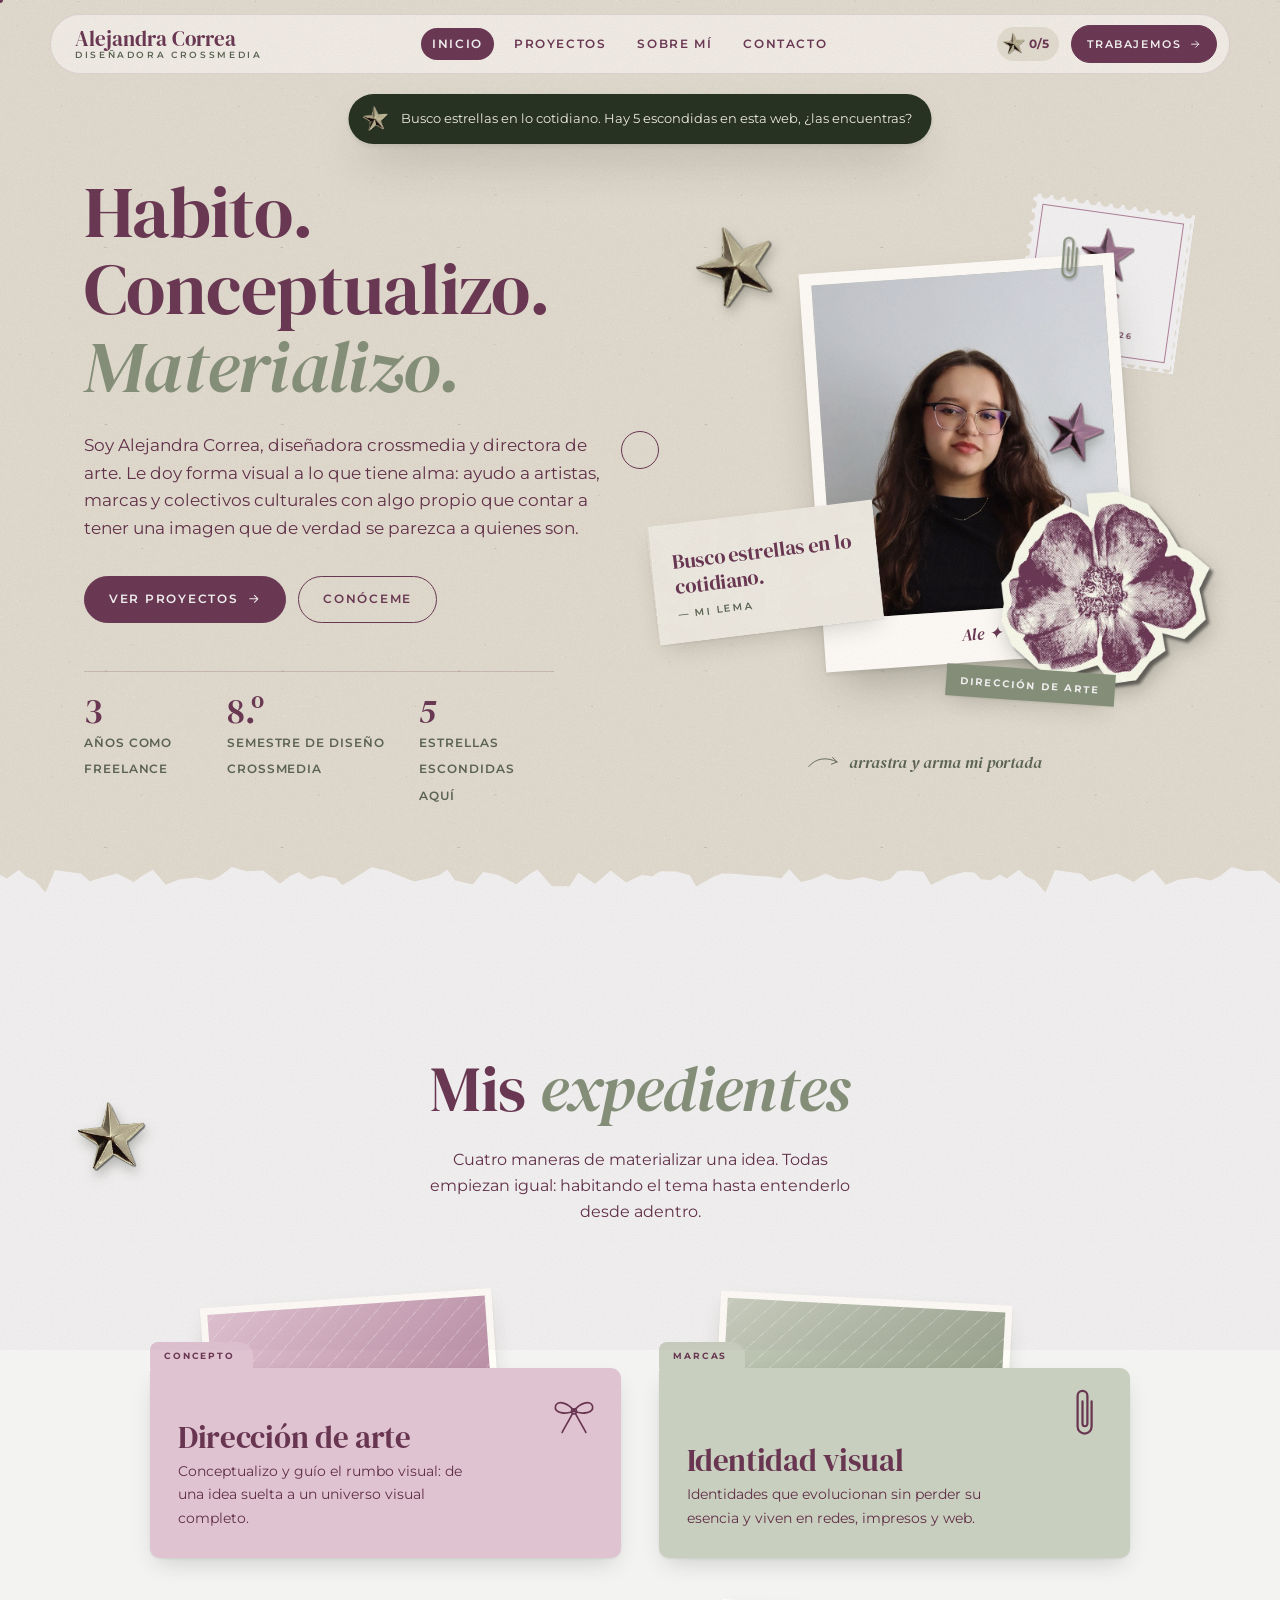
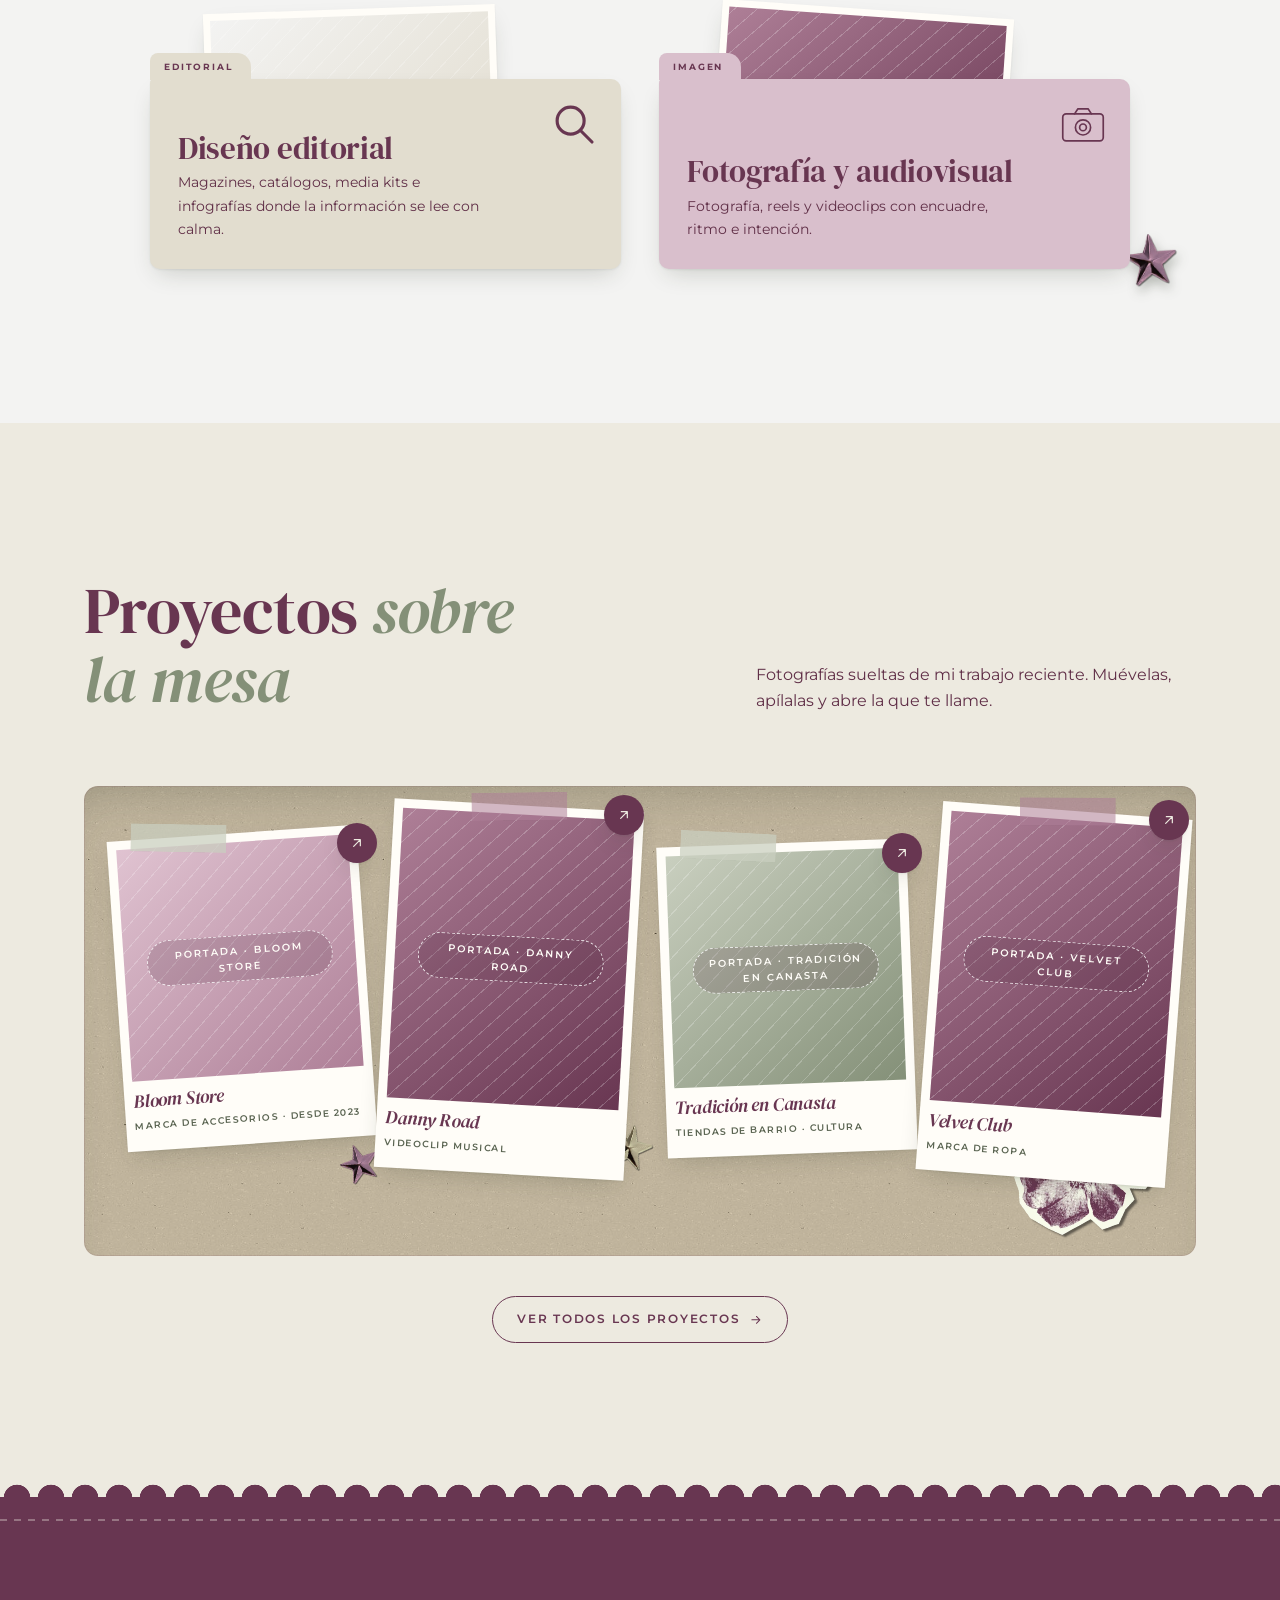
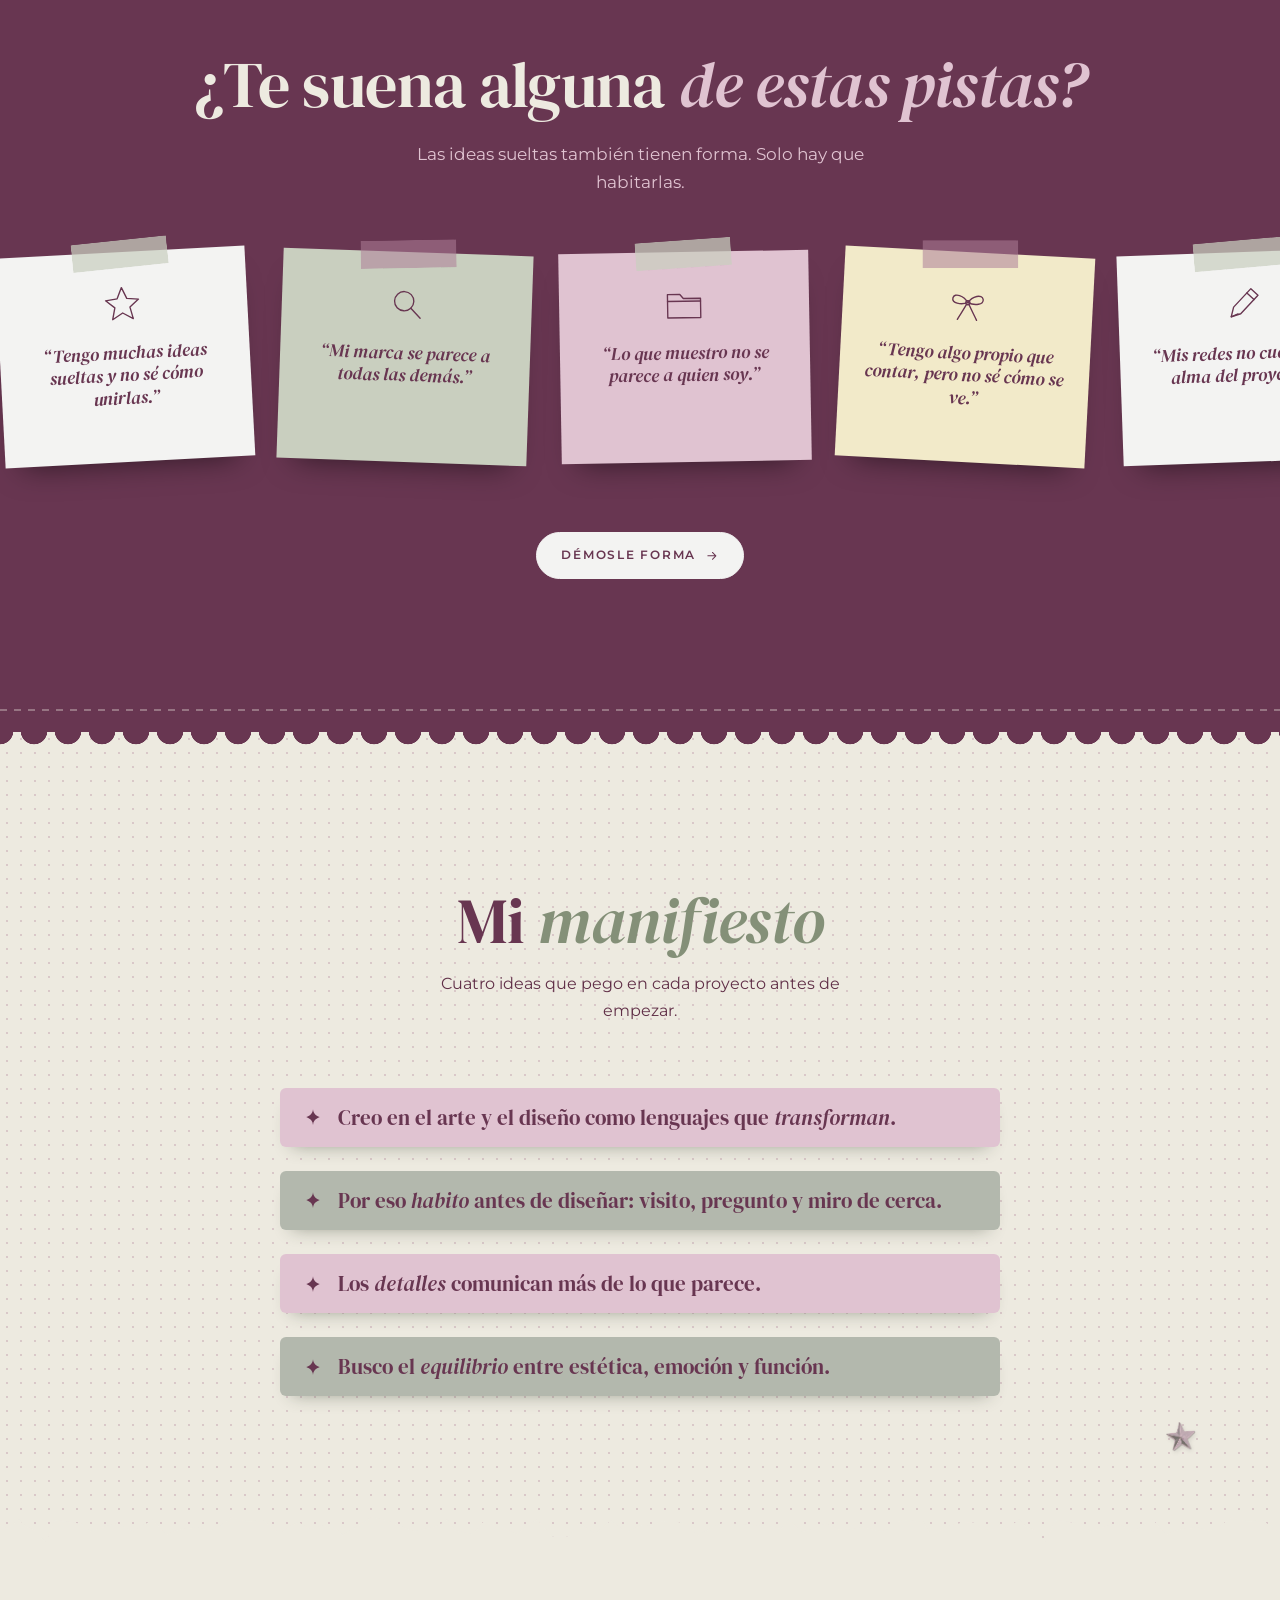
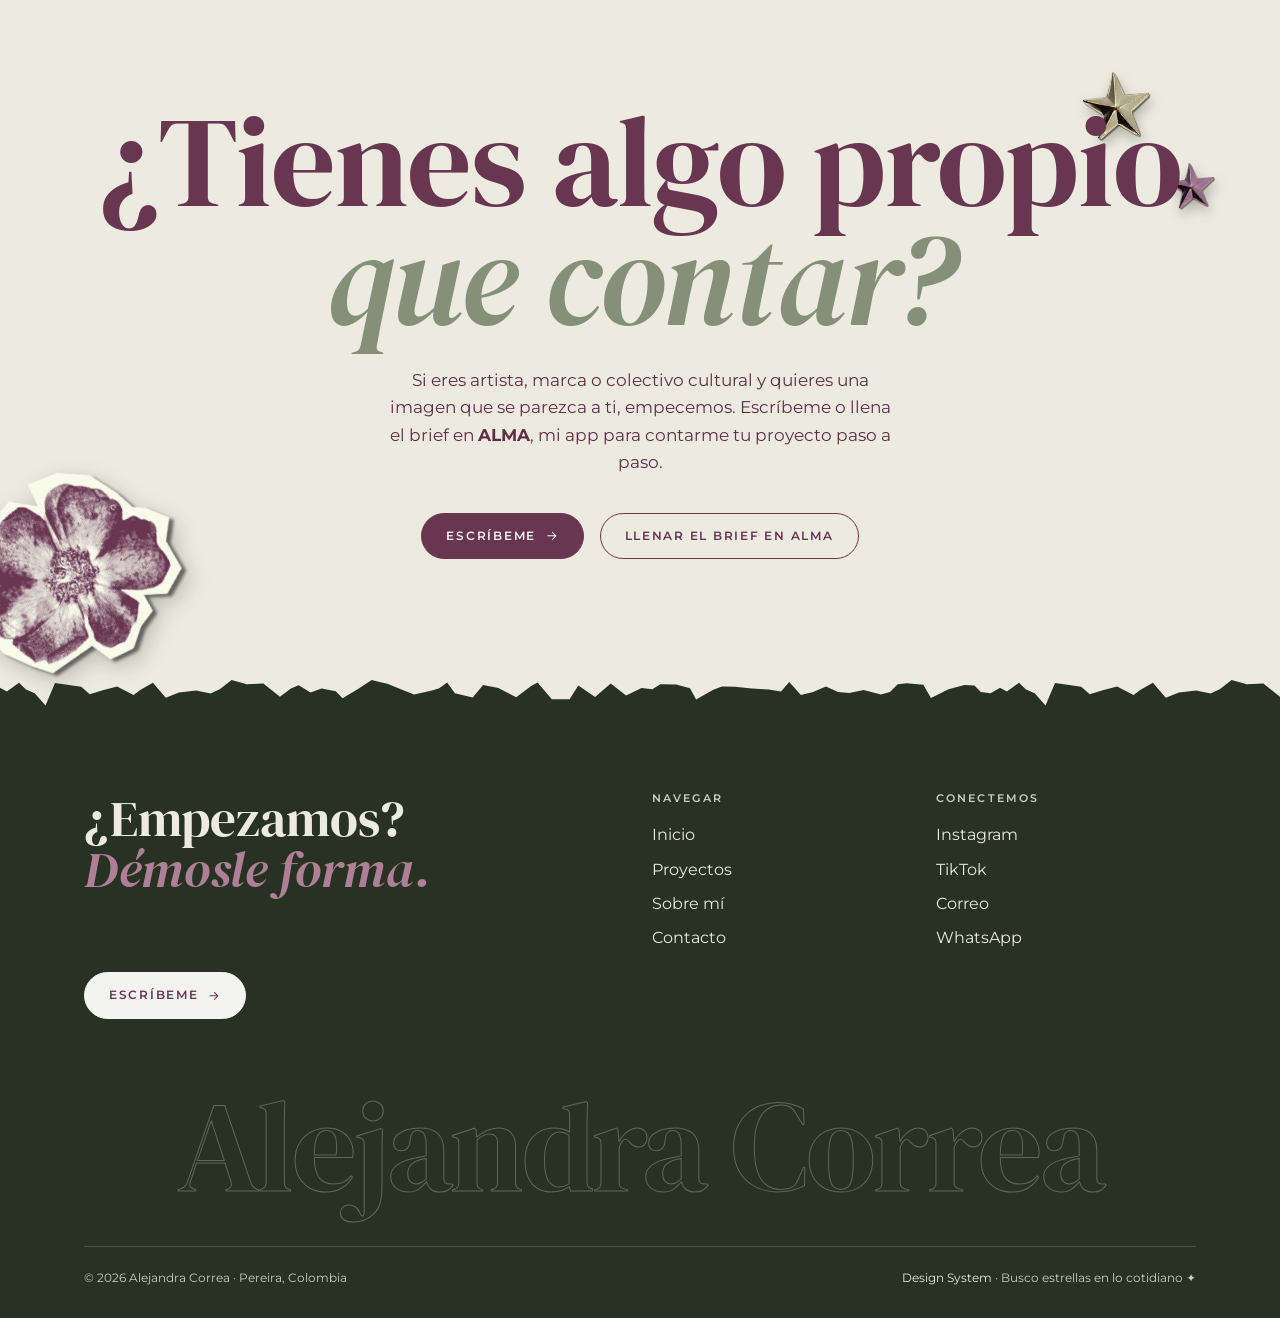
<file: index.html>
<!DOCTYPE html>
<html lang="es">
<head>
  <meta charset="UTF-8">
  <meta name="viewport" content="width=device-width, initial-scale=1">
  <title>Alejandra Correa · Diseñadora Crossmedia</title>
  <meta name="description" content="Portafolio de Alejandra Correa, diseñadora crossmedia de Pereira. Habito, conceptualizo y materializo: dirección de arte, identidad visual, diseño editorial, fotografía y audiovisual para artistas, marcas y colectivos culturales.">
  <meta property="og:type" content="website">
  <meta property="og:locale" content="es_CO">
  <meta property="og:site_name" content="Alejandra Correa · Portafolio">
  <meta property="og:title" content="Alejandra Correa · Diseñadora Crossmedia">
  <meta property="og:description" content="Portafolio de Alejandra Correa, diseñadora crossmedia de Pereira. Habito, conceptualizo y materializo: dirección de arte, identidad visual, diseño editorial, fotografía y audiovisual para artistas, marcas y colectivos culturales.">
  <meta name="twitter:card" content="summary">
  <meta name="author" content="Alejandra Correa">
  <meta name="theme-color" content="#683651">
  <link rel="icon" href="assets/estrella-mora.webp">
  <link rel="preload" href="assets/fuentes/dm-serif-display-latin-400-normal.woff2" as="font" type="font/woff2" crossorigin>
  <!-- Framework CSS: Bootstrap 5.3 (solo grilla y utilidades) -->
  <link rel="stylesheet" href="assets/vendor/bootstrap/bootstrap-grid.min.css">
  <link rel="stylesheet" href="assets/vendor/bootstrap/bootstrap-utilities.min.css">
  <!-- Design System: tokens → base → átomos → moléculas → organismos → plantillas -->
  <link rel="stylesheet" href="css/01-tokens.css">
  <link rel="stylesheet" href="css/02-base.css">
  <link rel="stylesheet" href="css/03-atomos.css">
  <link rel="stylesheet" href="css/04-moleculas.css">
  <link rel="stylesheet" href="css/05-organismos.css">
  <link rel="stylesheet" href="css/06-plantillas.css">
</head>
<body data-pagina="inicio">
<a class="visually-hidden-focusable saltar" href="#contenido">Saltar al contenido</a>
<main id="contenido" tabindex="-1">

  <!-- ================= HERO ================= -->
  <section class="hero">
    <div class="contenedor hero__grid">
    <div class="row align-items-center gy-5">
      <div class="col-12 col-lg-6"><div>
        <h1 class="titulo-anim hero__titulo"><span class="linea">Habito.</span> <span class="linea">Conceptualizo.</span> <span class="linea"><em>Materializo.</em></span></h1>
        <p class="lead" data-anim="subir" style="--d:.5s">Soy Alejandra Correa, diseñadora crossmedia y directora de arte. Le doy forma visual a lo que tiene alma: ayudo a artistas, marcas y colectivos culturales con algo propio que contar a tener una imagen que de verdad se parezca a quienes son.</p>
        <div class="hero__acciones" data-anim="subir" style="--d:.65s">
          <a class="btn" href="proyectos.html">Ver proyectos <svg viewBox="0 0 24 24" fill="none" stroke="currentColor" stroke-width="1.8" stroke-linecap="round" stroke-linejoin="round"><path d="M5 12h14M13 6l6 6-6 6"/></svg></a>
          <a class="btn btn--linea" href="sobre-mi.html">Conóceme</a>
        </div>
        <div class="hero__datos" data-anim="subir" style="--d:.8s">
          <div><b>3</b><span>años como freelance</span></div>
          <div><b>8.º</b><span>semestre de Diseño Crossmedia</span></div>
          <div><b><em>5</em></b><span>estrellas escondidas aquí</span></div>
        </div>
      </div></div>

      <!-- collage arrastrable -->
      <div class="col-12 col-lg-6 d-flex justify-content-center justify-content-lg-end"><div class="collage" data-anim="escala" style="--d:.3s" aria-label="Collage interactivo: puedes arrastrar las piezas">
        <figure class="polaroid" data-arrastrable style="--r:-4deg">
          <svg class="clip" viewBox="0 0 40 80" fill="none" stroke="#849078" stroke-width="3.2" stroke-linecap="round" style="top:-22px;right:30px;transform:rotate(8deg)"><path d="M28 22v36a10 10 0 01-20 0V14a7 7 0 0114 0v40a3.5 3.5 0 01-7 0V22"/></svg>
          <div class="ph ph--salvia" data-label="Tu foto aquí"><img src="assets/fotos/ale.webp" alt="Alejandra Correa" style="object-position:50% 34%" draggable="false"></div>
          <figcaption>Ale ✦</figcaption>
        </figure>
        <div class="sello sello-c" data-arrastrable>
          <div class="sello__in"><img src="assets/estrella-mora.webp" alt=""><b>AC</b><span>Pereira · 26</span></div>
        </div>
        <div class="papel-nota" data-arrastrable>Busco estrellas en lo cotidiano.<small>— Mi lema</small></div>
        <div class="flor-c" data-arrastrable><img src="assets/flor.webp" alt="Flor recortada" draggable="false"></div>
        <div class="etiqueta-c" data-arrastrable>Dirección de arte</div>
        <div class="estrella-c" data-arrastrable style="left:8%;top:4%;--r:-14deg;transform:rotate(-14deg)"><img src="assets/estrella-oro.webp" alt="" draggable="false"></div>
        <div class="estrella-c" data-arrastrable style="left:72%;top:36%;width:11%;--r:20deg;transform:rotate(20deg)"><img src="assets/estrella-mora.webp" alt="" draggable="false"></div>
        <p class="pista-arrastrar"><svg viewBox="0 0 60 30" fill="none" stroke="currentColor" stroke-width="1.6" stroke-linecap="round"><path d="M4 22c12-14 30-18 50-8M46 6l8 8-10 4"/></svg> arrastra y arma mi portada</p>
      </div></div>
    </div>
    </div>
  </section>

  <!-- ================= SERVICIOS ================= -->
  <section class="seccion seccion--clara corte-top" style="--corte:var(--crema-claro)">
    <div class="contenedor">
      <div class="seccion__cabeza centrado" style="flex-direction:column;align-items:center;text-align:center">
        <h2 class="titulo-anim" style="max-width:none">Mis <em>expedientes</em></h2>
        <p data-anim="subir">Cuatro maneras de materializar una idea. Todas empiezan igual: habitando el tema hasta entenderlo desde adentro.</p>
      </div>
      <div class="carpetas">
        <a class="carpeta" href="proyectos.html" data-anim="caer" style="--d:0s">
          <div class="carpeta__foto recorte" style="--r:-4deg"><div class="ph ph--mora" data-label="Foto · dirección de arte"></div></div>
          <div class="carpeta__cuerpo" data-pestana="Concepto">
            <svg class="carpeta__icono" viewBox="0 0 64 64" fill="none" stroke="#683651" stroke-width="2" stroke-linecap="round" stroke-linejoin="round"><path d="M32 30c-6-10-20-14-22-6s12 10 22 6zM32 30c6-10 20-14 22-6s-12 10-22 6z"/><circle cx="32" cy="30" r="3"/><path d="M30 33c-4 8-9 16-12 22M34 33c4 8 9 16 12 22"/></svg>
            <h3>Dirección de arte</h3>
            <p>Conceptualizo y guío el rumbo visual: de una idea suelta a un universo visual completo.</p>
          </div>
        </a>
        <a class="carpeta carpeta--salvia" href="proyectos.html" data-anim="caer" style="--d:.12s">
          <div class="carpeta__foto recorte" style="--r:3deg"><div class="ph ph--salvia" data-label="Foto · identidad"></div></div>
          <div class="carpeta__cuerpo" data-pestana="Marcas">
            <svg class="carpeta__icono" viewBox="0 0 40 80" fill="none" stroke="#683651" stroke-width="3.2" stroke-linecap="round" style="width:28px;right:30px"><path d="M28 22v36a10 10 0 01-20 0V14a7 7 0 0114 0v40a3.5 3.5 0 01-7 0V22"/></svg>
            <h3>Identidad visual</h3>
            <p>Identidades que evolucionan sin perder su esencia y viven en redes, impresos y web.</p>
          </div>
        </a>
        <a class="carpeta carpeta--crema" href="proyectos.html" data-anim="caer" style="--d:.2s">
          <div class="carpeta__foto recorte" style="--r:-2deg"><div class="ph ph--crema" data-label="Foto · editorial"></div></div>
          <div class="carpeta__cuerpo" data-pestana="Editorial">
            <svg class="carpeta__icono" viewBox="0 0 24 24" fill="none" stroke="#683651" stroke-width="1.4" stroke-linecap="round"><circle cx="10.5" cy="10.5" r="6"/><path d="M15 15l5 5"/></svg>
            <h3>Diseño editorial</h3>
            <p>Magazines, catálogos, media kits e infografías donde la información se lee con calma.</p>
          </div>
        </a>
        <a class="carpeta carpeta--mora" href="proyectos.html" data-anim="caer" style="--d:.3s">
          <div class="carpeta__foto recorte" style="--r:4deg"><div class="ph ph--ciruela" data-label="Foto · audiovisual"></div></div>
          <div class="carpeta__cuerpo" data-pestana="Imagen">
            <svg class="carpeta__icono" viewBox="0 0 64 64" fill="none" stroke="#683651" stroke-width="2" stroke-linecap="round" stroke-linejoin="round"><rect x="8" y="20" width="48" height="32" rx="4"/><path d="M22 20l4-6h12l4 6"/><circle cx="32" cy="36" r="9"/><circle cx="32" cy="36" r="4"/></svg>
            <h3>Fotografía y audiovisual</h3>
            <p>Fotografía, reels y videoclips con encuadre, ritmo e intención.</p>
          </div>
        </a>
      </div>
    </div>
    <img class="estrella" src="assets/estrella-oro.webp" alt="" style="left:6%;top:18%" data-parallax="1.2" data-girar=".06">
    <img class="estrella" src="assets/estrella-mora.webp" alt="" style="right:8%;bottom:12%;width:54px" data-parallax="-.8" data-girar="-.05">
  </section>

  <!-- ================= PROYECTOS (mesa de fotografías) ================= -->
  <section class="seccion">
    <div class="contenedor">
      <div class="seccion__cabeza">
        <h2 class="titulo-anim">Proyectos <em>sobre la mesa</em></h2>
        <p data-anim="subir">Fotografías sueltas de mi trabajo reciente. Muévelas, apílalas y abre la que te llame.</p>
      </div>
      <div class="mesa mesa--inicio" id="mesa-inicio" data-anim="subir" aria-label="Mesa de trabajo: arrastra las fotografías">
        <img class="mesa__deco" src="assets/flor.webp" alt="" style="right:3%;bottom:4%;width:150px;transform:rotate(-12deg)">
        <img class="mesa__deco" src="assets/estrella-oro.webp" alt="" style="left:47%;top:72%;width:46px;transform:rotate(18deg)">
        <img class="mesa__deco" src="assets/estrella-mora.webp" alt="" style="left:23%;top:76%;width:40px;transform:rotate(-14deg)">
      </div>
      <div class="centrado" style="text-align:center;margin-top:40px" data-anim="subir">
        <a class="btn btn--linea" href="proyectos.html">Ver todos los proyectos <svg viewBox="0 0 24 24" fill="none" stroke="currentColor" stroke-width="1.8" stroke-linecap="round" stroke-linejoin="round"><path d="M5 12h14M13 6l6 6-6 6"/></svg></a>
      </div>
    </div>
  </section>

  <!-- ================= SECCIÓN OSCURA ================= -->
  <section class="seccion oscura feston-top feston-bottom" style="--feston:var(--ciruela)">
    <div class="contenedor centrado" style="text-align:center">
      <h2 class="titulo-anim">¿Te suena alguna <em>de estas pistas?</em></h2>
      <p class="lead" data-anim="subir" style="margin:22px auto 0;color:var(--mora-claro)">Las ideas sueltas también tienen forma. Solo hay que habitarlas.</p>
    </div>
    <div class="notas-banda">
      <div class="notas">
        <div class="nota" style="--r:-3deg"><span class="cinta"></span><svg viewBox="0 0 64 64" fill="none" stroke="currentColor" stroke-width="2" stroke-linejoin="round"><path d="M32 8l7 16 17 2-13 11 4 17-15-9-15 9 4-17L8 26l17-2z"/></svg><p>“Tengo muchas ideas sueltas y no sé cómo unirlas.”</p></div>
        <div class="nota" style="--r:2deg"><span class="cinta cinta--mora"></span><svg viewBox="0 0 64 64" fill="none" stroke="currentColor" stroke-width="2" stroke-linecap="round"><circle cx="28" cy="28" r="14"/><path d="M38 38l14 14"/></svg><p>“Mi marca se parece a todas las demás.”</p></div>
        <div class="nota" style="--r:-1deg"><span class="cinta"></span><svg viewBox="0 0 64 64" fill="none" stroke="currentColor" stroke-width="2" stroke-linecap="round" stroke-linejoin="round"><path d="M8 18h18l5 6h25v28H8z"/><path d="M8 28h48"/></svg><p>“Lo que muestro no se parece a quien soy.”</p></div>
        <div class="nota" style="--r:3deg"><span class="cinta cinta--mora"></span><svg viewBox="0 0 64 64" fill="none" stroke="currentColor" stroke-width="2" stroke-linecap="round" stroke-linejoin="round"><path d="M32 30c-6-10-20-14-22-6s12 10 22 6zM32 30c6-10 20-14 22-6s-12 10-22 6z"/><circle cx="32" cy="30" r="3"/><path d="M30 33c-4 8-9 16-12 22M34 33c4 8 9 16 12 22"/></svg><p>“Tengo algo propio que contar, pero no sé cómo se ve.”</p></div>
        <div class="nota" style="--r:-2deg"><span class="cinta"></span><svg viewBox="0 0 64 64" fill="none" stroke="currentColor" stroke-width="2" stroke-linecap="round" stroke-linejoin="round"><path d="M14 50l4-14 26-26 10 10-26 26z"/><path d="M38 16l10 10M14 50l10-4"/></svg><p>“Mis redes no cuentan el alma del proyecto.”</p></div>
        <div class="nota" style="--r:2deg"><span class="cinta cinta--mora"></span><svg viewBox="0 0 64 64" fill="none" stroke="currentColor" stroke-width="2" stroke-linecap="round" stroke-linejoin="round"><rect x="8" y="20" width="48" height="32" rx="4"/><path d="M22 20l4-6h12l4 6"/><circle cx="32" cy="36" r="9"/></svg><p>“Quiero una imagen que dure, no una que pase de moda.”</p></div>
      </div>
    </div>
    <div class="centrado" style="text-align:center" data-anim="subir">
      <a class="btn btn--crema" href="contacto.html">Démosle forma <svg viewBox="0 0 24 24" fill="none" stroke="currentColor" stroke-width="1.8" stroke-linecap="round" stroke-linejoin="round"><path d="M5 12h14M13 6l6 6-6 6"/></svg></a>
    </div>
  </section>

  <!-- ================= MANIFIESTO ================= -->
  <section class="seccion manifiesto-inicio">
    <div class="contenedor">
      <div class="manifiesto-inicio__cabeza">
        <h2 class="titulo-anim">Mi <em>manifiesto</em></h2>
        <p data-anim="subir">Cuatro ideas que pego en cada proyecto antes de empezar.</p>
      </div>
      <ol class="barras-manifiesto">
        <li class="barra-manifiesto" data-anim="barra" style="--d:0.00s"><svg class="barra-manifiesto__destello" viewBox="0 0 24 24" aria-hidden="true"><path d="M12 1.5c.6 5.4 3.1 8 9 10.5-5.9 2.5-8.4 5.1-9 10.5-.6-5.4-3.1-8-9-10.5 5.9-2.5 8.4-5.1 9-10.5z"/></svg><p>Creo en el arte y el diseño como lenguajes que <em>transforman</em>.</p></li>
        <li class="barra-manifiesto barra-manifiesto--salvia" data-anim="barra" style="--d:0.12s"><svg class="barra-manifiesto__destello" viewBox="0 0 24 24" aria-hidden="true"><path d="M12 1.5c.6 5.4 3.1 8 9 10.5-5.9 2.5-8.4 5.1-9 10.5-.6-5.4-3.1-8-9-10.5 5.9-2.5 8.4-5.1 9-10.5z"/></svg><p>Por eso <em>habito</em> antes de diseñar: visito, pregunto y miro de cerca.</p></li>
        <li class="barra-manifiesto" data-anim="barra" style="--d:0.24s"><svg class="barra-manifiesto__destello" viewBox="0 0 24 24" aria-hidden="true"><path d="M12 1.5c.6 5.4 3.1 8 9 10.5-5.9 2.5-8.4 5.1-9 10.5-.6-5.4-3.1-8-9-10.5 5.9-2.5 8.4-5.1 9-10.5z"/></svg><p>Los <em>detalles</em> comunican más de lo que parece.</p></li>
        <li class="barra-manifiesto barra-manifiesto--salvia" data-anim="barra" style="--d:0.36s"><svg class="barra-manifiesto__destello" viewBox="0 0 24 24" aria-hidden="true"><path d="M12 1.5c.6 5.4 3.1 8 9 10.5-5.9 2.5-8.4 5.1-9 10.5-.6-5.4-3.1-8-9-10.5 5.9-2.5 8.4-5.1 9-10.5z"/></svg><p>Busco el <em>equilibrio</em> entre estética, emoción y función.</p></li>
      </ol>
      <button class="estrella-oculta" data-id="inicio" data-color="mora" style="right:var(--pad);bottom:-56px"></button>
    </div>
  </section>

  <!-- ================= CIERRE ================= -->
  <section class="seccion cierre corte-top" style="--corte:var(--crema)">
    <div class="contenedor">
      <h2 class="titulo-anim">¿Tienes algo propio <em>que contar?</em></h2>
      <p class="lead" data-anim="subir">Si eres artista, marca o colectivo cultural y quieres una imagen que se parezca a ti, empecemos. Escríbeme o llena el brief en <b>ALMA</b>, mi app para contarme tu proyecto paso a paso.</p>
      <div class="d-flex flex-wrap justify-content-center gap-3" data-anim="subir">
        <a class="btn" href="contacto.html">Escríbeme <svg viewBox="0 0 24 24" fill="none" stroke="currentColor" stroke-width="1.8" stroke-linecap="round" stroke-linejoin="round"><path d="M5 12h14M13 6l6 6-6 6"/></svg></a>
        <a class="btn btn--linea" href="#" data-alma>Llenar el brief en ALMA</a>
      </div>
    </div>
    <img class="flor" src="assets/flor.webp" alt="" style="left:-30px;bottom:40px;transform:rotate(-18deg)" data-parallax=".6">
    <img class="estrella" src="assets/estrella-oro.webp" alt="" style="right:10%;top:16%" data-parallax="1" data-girar=".08">
    <img class="estrella" src="assets/estrella-mora.webp" alt="" style="right:5%;top:28%;width:48px" data-parallax="1.4" data-girar="-.1">
  </section>

</main>
<!-- Datos y núcleo -->
<script src="js/datos.js"></script>
<script src="js/nucleo.js"></script>
<!-- Átomos, base y moléculas -->
<script src="js/atomos/medio.js"></script>
<script src="js/base/animaciones.js"></script>
<script src="js/moleculas/lupa.js"></script>
<script src="js/moleculas/arrastrable.js"></script>
<script src="js/moleculas/tarjeta-proyecto.js"></script>
<!-- Organismos -->
<script src="js/organismos/estrellas.js"></script>
<script src="js/organismos/estructura.js"></script>
<script src="js/organismos/navegacion.js"></script>
<script src="js/organismos/transiciones.js"></script>
<script src="js/organismos/cursor.js"></script>
<script src="js/organismos/alma.js"></script>
<!-- Página -->
<script src="js/paginas/inicio.js"></script>
<script src="js/app.js"></script>
</body>
</html>
</file>
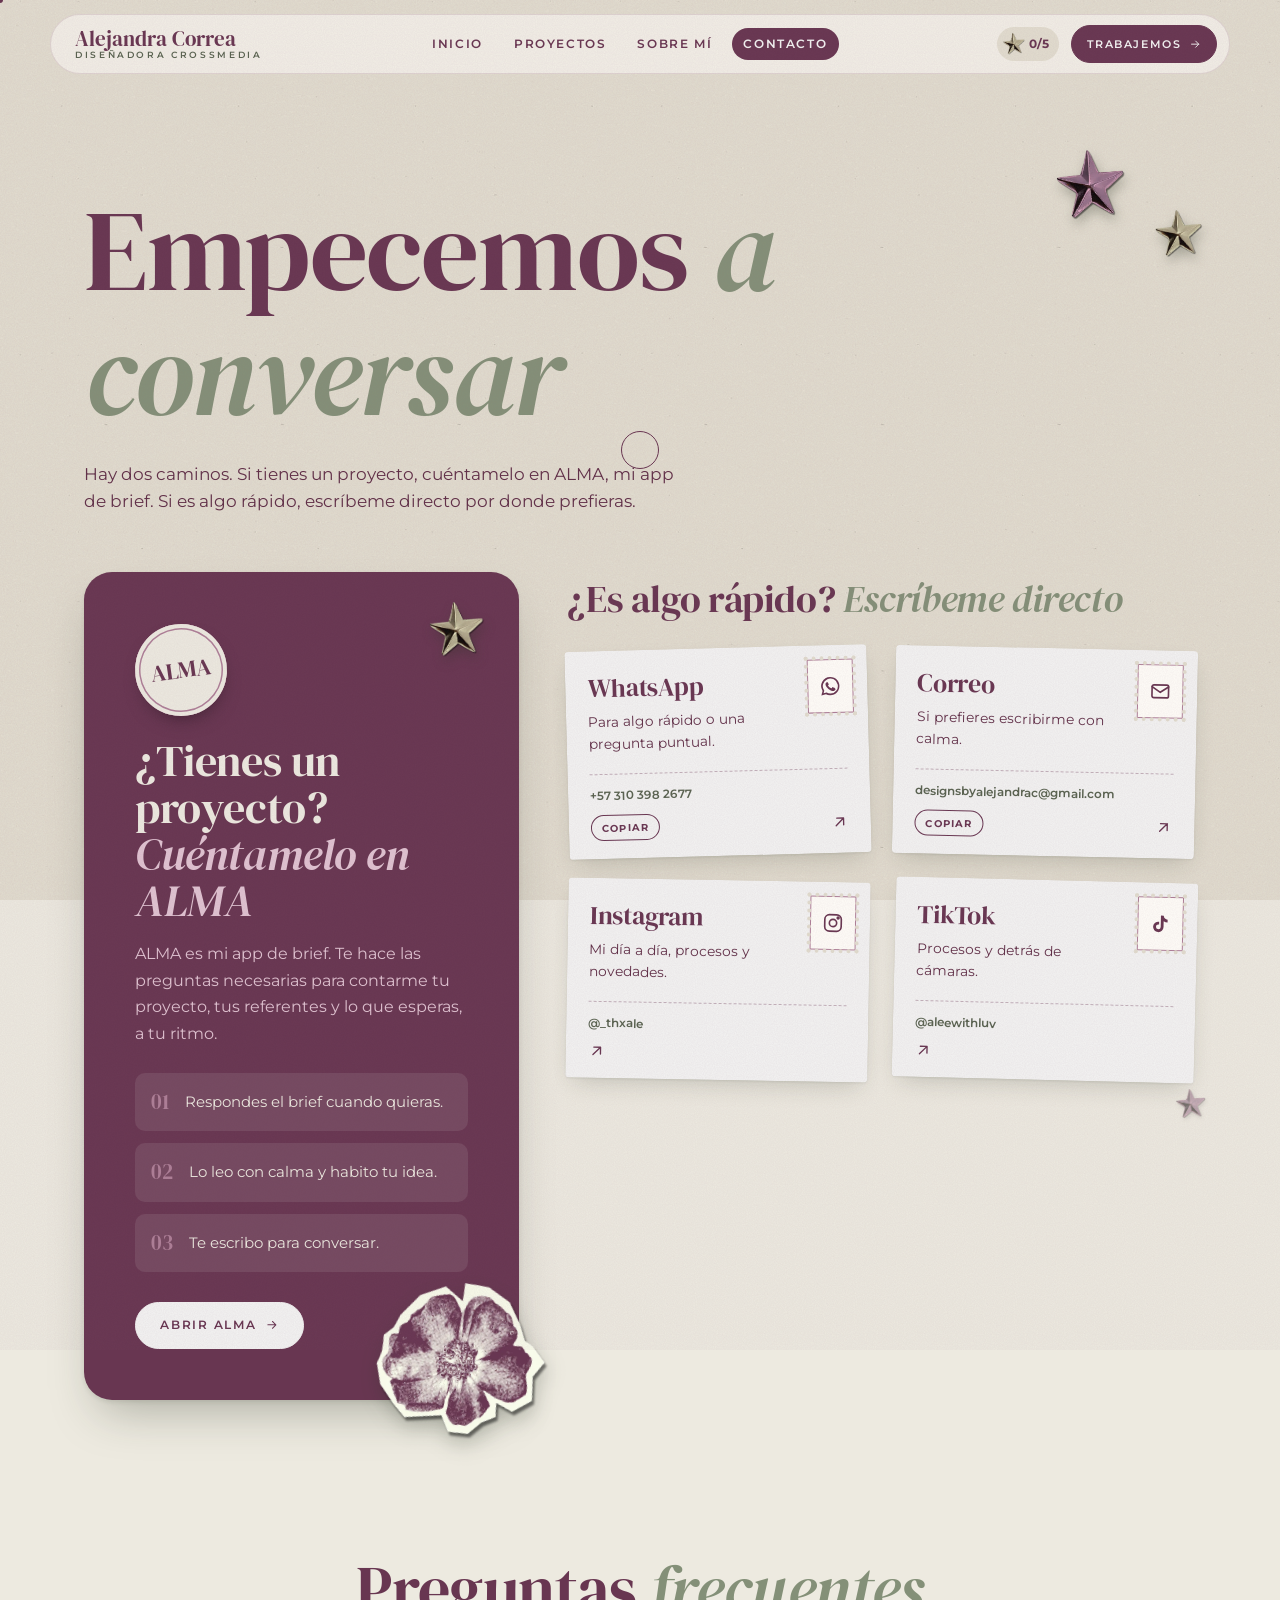
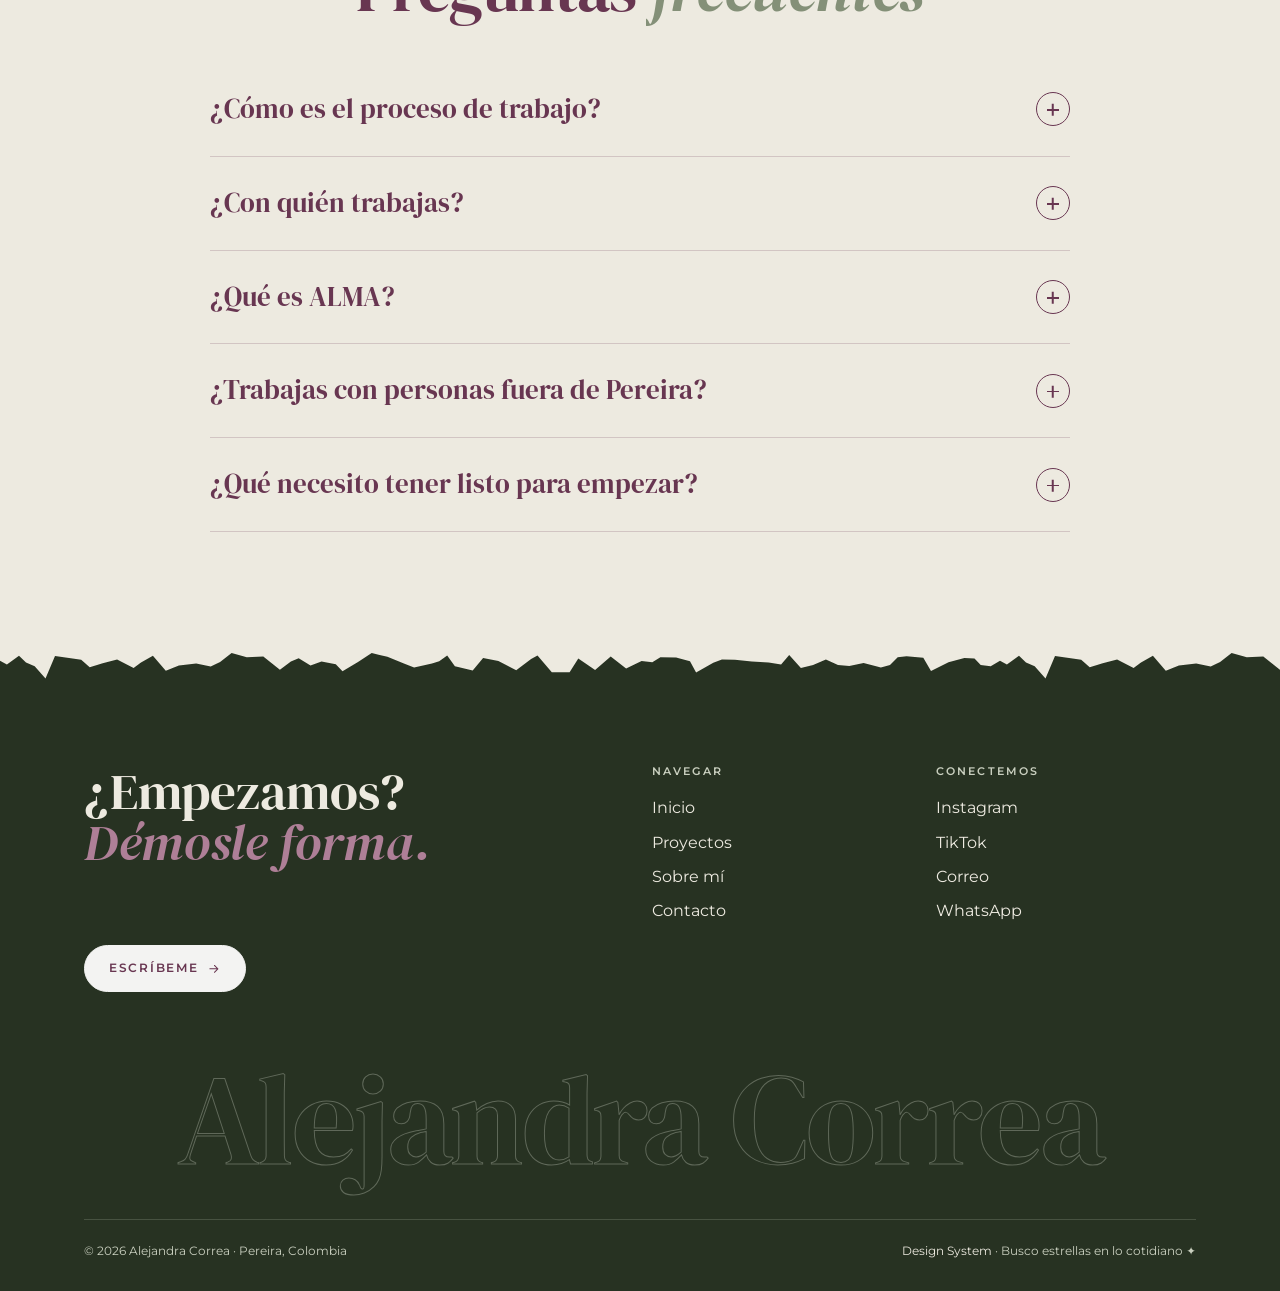
<file: contacto.html>
<!DOCTYPE html>
<html lang="es">
<head>
  <meta charset="UTF-8">
  <meta name="viewport" content="width=device-width, initial-scale=1">
  <title>Contacto · Alejandra Correa</title>
  <meta name="description" content="Escríbele a Alejandra Correa para tu próximo proyecto de marca, editorial, fotografía o audiovisual.">
  <meta property="og:type" content="website">
  <meta property="og:locale" content="es_CO">
  <meta property="og:site_name" content="Alejandra Correa · Portafolio">
  <meta property="og:title" content="Contacto · Alejandra Correa">
  <meta property="og:description" content="Escríbele a Alejandra Correa para tu próximo proyecto de marca, editorial, fotografía o audiovisual.">
  <meta name="twitter:card" content="summary">
  <meta name="author" content="Alejandra Correa">
  <meta name="theme-color" content="#683651">
  <link rel="icon" href="assets/estrella-mora.webp">
  <link rel="preload" href="assets/fuentes/dm-serif-display-latin-400-normal.woff2" as="font" type="font/woff2" crossorigin>
  <!-- Framework CSS: Bootstrap 5.3 (solo grilla y utilidades) -->
  <link rel="stylesheet" href="assets/vendor/bootstrap/bootstrap-grid.min.css">
  <link rel="stylesheet" href="assets/vendor/bootstrap/bootstrap-utilities.min.css">
  <!-- Design System: tokens → base → átomos → moléculas → organismos → plantillas -->
  <link rel="stylesheet" href="css/01-tokens.css">
  <link rel="stylesheet" href="css/02-base.css">
  <link rel="stylesheet" href="css/03-atomos.css">
  <link rel="stylesheet" href="css/04-moleculas.css">
  <link rel="stylesheet" href="css/05-organismos.css">
  <link rel="stylesheet" href="css/06-plantillas.css">
</head>
<body data-pagina="contacto">
<a class="visually-hidden-focusable saltar" href="#contenido">Saltar al contenido</a>
<main id="contenido" tabindex="-1">
  <section class="cabecera-pag" style="padding-bottom:40px">
    <div class="contenedor">
      <h1 class="titulo-anim">Empecemos <em>a conversar</em></h1>
      <p class="lead" data-anim="subir" style="--d:.3s">Hay dos caminos. Si tienes un proyecto, cuéntamelo en ALMA, mi app de brief. Si es algo rápido, escríbeme directo por donde prefieras.</p>
    </div>
    <img class="estrella" src="assets/estrella-mora.webp" alt="" style="right:12%;top:150px" data-parallax="1" data-girar=".1">
    <img class="estrella" src="assets/estrella-oro.webp" alt="" style="right:6%;top:210px;width:48px" data-parallax="1.5" data-girar="-.08">
  </section>

  <section class="contenedor caminos" style="padding-bottom:120px">
    <div class="row g-5 align-items-start">
    <!-- Camino 1: ALMA -->
    <div class="col-12 col-lg-5"><div class="camino-alma" data-anim="subir">
      <div class="camino-alma__sello">ALMA</div>
      <h2>¿Tienes un proyecto? <em>Cuéntamelo en ALMA</em></h2>
      <p>ALMA es mi app de brief. Te hace las preguntas necesarias para contarme tu proyecto, tus referentes y lo que esperas, a tu ritmo.</p>
      <ol class="camino-alma__pasos">
        <li><b>01</b>Respondes el brief cuando quieras.</li>
        <li><b>02</b>Lo leo con calma y habito tu idea.</li>
        <li><b>03</b>Te escribo para conversar.</li>
      </ol>
      <a class="btn btn--crema" href="#" data-alma>Abrir ALMA <svg viewBox="0 0 24 24" fill="none" stroke="currentColor" stroke-width="1.8" stroke-linecap="round" stroke-linejoin="round"><path d="M5 12h14M13 6l6 6-6 6"/></svg></a>
      <img class="flor" src="assets/flor.webp" alt="" style="right:-30px;bottom:-40px;width:170px;transform:rotate(14deg)">
      <img class="estrella" src="assets/estrella-oro.webp" alt="" style="right:34px;top:30px;width:56px" data-girar=".1">
    </div></div>

    <!-- Camino 2: directo -->
    <div class="col-12 col-lg-7"><div class="camino-directo" style="position:relative">
      <h2 class="camino-directo__titulo titulo-anim">¿Es algo rápido? <em>Escríbeme directo</em></h2>
      <div class="postales">
        <article class="postal" data-anim="caer" style="--r:-1.5deg;--d:0.00s">
          <a class="postal__enlace" data-c="whatsapp" target="_blank" rel="noopener" aria-label="WhatsApp"></a>
          <span class="postal__sello"><svg viewBox="0 0 24 24" fill="currentColor"><path d="M12 2a10 10 0 00-8.6 15.1L2 22l5-1.3A10 10 0 1012 2zm0 18.2a8.2 8.2 0 01-4.2-1.2l-.3-.2-3 .8.8-2.9-.2-.3A8.2 8.2 0 1112 20.2zm4.5-6.1c-.2-.1-1.5-.7-1.7-.8s-.4-.1-.6.1-.7.8-.8 1-.3.2-.5.1a6.7 6.7 0 01-3.3-2.9c-.2-.4.2-.4.7-1.3.1-.2 0-.3 0-.4l-.8-1.8c-.2-.5-.4-.4-.6-.4h-.5a1 1 0 00-.7.3 3 3 0 00-.9 2.2 5.2 5.2 0 001.1 2.7 11.8 11.8 0 004.5 4c1.7.7 2.3.8 3.2.6a2.7 2.7 0 001.8-1.2 2.2 2.2 0 00.1-1.2c0-.1-.2-.2-.4-.3z"/></svg></span>
          <h3>WhatsApp</h3>
          <p>Para algo rápido o una pregunta puntual.</p>
          <div class="postal__pie"><small></small><button class="postal__copiar" type="button" data-copiar="whatsapp">Copiar</button><svg class="postal__ir" viewBox="0 0 24 24" fill="none" stroke="currentColor" stroke-width="1.8" stroke-linecap="round" stroke-linejoin="round"><path d="M7 17L17 7M8 7h9v9"/></svg></div>
        </article>
        <article class="postal" data-anim="caer" style="--r:1.2deg;--d:0.08s">
          <a class="postal__enlace" data-c="correo" target="_blank" rel="noopener" aria-label="Correo"></a>
          <span class="postal__sello"><svg viewBox="0 0 24 24" fill="none" stroke="currentColor" stroke-width="1.8" stroke-linecap="round" stroke-linejoin="round"><rect x="3" y="5" width="18" height="14" rx="2"/><path d="M3 7l9 6 9-6"/></svg></span>
          <h3>Correo</h3>
          <p>Si prefieres escribirme con calma.</p>
          <div class="postal__pie"><small></small><button class="postal__copiar" type="button" data-copiar="correo">Copiar</button><svg class="postal__ir" viewBox="0 0 24 24" fill="none" stroke="currentColor" stroke-width="1.8" stroke-linecap="round" stroke-linejoin="round"><path d="M7 17L17 7M8 7h9v9"/></svg></div>
        </article>
        <article class="postal" data-anim="caer" style="--r:1deg;--d:0.16s">
          <a class="postal__enlace" data-c="instagram" target="_blank" rel="noopener" aria-label="Instagram"></a>
          <span class="postal__sello"><svg viewBox="0 0 24 24" fill="none" stroke="currentColor" stroke-width="1.8"><rect x="3" y="3" width="18" height="18" rx="5"/><circle cx="12" cy="12" r="4"/><circle cx="17.5" cy="6.5" r="1" fill="currentColor"/></svg></span>
          <h3>Instagram</h3>
          <p>Mi día a día, procesos y novedades.</p>
          <div class="postal__pie"><small></small><svg class="postal__ir" viewBox="0 0 24 24" fill="none" stroke="currentColor" stroke-width="1.8" stroke-linecap="round" stroke-linejoin="round"><path d="M7 17L17 7M8 7h9v9"/></svg></div>
        </article>
        <article class="postal" data-anim="caer" style="--r:-1deg;--d:0.24s">
          <a class="postal__enlace" data-c="behance" target="_blank" rel="noopener" aria-label="Behance"></a>
          <span class="postal__sello"><svg viewBox="0 0 24 24" fill="currentColor"><path d="M8.2 11.3c.9-.4 1.4-1.1 1.4-2.1C9.6 7.1 8 6.5 6.2 6.5H1.5v11h4.9c1.9 0 3.7-.9 3.7-3 0-1.4-.7-2.7-1.9-3.2zM3.7 8.3h2.1c.8 0 1.5.2 1.5 1.1s-.6 1.2-1.4 1.2H3.7zm2.4 7.4H3.7v-3.1h2.4c1 0 1.6.4 1.6 1.5s-.7 1.6-1.6 1.6zM15 7.4h5v1.2h-5zM22.5 13.6c0-2.4-1.4-4.3-3.9-4.3s-4 1.8-4 4.2 1.5 4.1 4 4.1c1.9 0 3.1-.8 3.7-2.6h-1.9c-.2.7-1 1-1.7 1-1.2 0-1.9-.7-1.9-1.9h5.7zm-5.7-1c.1-1 .7-1.6 1.7-1.6s1.5.6 1.6 1.6z"/></svg></span>
          <h3>Behance</h3>
          <p>Los proyectos completos, en grande.</p>
          <div class="postal__pie"><small></small><svg class="postal__ir" viewBox="0 0 24 24" fill="none" stroke="currentColor" stroke-width="1.8" stroke-linecap="round" stroke-linejoin="round"><path d="M7 17L17 7M8 7h9v9"/></svg></div>
        </article>
        <article class="postal" data-anim="caer" style="--r:1.4deg;--d:0.32s">
          <a class="postal__enlace" data-c="tiktok" target="_blank" rel="noopener" aria-label="TikTok"></a>
          <span class="postal__sello"><svg viewBox="0 0 24 24" fill="currentColor"><path d="M16.6 5.8A4.3 4.3 0 0115.5 3h-3.1v12.4a2.6 2.6 0 11-2.6-2.6c.3 0 .5 0 .8.1V9.8a5.7 5.7 0 104.9 5.6V9.1a7.3 7.3 0 004.3 1.4V7.4a4.3 4.3 0 01-3.2-1.6z"/></svg></span>
          <h3>TikTok</h3>
          <p>Procesos y detrás de cámaras.</p>
          <div class="postal__pie"><small></small><svg class="postal__ir" viewBox="0 0 24 24" fill="none" stroke="currentColor" stroke-width="1.8" stroke-linecap="round" stroke-linejoin="round"><path d="M7 17L17 7M8 7h9v9"/></svg></div>
        </article>
      </div>
      <button class="estrella-oculta" data-id="contacto" data-color="mora" style="right:-10px;bottom:-40px"></button>
    </div></div>
  </div>
    </section>

  <!-- ================= FAQ ================= -->
  <section class="seccion" style="padding-top:20px">
    <div class="contenedor">
      <div class="centrado" style="text-align:center;margin-bottom:40px">
        <h2 class="titulo-anim" style="margin-top:14px">Preguntas <em>frecuentes</em></h2>
      </div>
      <div class="faq" data-anim="subir">
        <details><summary>¿Cómo es el proceso de trabajo? <i></i></summary><div class="respuesta"><p>Son tres momentos. <b>Habito:</b> conversamos y conozco tu tema, tu lugar y a tu gente. <b>Conceptualizo:</b> te presento un concepto con referentes y moodboard. <b>Materializo:</b> cuando estamos de acuerdo, desarrollo las piezas en cada medio, con rondas de ajustes.</p></div></details>
        <details><summary>¿Con quién trabajas? <i></i></summary><div class="respuesta"><p>Con artistas, marcas y colectivos culturales que tienen algo propio que contar: música, moda, arte, cultura y proyectos rurales o de barrio.</p></div></details>
        <details><summary>¿Qué es ALMA? <i></i></summary><div class="respuesta"><p>Es mi app de brief. Te guía con preguntas para que me cuentes tu proyecto, tus referentes y lo que esperas. Así llegamos a la primera conversación con todo más claro.</p></div></details>
        <details><summary>¿Trabajas con personas fuera de Pereira? <i></i></summary><div class="respuesta"><p>Sí. Gran parte del proceso es digital, así que puedo acompañar proyectos de cualquier ciudad. Las sesiones de fotos y los rodajes presenciales se coordinan según la ubicación.</p></div></details>
        <details><summary>¿Qué necesito tener listo para empezar? <i></i></summary><div class="respuesta"><p>Una idea y ganas de contarla. El brief en ALMA te guía para ordenarla; si tienes referencias, fotos o textos, ayudan mucho, y si no, los construimos en el proceso.</p></div></details>
      </div>
    </div>
  </section>
</main>
<!-- Datos y núcleo -->
<script src="js/datos.js"></script>
<script src="js/nucleo.js"></script>
<!-- Átomos, base y moléculas -->
<script src="js/atomos/medio.js"></script>
<script src="js/base/animaciones.js"></script>
<script src="js/moleculas/lupa.js"></script>
<script src="js/moleculas/arrastrable.js"></script>
<script src="js/moleculas/tarjeta-proyecto.js"></script>
<!-- Organismos -->
<script src="js/organismos/estrellas.js"></script>
<script src="js/organismos/estructura.js"></script>
<script src="js/organismos/navegacion.js"></script>
<script src="js/organismos/transiciones.js"></script>
<script src="js/organismos/cursor.js"></script>
<script src="js/organismos/alma.js"></script>
<!-- Página -->
<script src="js/paginas/contacto.js"></script>
<script src="js/app.js"></script>
</body>
</html>
</file>
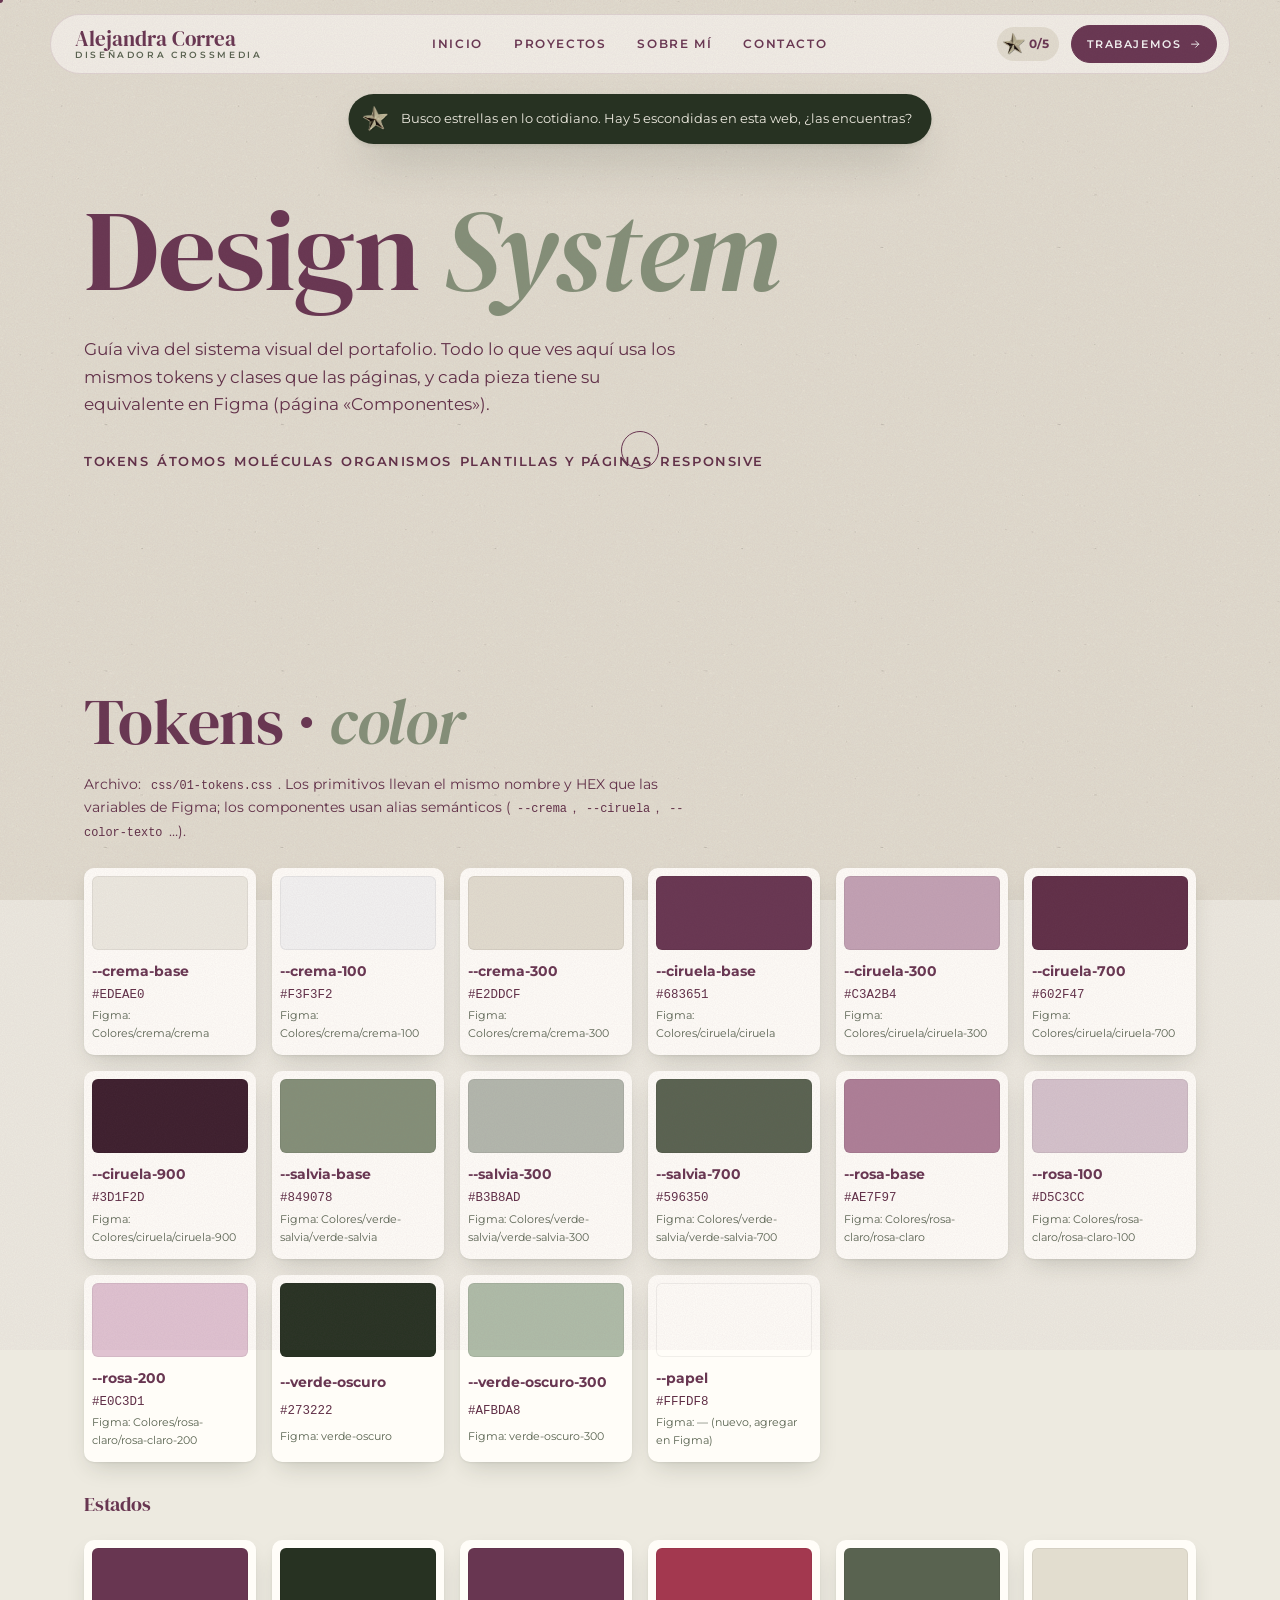
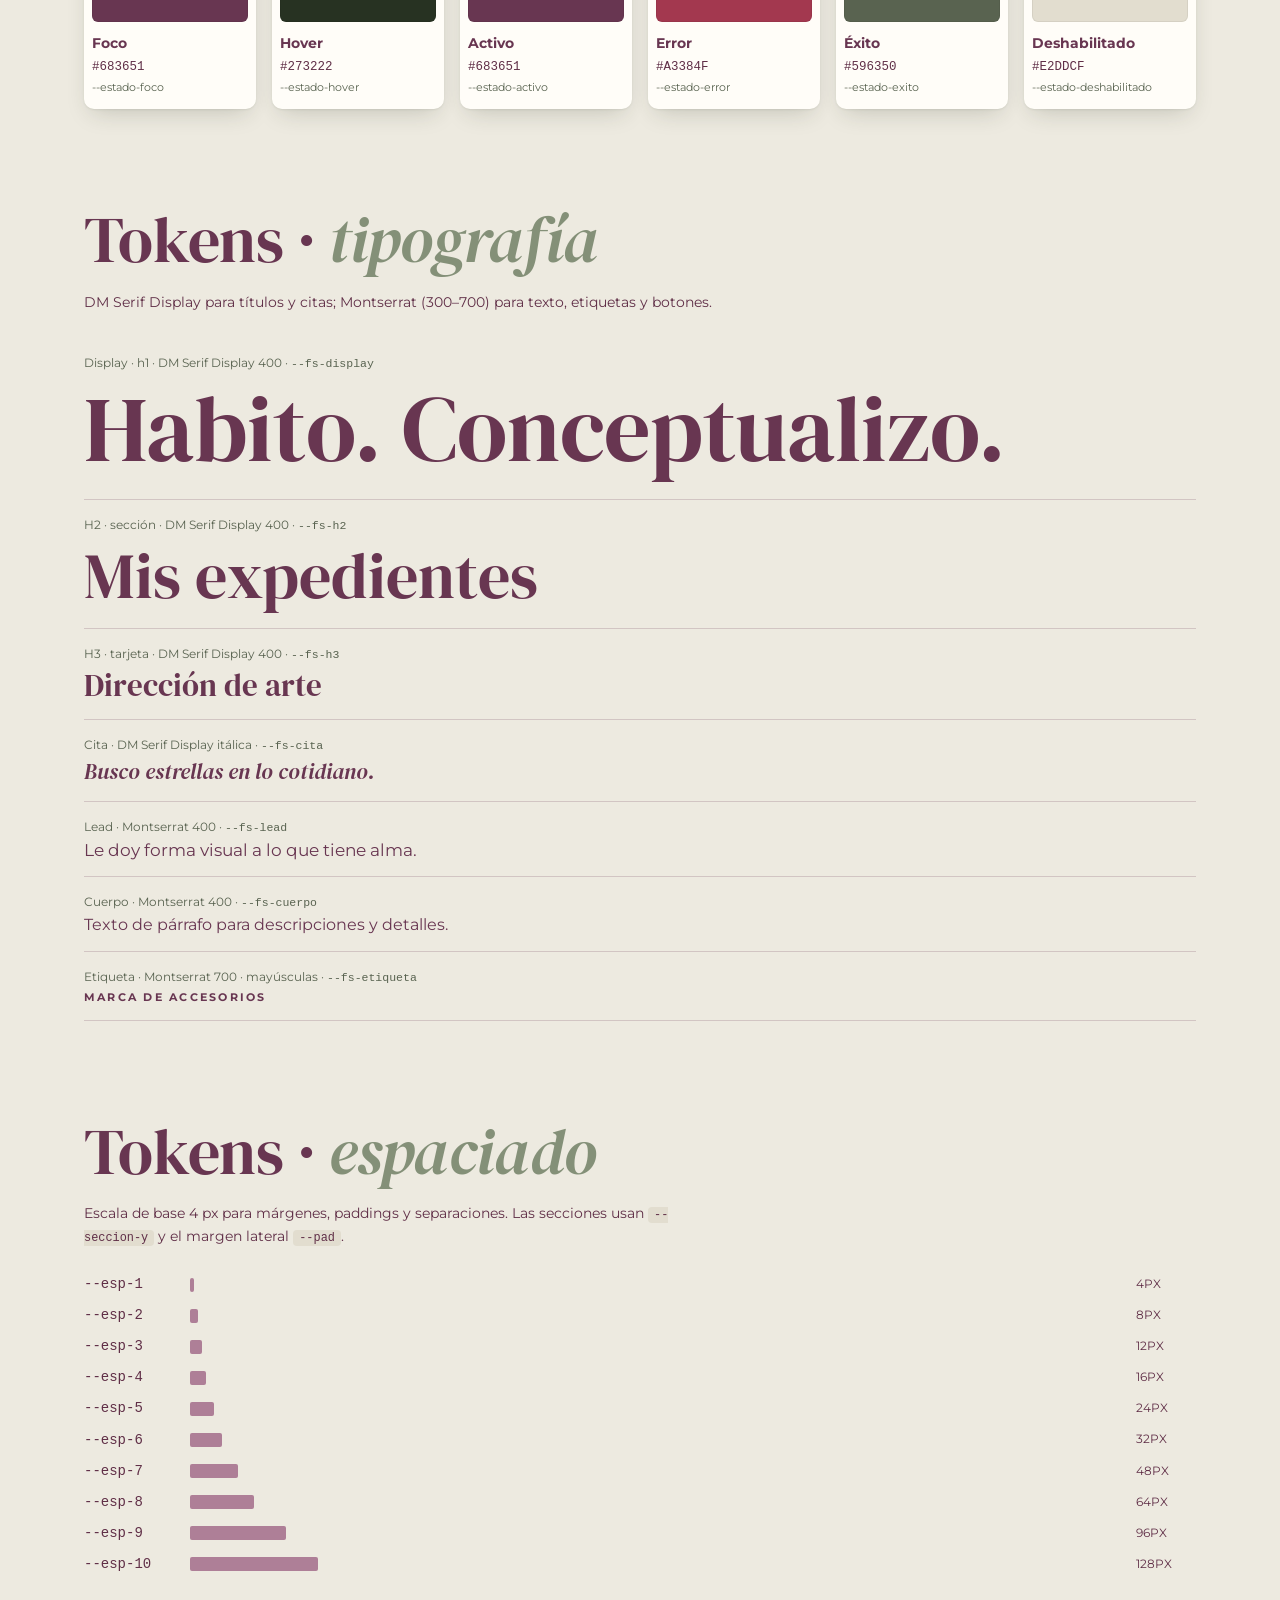
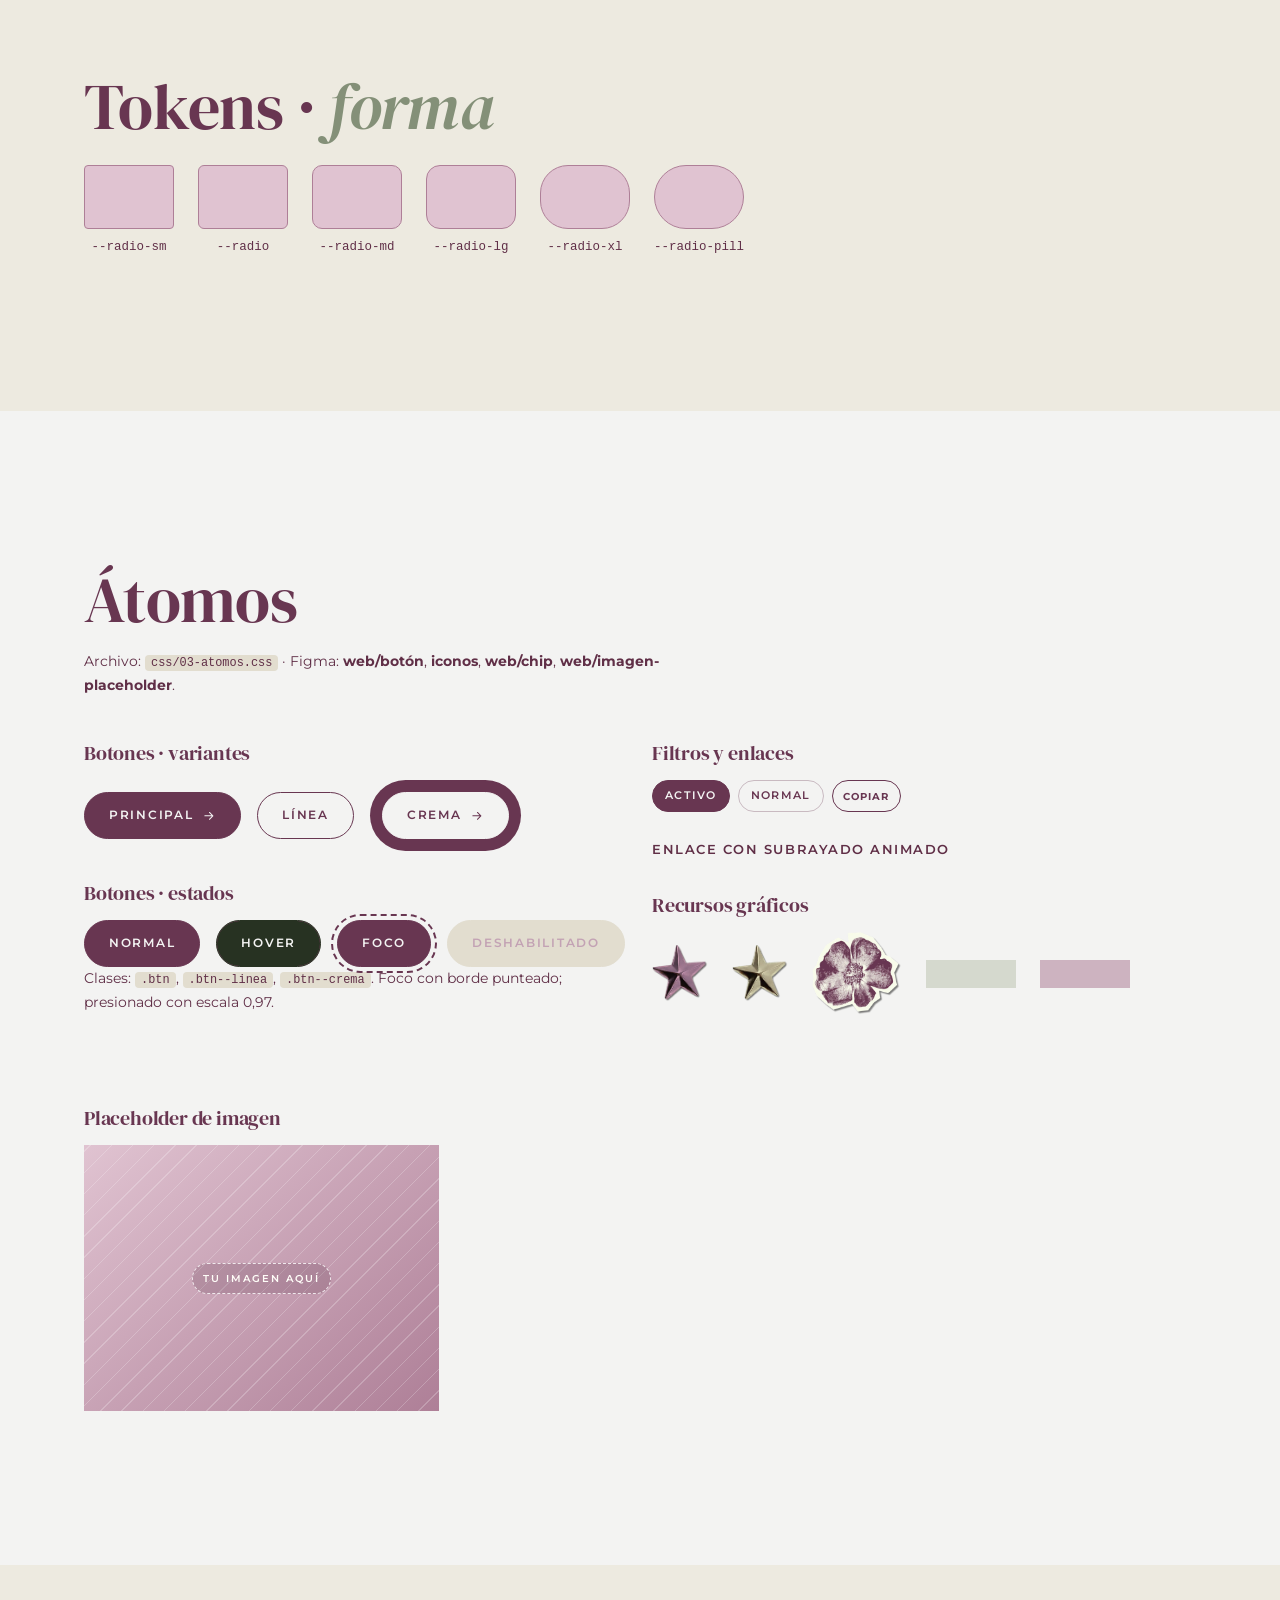
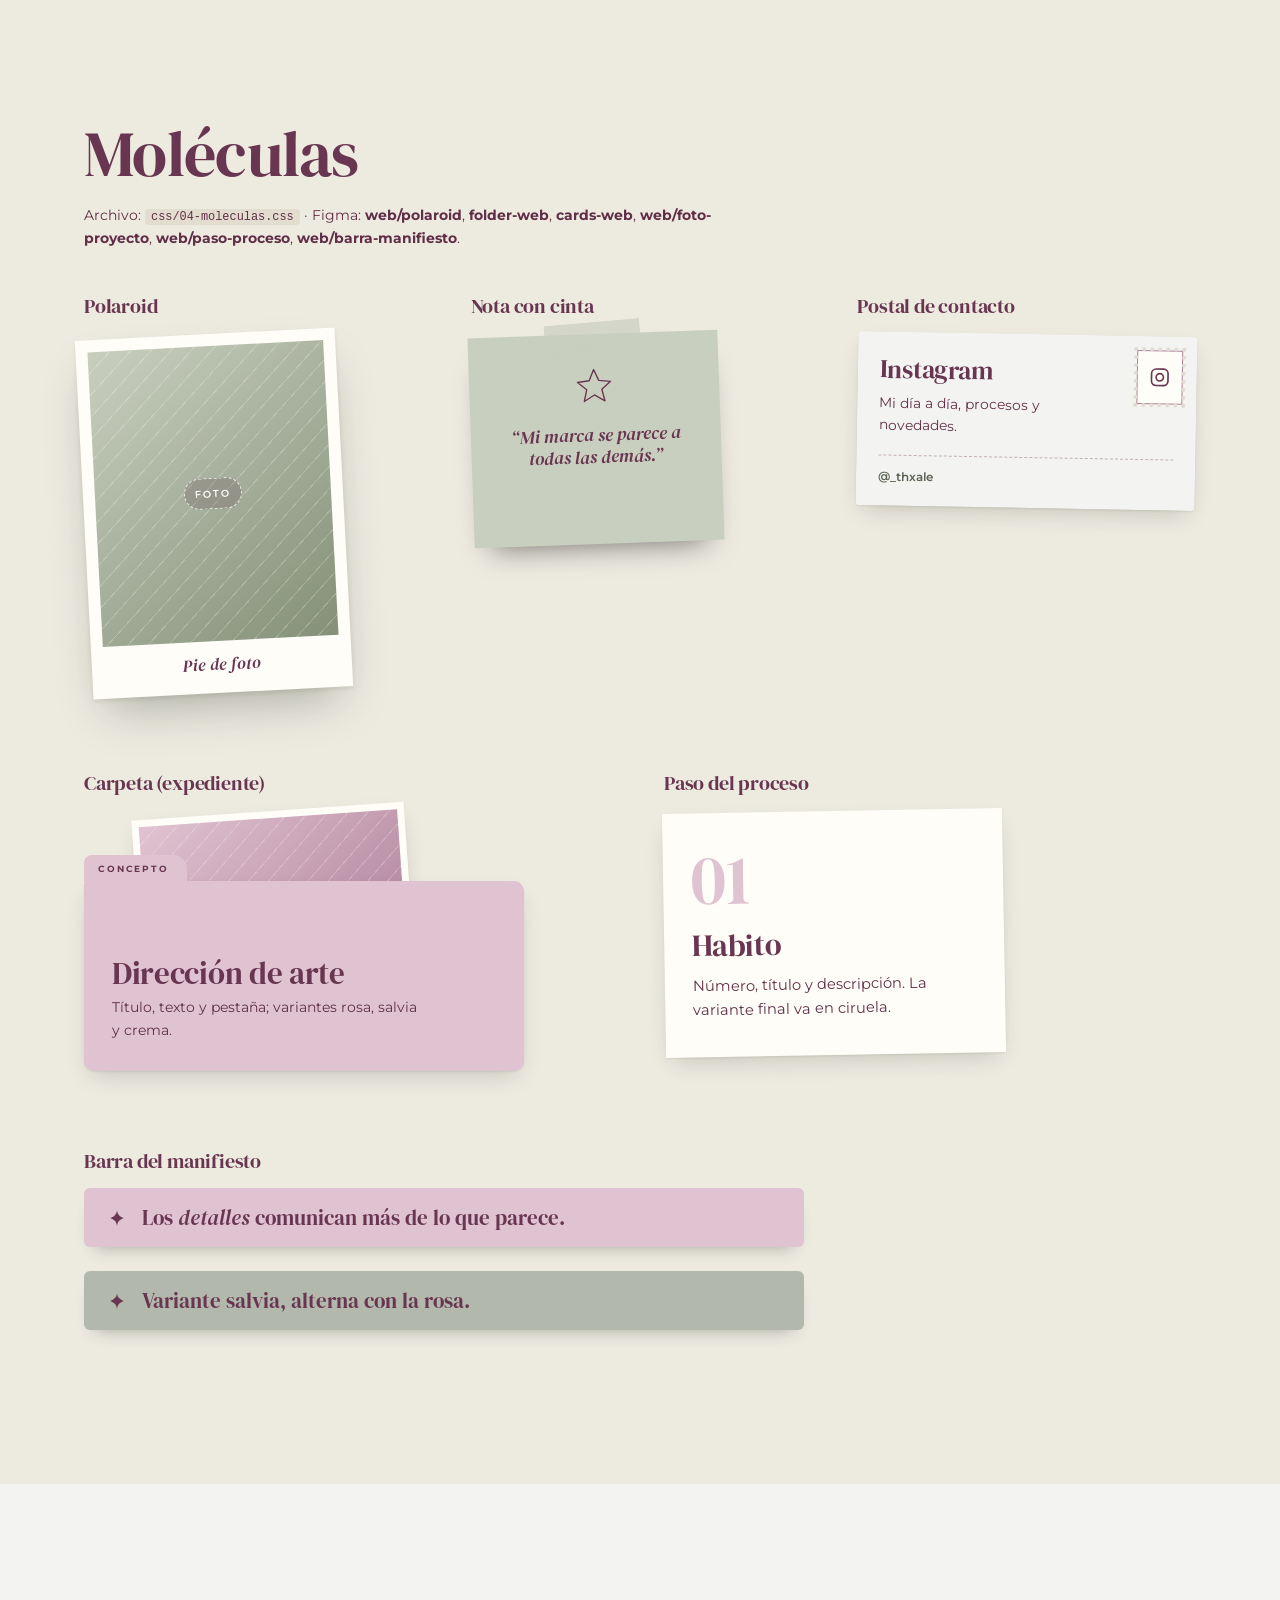
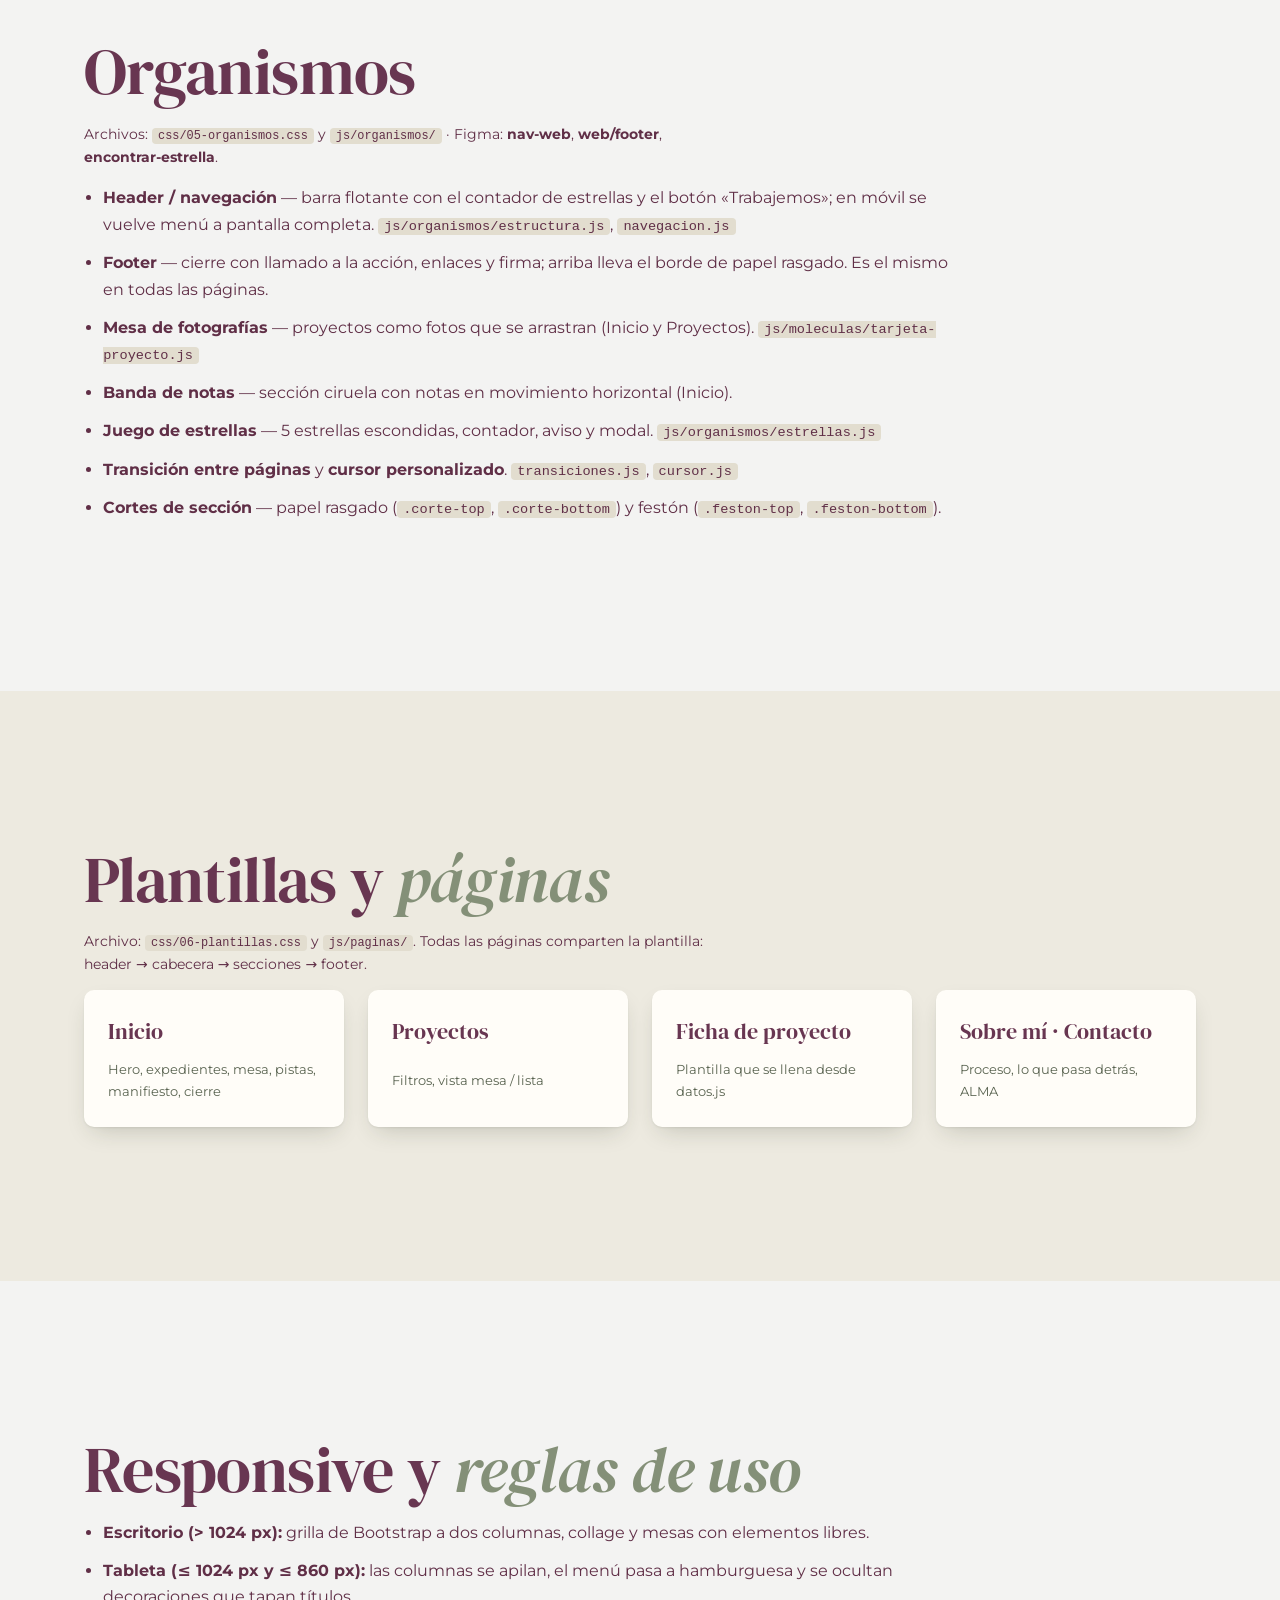
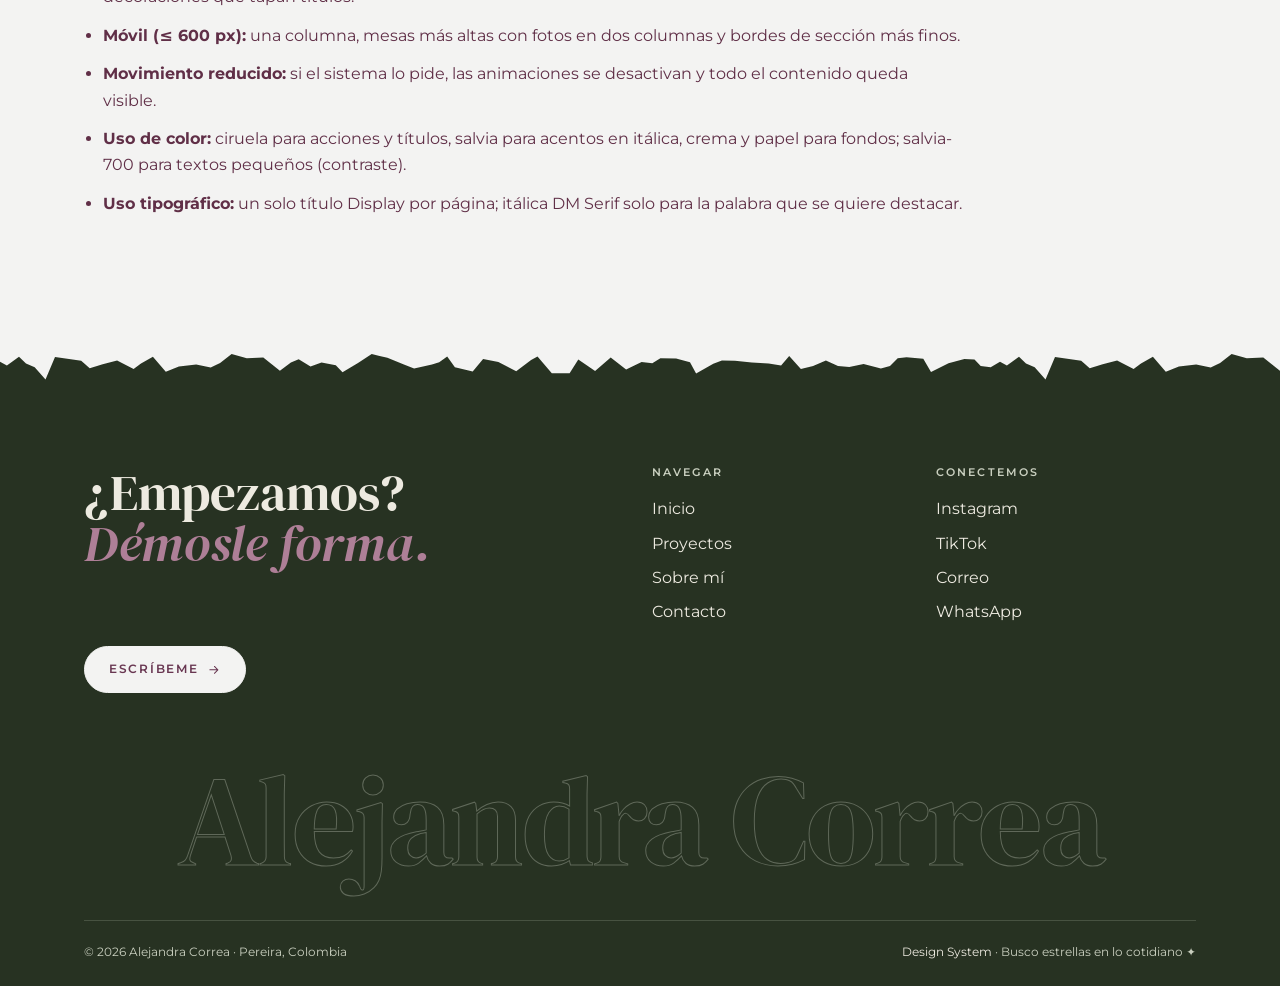
<file: design-system.html>
<!DOCTYPE html>
<html lang="es">
<head>
  <meta charset="UTF-8">
  <meta name="viewport" content="width=device-width, initial-scale=1">
  <title>Design System · Alejandra Correa</title>
  <meta name="description" content="Guía viva del Design System del portafolio: tokens y componentes organizados con Atomic Design.">
  <meta property="og:type" content="website">
  <meta property="og:locale" content="es_CO">
  <meta property="og:site_name" content="Alejandra Correa · Portafolio">
  <meta property="og:title" content="Design System · Alejandra Correa">
  <meta property="og:description" content="Alejandra Correa, diseñadora crossmedia de Pereira. Propósito, manifiesto, arquetipos y proceso: habito, conceptualizo y materializo.">
  <meta name="twitter:card" content="summary">
  <meta name="author" content="Alejandra Correa">
  <meta name="theme-color" content="#683651">
  <link rel="icon" href="assets/estrella-mora.webp">
  <link rel="preload" href="assets/fuentes/dm-serif-display-latin-400-normal.woff2" as="font" type="font/woff2" crossorigin>
  <!-- Framework CSS: Bootstrap 5.3 (solo grilla y utilidades) -->
  <link rel="stylesheet" href="assets/vendor/bootstrap/bootstrap-grid.min.css">
  <link rel="stylesheet" href="assets/vendor/bootstrap/bootstrap-utilities.min.css">
  <!-- Design System: tokens → base → átomos → moléculas → organismos → plantillas -->
  <link rel="stylesheet" href="css/01-tokens.css">
  <link rel="stylesheet" href="css/02-base.css">
  <link rel="stylesheet" href="css/03-atomos.css">
  <link rel="stylesheet" href="css/04-moleculas.css">
  <link rel="stylesheet" href="css/05-organismos.css">
  <link rel="stylesheet" href="css/06-plantillas.css">
</head>
<body data-pagina="design-system">
<a class="visually-hidden-focusable saltar" href="#contenido">Saltar al contenido</a>
<main id="contenido" tabindex="-1">
  <section class="cabecera-pag">
    <div class="contenedor">
      <h1 class="titulo-anim">Design <em>System</em></h1>
      <p class="lead" data-anim="subir">Guía viva del sistema visual del portafolio. Todo lo que ves aquí usa los mismos tokens y clases que las páginas, y cada pieza tiene su equivalente en Figma (página «Componentes»).</p>
      <nav class="ds-indice d-flex flex-wrap gap-2" aria-label="Secciones de la guía">
        <a class="enlace" href="#tokens">Tokens</a><a class="enlace" href="#atomos">Átomos</a><a class="enlace" href="#moleculas">Moléculas</a><a class="enlace" href="#organismos">Organismos</a><a class="enlace" href="#plantillas">Plantillas y páginas</a><a class="enlace" href="#responsive">Responsive</a>
      </nav>
    </div>
  </section>

  <!-- ================= TOKENS ================= -->
  <section class="seccion ds-seccion" id="tokens">
    <div class="contenedor">
      <h2>Tokens · <em>color</em></h2>
      <p class="ds-nota">Archivo: <code>css/01-tokens.css</code>. Los primitivos llevan el mismo nombre y HEX que las variables de Figma; los componentes usan alias semánticos (<code>--crema</code>, <code>--ciruela</code>, <code>--color-texto</code>…).</p>
      <ul class="ds-colores"><li class="ds-color"><span class="ds-color__muestra" style="background:var(--crema-base)"></span><b>--crema-base</b><code data-var="--crema-base"></code><small>Figma: Colores/crema/crema</small></li>
<li class="ds-color"><span class="ds-color__muestra" style="background:var(--crema-100)"></span><b>--crema-100</b><code data-var="--crema-100"></code><small>Figma: Colores/crema/crema-100</small></li>
<li class="ds-color"><span class="ds-color__muestra" style="background:var(--crema-300)"></span><b>--crema-300</b><code data-var="--crema-300"></code><small>Figma: Colores/crema/crema-300</small></li>
<li class="ds-color"><span class="ds-color__muestra" style="background:var(--ciruela-base)"></span><b>--ciruela-base</b><code data-var="--ciruela-base"></code><small>Figma: Colores/ciruela/ciruela</small></li>
<li class="ds-color"><span class="ds-color__muestra" style="background:var(--ciruela-300)"></span><b>--ciruela-300</b><code data-var="--ciruela-300"></code><small>Figma: Colores/ciruela/ciruela-300</small></li>
<li class="ds-color"><span class="ds-color__muestra" style="background:var(--ciruela-700)"></span><b>--ciruela-700</b><code data-var="--ciruela-700"></code><small>Figma: Colores/ciruela/ciruela-700</small></li>
<li class="ds-color"><span class="ds-color__muestra" style="background:var(--ciruela-900)"></span><b>--ciruela-900</b><code data-var="--ciruela-900"></code><small>Figma: Colores/ciruela/ciruela-900</small></li>
<li class="ds-color"><span class="ds-color__muestra" style="background:var(--salvia-base)"></span><b>--salvia-base</b><code data-var="--salvia-base"></code><small>Figma: Colores/verde-salvia/verde-salvia</small></li>
<li class="ds-color"><span class="ds-color__muestra" style="background:var(--salvia-300)"></span><b>--salvia-300</b><code data-var="--salvia-300"></code><small>Figma: Colores/verde-salvia/verde-salvia-300</small></li>
<li class="ds-color"><span class="ds-color__muestra" style="background:var(--salvia-700)"></span><b>--salvia-700</b><code data-var="--salvia-700"></code><small>Figma: Colores/verde-salvia/verde-salvia-700</small></li>
<li class="ds-color"><span class="ds-color__muestra" style="background:var(--rosa-base)"></span><b>--rosa-base</b><code data-var="--rosa-base"></code><small>Figma: Colores/rosa-claro/rosa-claro</small></li>
<li class="ds-color"><span class="ds-color__muestra" style="background:var(--rosa-100)"></span><b>--rosa-100</b><code data-var="--rosa-100"></code><small>Figma: Colores/rosa-claro/rosa-claro-100</small></li>
<li class="ds-color"><span class="ds-color__muestra" style="background:var(--rosa-200)"></span><b>--rosa-200</b><code data-var="--rosa-200"></code><small>Figma: Colores/rosa-claro/rosa-claro-200</small></li>
<li class="ds-color"><span class="ds-color__muestra" style="background:var(--verde-oscuro)"></span><b>--verde-oscuro</b><code data-var="--verde-oscuro"></code><small>Figma: verde-oscuro</small></li>
<li class="ds-color"><span class="ds-color__muestra" style="background:var(--verde-oscuro-300)"></span><b>--verde-oscuro-300</b><code data-var="--verde-oscuro-300"></code><small>Figma: verde-oscuro-300</small></li>
<li class="ds-color"><span class="ds-color__muestra" style="background:var(--papel)"></span><b>--papel</b><code data-var="--papel"></code><small>Figma: — (nuevo, agregar en Figma)</small></li></ul>
      <h3 class="ds-sub">Estados</h3>
      <ul class="ds-colores"><li class="ds-color"><span class="ds-color__muestra" style="background:var(--estado-foco)"></span><b>Foco</b><code data-var="--estado-foco"></code><small>--estado-foco</small></li>
<li class="ds-color"><span class="ds-color__muestra" style="background:var(--estado-hover)"></span><b>Hover</b><code data-var="--estado-hover"></code><small>--estado-hover</small></li>
<li class="ds-color"><span class="ds-color__muestra" style="background:var(--estado-activo)"></span><b>Activo</b><code data-var="--estado-activo"></code><small>--estado-activo</small></li>
<li class="ds-color"><span class="ds-color__muestra" style="background:var(--estado-error)"></span><b>Error</b><code data-var="--estado-error"></code><small>--estado-error</small></li>
<li class="ds-color"><span class="ds-color__muestra" style="background:var(--estado-exito)"></span><b>Éxito</b><code data-var="--estado-exito"></code><small>--estado-exito</small></li>
<li class="ds-color"><span class="ds-color__muestra" style="background:var(--estado-deshabilitado)"></span><b>Deshabilitado</b><code data-var="--estado-deshabilitado"></code><small>--estado-deshabilitado</small></li></ul>

      <h2 class="ds-h2">Tokens · <em>tipografía</em></h2>
      <p class="ds-nota">DM Serif Display para títulos y citas; Montserrat (300–700) para texto, etiquetas y botones.</p>
      <ul class="ds-tipos"><li class="ds-tipo"><small>Display · h1 · DM Serif Display 400 · <code>--fs-display</code></small><span style="font-size:var(--fs-display);font-family:var(--f-titulo);">Habito. Conceptualizo.</span></li>
<li class="ds-tipo"><small>H2 · sección · DM Serif Display 400 · <code>--fs-h2</code></small><span style="font-size:var(--fs-h2);font-family:var(--f-titulo);">Mis expedientes</span></li>
<li class="ds-tipo"><small>H3 · tarjeta · DM Serif Display 400 · <code>--fs-h3</code></small><span style="font-size:var(--fs-h3);font-family:var(--f-titulo);">Dirección de arte</span></li>
<li class="ds-tipo"><small>Cita · DM Serif Display itálica · <code>--fs-cita</code></small><span style="font-size:var(--fs-cita);font-family:var(--f-titulo);font-style:italic;">Busco estrellas en lo cotidiano.</span></li>
<li class="ds-tipo"><small>Lead · Montserrat 400 · <code>--fs-lead</code></small><span style="font-size:var(--fs-lead);">Le doy forma visual a lo que tiene alma.</span></li>
<li class="ds-tipo"><small>Cuerpo · Montserrat 400 · <code>--fs-cuerpo</code></small><span style="font-size:var(--fs-cuerpo);">Texto de párrafo para descripciones y detalles.</span></li>
<li class="ds-tipo"><small>Etiqueta · Montserrat 700 · mayúsculas · <code>--fs-etiqueta</code></small><span style="font-size:var(--fs-etiqueta);text-transform:uppercase;letter-spacing:var(--tracking-etiqueta);font-weight:700;">Marca de accesorios</span></li></ul>

      <h2 class="ds-h2">Tokens · <em>espaciado</em></h2>
      <p class="ds-nota">Escala de base 4 px para márgenes, paddings y separaciones. Las secciones usan <code>--seccion-y</code> y el margen lateral <code>--pad</code>.</p>
      <ul class="ds-espacios"><li class="ds-esp"><code>--esp-1</code><span style="width:var(--esp-1)"></span><small data-var="--esp-1"></small></li>
<li class="ds-esp"><code>--esp-2</code><span style="width:var(--esp-2)"></span><small data-var="--esp-2"></small></li>
<li class="ds-esp"><code>--esp-3</code><span style="width:var(--esp-3)"></span><small data-var="--esp-3"></small></li>
<li class="ds-esp"><code>--esp-4</code><span style="width:var(--esp-4)"></span><small data-var="--esp-4"></small></li>
<li class="ds-esp"><code>--esp-5</code><span style="width:var(--esp-5)"></span><small data-var="--esp-5"></small></li>
<li class="ds-esp"><code>--esp-6</code><span style="width:var(--esp-6)"></span><small data-var="--esp-6"></small></li>
<li class="ds-esp"><code>--esp-7</code><span style="width:var(--esp-7)"></span><small data-var="--esp-7"></small></li>
<li class="ds-esp"><code>--esp-8</code><span style="width:var(--esp-8)"></span><small data-var="--esp-8"></small></li>
<li class="ds-esp"><code>--esp-9</code><span style="width:var(--esp-9)"></span><small data-var="--esp-9"></small></li>
<li class="ds-esp"><code>--esp-10</code><span style="width:var(--esp-10)"></span><small data-var="--esp-10"></small></li></ul>

      <h2 class="ds-h2">Tokens · <em>forma</em></h2>
      <ul class="ds-radios d-flex flex-wrap gap-4"><li><span class="ds-radio" style="border-radius:var(--radio-sm)"></span><code>--radio-sm</code></li>
<li><span class="ds-radio" style="border-radius:var(--radio)"></span><code>--radio</code></li>
<li><span class="ds-radio" style="border-radius:var(--radio-md)"></span><code>--radio-md</code></li>
<li><span class="ds-radio" style="border-radius:var(--radio-lg)"></span><code>--radio-lg</code></li>
<li><span class="ds-radio" style="border-radius:var(--radio-xl)"></span><code>--radio-xl</code></li>
<li><span class="ds-radio" style="border-radius:var(--radio-pill)"></span><code>--radio-pill</code></li></ul>
    </div>
  </section>

  <!-- ================= ÁTOMOS ================= -->
  <section class="seccion ds-seccion seccion--clara" id="atomos">
    <div class="contenedor">
      <h2>Átomos</h2>
      <p class="ds-nota">Archivo: <code>css/03-atomos.css</code> · Figma: <b>web/botón</b>, <b>iconos</b>, <b>web/chip</b>, <b>web/imagen-placeholder</b>.</p>
      <div class="row gy-5">
        <div class="col-12 col-lg-6">
          <h3 class="ds-sub">Botones · variantes</h3>
          <div class="d-flex flex-wrap gap-3 align-items-center">
            <a class="btn" href="#atomos">Principal <svg viewBox="0 0 24 24" fill="none" stroke="currentColor" stroke-width="1.8" stroke-linecap="round" stroke-linejoin="round"><path d="M5 12h14M13 6l6 6-6 6"/></svg></a>
            <a class="btn btn--linea" href="#atomos">Línea</a>
            <span class="ds-oscuro"><a class="btn btn--crema" href="#atomos">Crema <svg viewBox="0 0 24 24" fill="none" stroke="currentColor" stroke-width="1.8" stroke-linecap="round" stroke-linejoin="round"><path d="M5 12h14M13 6l6 6-6 6"/></svg></a></span>
          </div>
          <h3 class="ds-sub">Botones · estados</h3>
          <div class="d-flex flex-wrap gap-3 align-items-center">
            <a class="btn" href="#atomos">Normal</a>
            <a class="btn ds-hover" href="#atomos">Hover</a>
            <a class="btn ds-foco" href="#atomos">Foco</a>
            <button class="btn" type="button" disabled>Deshabilitado</button>
          </div>
          <p class="ds-nota">Clases: <code>.btn</code>, <code>.btn--linea</code>, <code>.btn--crema</code>. Foco con borde punteado; presionado con escala 0,97.</p>
        </div>
        <div class="col-12 col-lg-6">
          <h3 class="ds-sub">Filtros y enlaces</h3>
          <div class="d-flex flex-wrap gap-2">
            <button class="filtro activo" type="button" aria-pressed="true">Activo</button>
            <button class="filtro" type="button" aria-pressed="false">Normal</button>
            <button class="postal__copiar" type="button">Copiar</button>
          </div>
          <p style="margin-top:var(--esp-5)"><a class="enlace" href="#atomos">Enlace con subrayado animado</a></p>
          <h3 class="ds-sub">Recursos gráficos</h3>
          <div class="d-flex flex-wrap gap-4 align-items-center ds-recursos">
            <img src="assets/estrella-mora.webp" alt="Estrella mora" width="56">
            <img src="assets/estrella-oro.webp" alt="Estrella dorada" width="56">
            <img src="assets/flor.webp" alt="Flor recortada" width="90">
            <span class="cinta" style="position:relative;display:inline-block"></span>
            <span class="cinta cinta--mora" style="position:relative;display:inline-block"></span>
          </div>
        </div>
        <div class="col-12 col-md-6 col-lg-4">
          <h3 class="ds-sub">Placeholder de imagen</h3>
          <div class="ph ph--mora" style="--ar:4/3" data-label="Tu imagen aquí"></div>
        </div>
      </div>
    </div>
  </section>

  <!-- ================= MOLÉCULAS ================= -->
  <section class="seccion ds-seccion" id="moleculas">
    <div class="contenedor">
      <h2>Moléculas</h2>
      <p class="ds-nota">Archivo: <code>css/04-moleculas.css</code> · Figma: <b>web/polaroid</b>, <b>folder-web</b>, <b>cards-web</b>, <b>web/foto-proyecto</b>, <b>web/paso-proceso</b>, <b>web/barra-manifiesto</b>.</p>
      <div class="row gy-5 gx-lg-5 align-items-start">
        <div class="col-12 col-md-6 col-lg-4">
          <h3 class="ds-sub">Polaroid</h3>
          <figure class="polaroid" style="--r:-3deg;margin:0;max-width:260px"><div class="ph ph--salvia" style="--ar:4/5" data-label="Foto"></div><figcaption>Pie de foto</figcaption></figure>
        </div>
        <div class="col-12 col-md-6 col-lg-4">
          <h3 class="ds-sub">Nota con cinta</h3>
          <div class="nota" style="--r:-2deg;width:250px"><span class="cinta"></span><svg viewBox="0 0 64 64" fill="none" stroke="currentColor" stroke-width="2" stroke-linejoin="round"><path d="M32 8l7 16 17 2-13 11 4 17-15-9-15 9 4-17L8 26l17-2z"/></svg><p>“Mi marca se parece a todas las demás.”</p></div>
        </div>
        <div class="col-12 col-md-6 col-lg-4">
          <h3 class="ds-sub">Postal de contacto</h3>
          <article class="postal" style="--r:1deg"><span class="postal__sello"><svg viewBox="0 0 24 24" fill="none" stroke="currentColor" stroke-width="1.8"><rect x="3" y="3" width="18" height="18" rx="5"/><circle cx="12" cy="12" r="4"/></svg></span><h3>Instagram</h3><p>Mi día a día, procesos y novedades.</p><div class="postal__pie"><small>@_thxale</small></div></article>
        </div>
        <div class="col-12 col-lg-6">
          <h3 class="ds-sub">Carpeta (expediente)</h3>
          <a class="carpeta" href="#moleculas" style="max-width:440px">
            <div class="carpeta__foto recorte" style="--r:-4deg"><div class="ph ph--mora" data-label="Foto"></div></div>
            <div class="carpeta__cuerpo" data-pestana="Concepto"><h3>Dirección de arte</h3><p>Título, texto y pestaña; variantes rosa, salvia y crema.</p></div>
          </a>
        </div>
        <div class="col-12 col-lg-6">
          <h3 class="ds-sub">Paso del proceso</h3>
          <article class="paso3" style="--r:-1deg;max-width:340px"><span class="paso3__num">01</span><h3>Habito</h3><p>Número, título y descripción. La variante final va en ciruela.</p></article>
        </div>
        <div class="col-12">
          <h3 class="ds-sub">Barra del manifiesto</h3>
          <ol class="barras-manifiesto" style="margin:0"><li class="barra-manifiesto visible"><svg class="barra-manifiesto__destello" viewBox="0 0 24 24" aria-hidden="true"><path d="M12 1.5c.6 5.4 3.1 8 9 10.5-5.9 2.5-8.4 5.1-9 10.5-.6-5.4-3.1-8-9-10.5 5.9-2.5 8.4-5.1 9-10.5z"/></svg><p>Los <em>detalles</em> comunican más de lo que parece.</p></li><li class="barra-manifiesto barra-manifiesto--salvia visible"><svg class="barra-manifiesto__destello" viewBox="0 0 24 24" aria-hidden="true"><path d="M12 1.5c.6 5.4 3.1 8 9 10.5-5.9 2.5-8.4 5.1-9 10.5-.6-5.4-3.1-8-9-10.5 5.9-2.5 8.4-5.1 9-10.5z"/></svg><p>Variante salvia, alterna con la rosa.</p></li></ol>
        </div>
      </div>
    </div>
  </section>

  <!-- ================= ORGANISMOS ================= -->
  <section class="seccion ds-seccion seccion--clara" id="organismos">
    <div class="contenedor">
      <h2>Organismos</h2>
      <p class="ds-nota">Archivos: <code>css/05-organismos.css</code> y <code>js/organismos/</code> · Figma: <b>nav-web</b>, <b>web/footer</b>, <b>encontrar-estrella</b>.</p>
      <ul class="ds-lista">
        <li><b>Header / navegación</b> — barra flotante con el contador de estrellas y el botón «Trabajemos»; en móvil se vuelve menú a pantalla completa. <code>js/organismos/estructura.js</code>, <code>navegacion.js</code></li>
        <li><b>Footer</b> — cierre con llamado a la acción, enlaces y firma; arriba lleva el borde de papel rasgado. Es el mismo en todas las páginas.</li>
        <li><b>Mesa de fotografías</b> — proyectos como fotos que se arrastran (Inicio y Proyectos). <code>js/moleculas/tarjeta-proyecto.js</code></li>
        <li><b>Banda de notas</b> — sección ciruela con notas en movimiento horizontal (Inicio).</li>
        <li><b>Juego de estrellas</b> — 5 estrellas escondidas, contador, aviso y modal. <code>js/organismos/estrellas.js</code></li>
        <li><b>Transición entre páginas</b> y <b>cursor personalizado</b>. <code>transiciones.js</code>, <code>cursor.js</code></li>
        <li><b>Cortes de sección</b> — papel rasgado (<code>.corte-top</code>, <code>.corte-bottom</code>) y festón (<code>.feston-top</code>, <code>.feston-bottom</code>).</li>
      </ul>
    </div>
  </section>

  <!-- ================= PLANTILLAS Y PÁGINAS ================= -->
  <section class="seccion ds-seccion" id="plantillas">
    <div class="contenedor">
      <h2>Plantillas y <em>páginas</em></h2>
      <p class="ds-nota">Archivo: <code>css/06-plantillas.css</code> y <code>js/paginas/</code>. Todas las páginas comparten la plantilla: header → cabecera → secciones → footer.</p>
      <div class="row gy-4">
        <div class="col-12 col-md-6 col-lg-3"><a class="ds-pagina" href="index.html"><b>Inicio</b><small>Hero, expedientes, mesa, pistas, manifiesto, cierre</small></a></div>
        <div class="col-12 col-md-6 col-lg-3"><a class="ds-pagina" href="proyectos.html"><b>Proyectos</b><small>Filtros, vista mesa / lista</small></a></div>
        <div class="col-12 col-md-6 col-lg-3"><a class="ds-pagina" href="proyecto.html#bloom-store"><b>Ficha de proyecto</b><small>Plantilla que se llena desde datos.js</small></a></div>
        <div class="col-12 col-md-6 col-lg-3"><a class="ds-pagina" href="sobre-mi.html"><b>Sobre mí · Contacto</b><small>Proceso, lo que pasa detrás, ALMA</small></a></div>
      </div>
    </div>
  </section>

  <!-- ================= RESPONSIVE ================= -->
  <section class="seccion ds-seccion seccion--clara" id="responsive">
    <div class="contenedor">
      <h2>Responsive y <em>reglas de uso</em></h2>
      <ul class="ds-lista">
        <li><b>Escritorio (&gt; 1024 px):</b> grilla de Bootstrap a dos columnas, collage y mesas con elementos libres.</li>
        <li><b>Tableta (≤ 1024 px y ≤ 860 px):</b> las columnas se apilan, el menú pasa a hamburguesa y se ocultan decoraciones que tapan títulos.</li>
        <li><b>Móvil (≤ 600 px):</b> una columna, mesas más altas con fotos en dos columnas y bordes de sección más finos.</li>
        <li><b>Movimiento reducido:</b> si el sistema lo pide, las animaciones se desactivan y todo el contenido queda visible.</li>
        <li><b>Uso de color:</b> ciruela para acciones y títulos, salvia para acentos en itálica, crema y papel para fondos; salvia-700 para textos pequeños (contraste).</li>
        <li><b>Uso tipográfico:</b> un solo título Display por página; itálica DM Serif solo para la palabra que se quiere destacar.</li>
      </ul>
    </div>
  </section>
</main>
<!-- Datos y núcleo -->
<script src="js/datos.js"></script>
<script src="js/nucleo.js"></script>
<!-- Átomos, base y moléculas -->
<script src="js/atomos/medio.js"></script>
<script src="js/base/animaciones.js"></script>
<script src="js/moleculas/lupa.js"></script>
<script src="js/moleculas/arrastrable.js"></script>
<script src="js/moleculas/tarjeta-proyecto.js"></script>
<!-- Organismos -->
<script src="js/organismos/estrellas.js"></script>
<script src="js/organismos/estructura.js"></script>
<script src="js/organismos/navegacion.js"></script>
<script src="js/organismos/transiciones.js"></script>
<script src="js/organismos/cursor.js"></script>
<script src="js/organismos/alma.js"></script>
<!-- Página -->
<script src="js/paginas/design-system.js"></script>
<script src="js/app.js"></script>
</body>
</html>
</file>
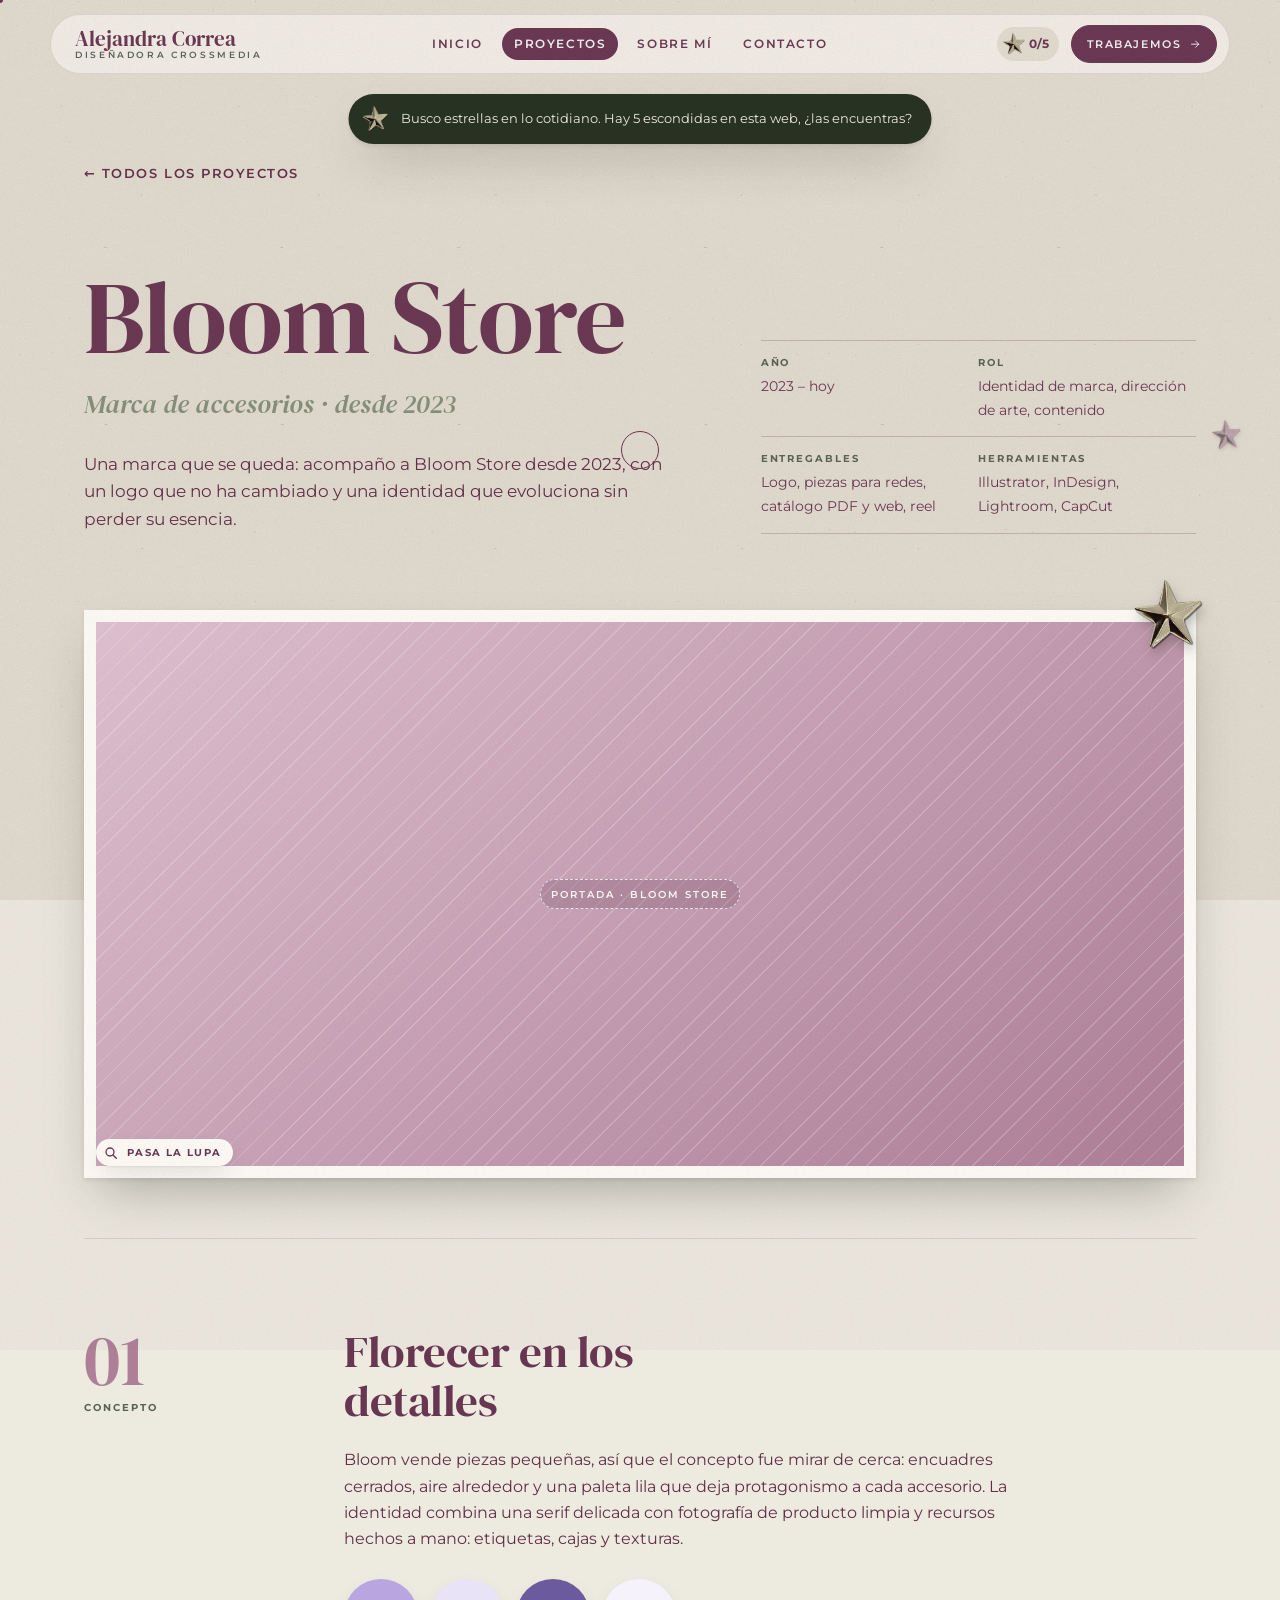
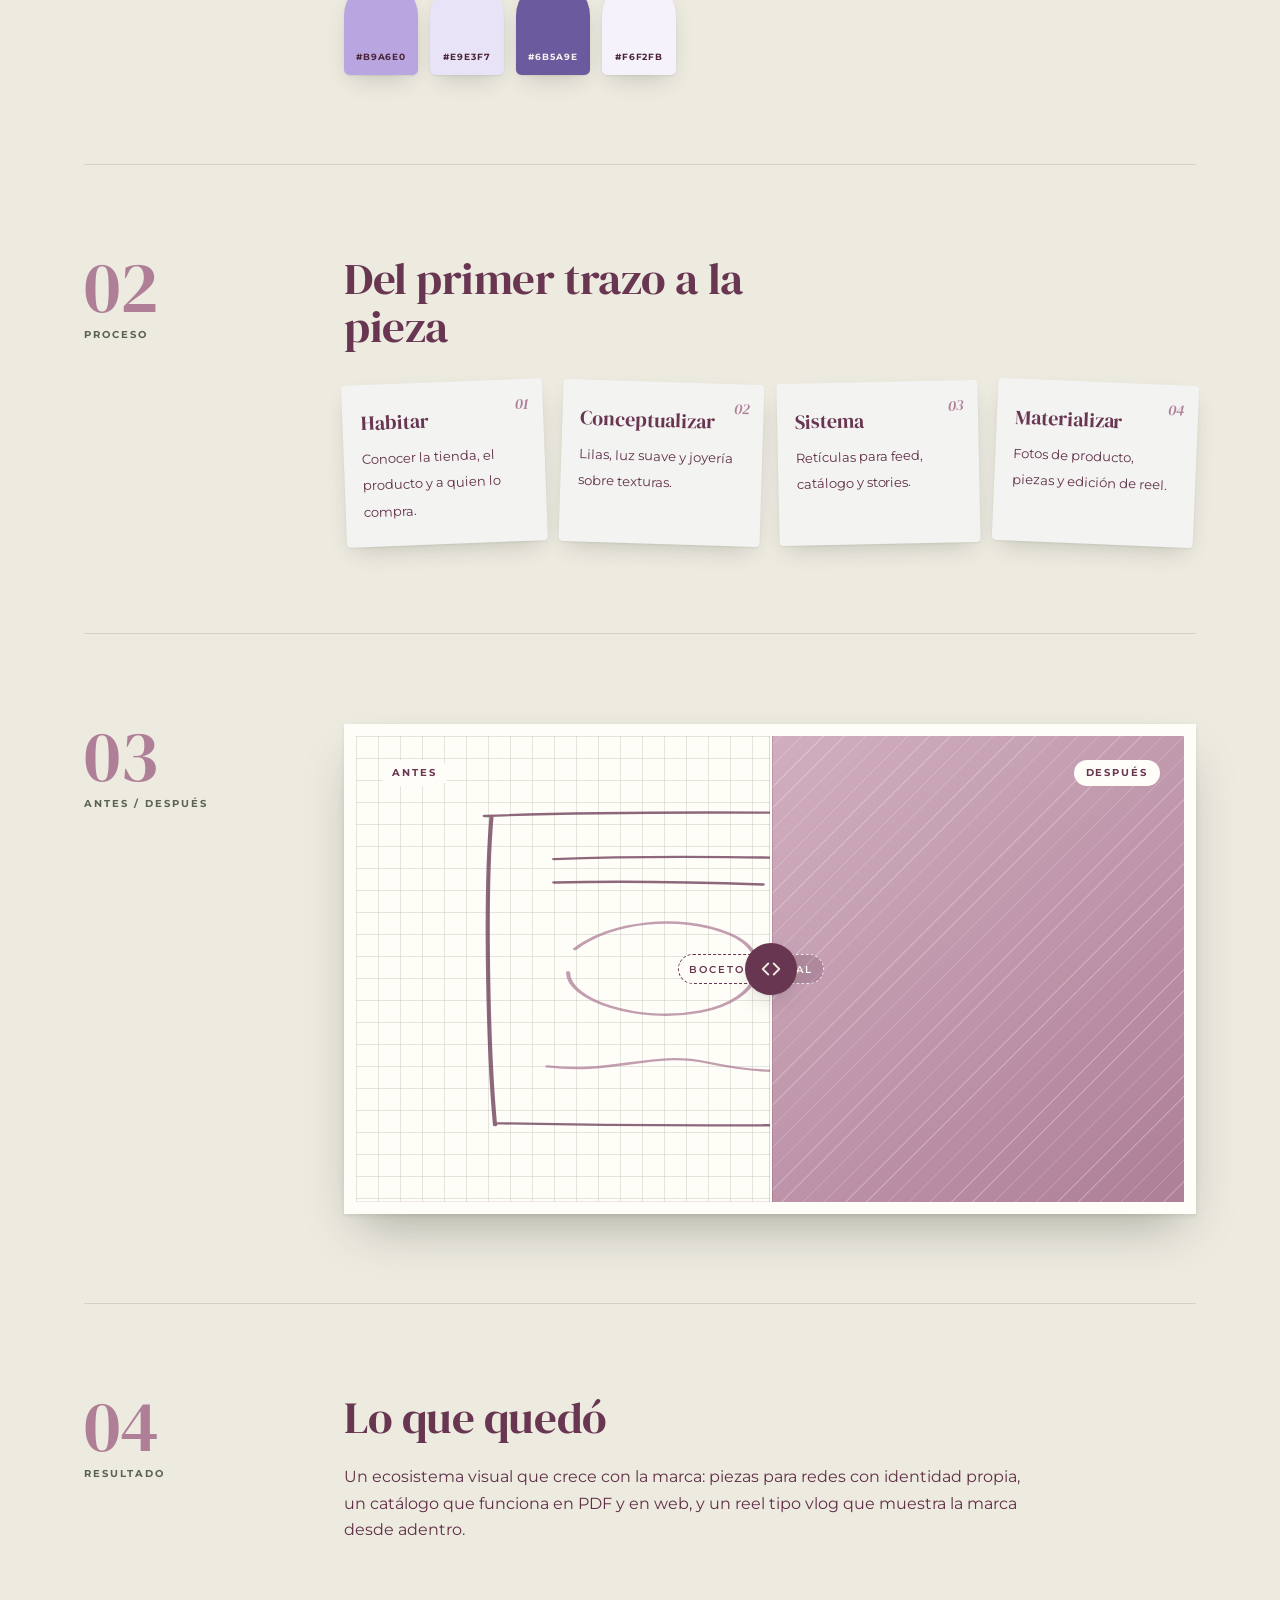
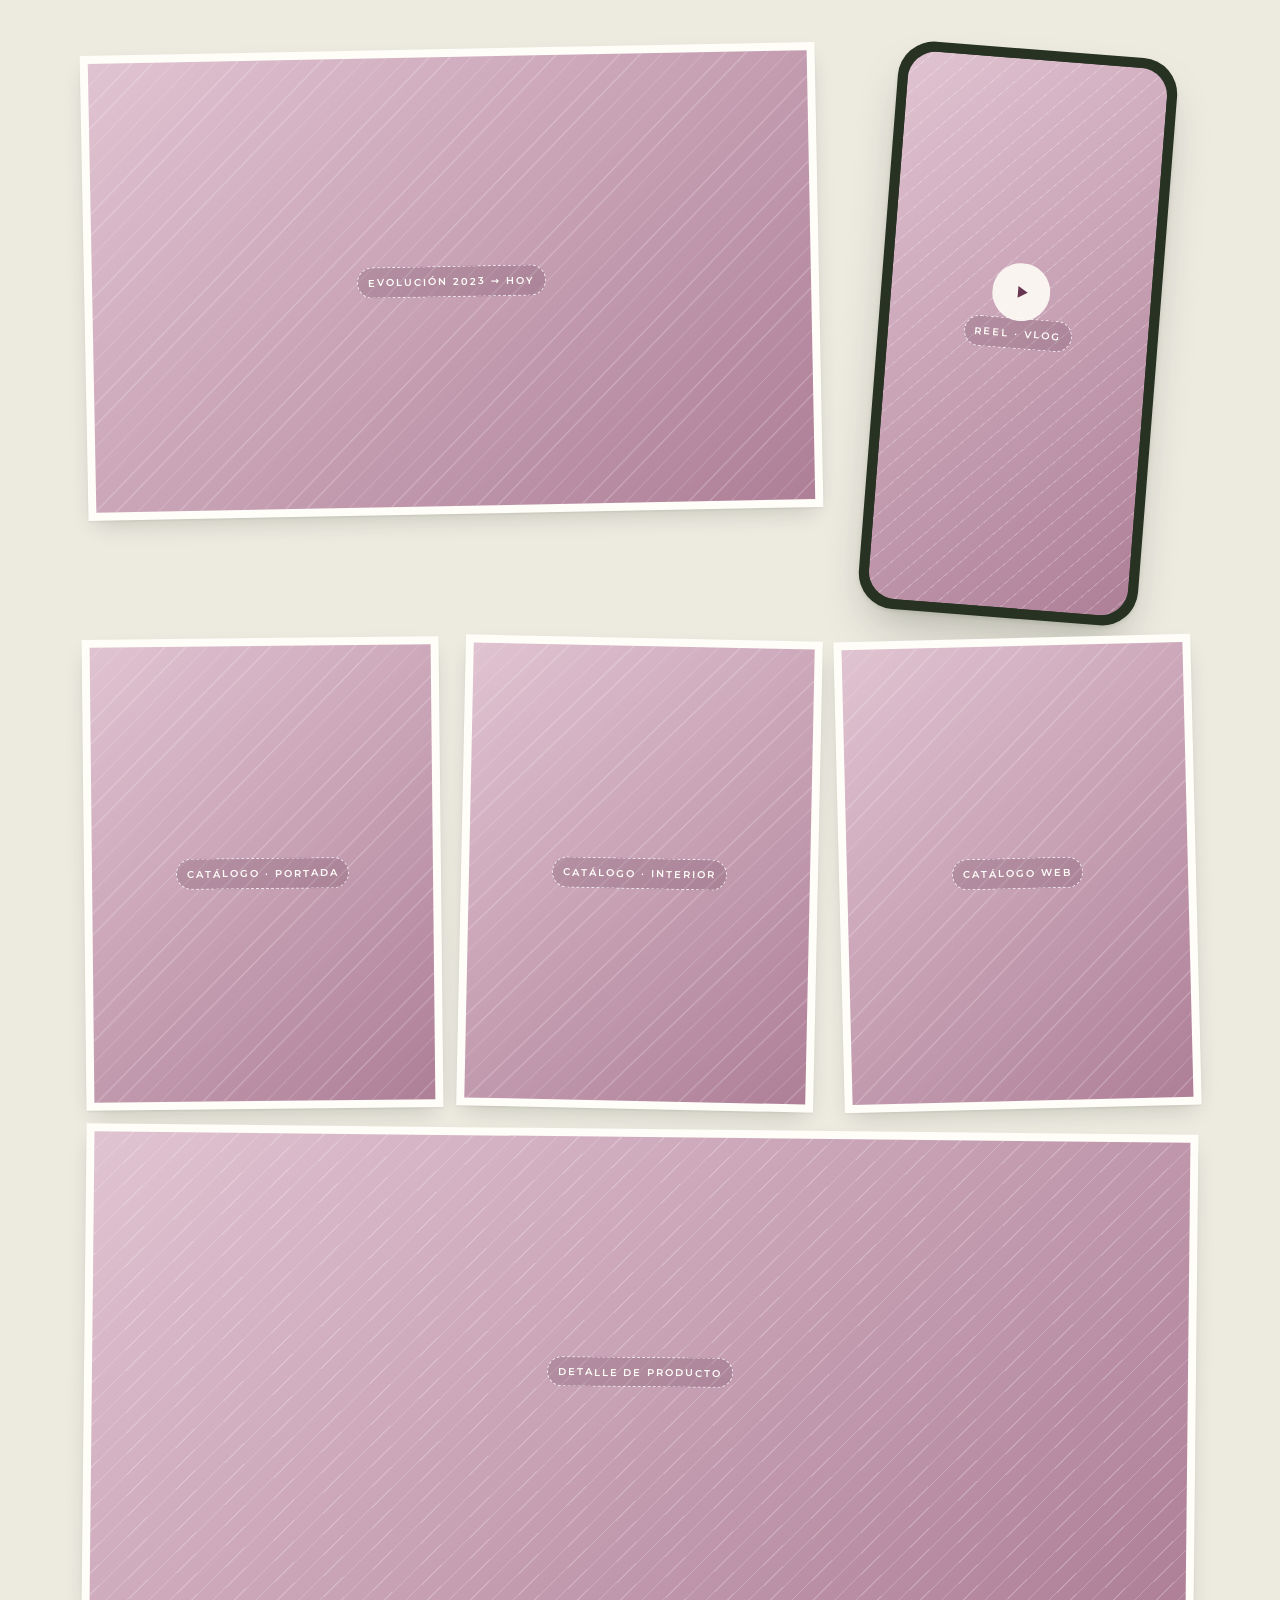
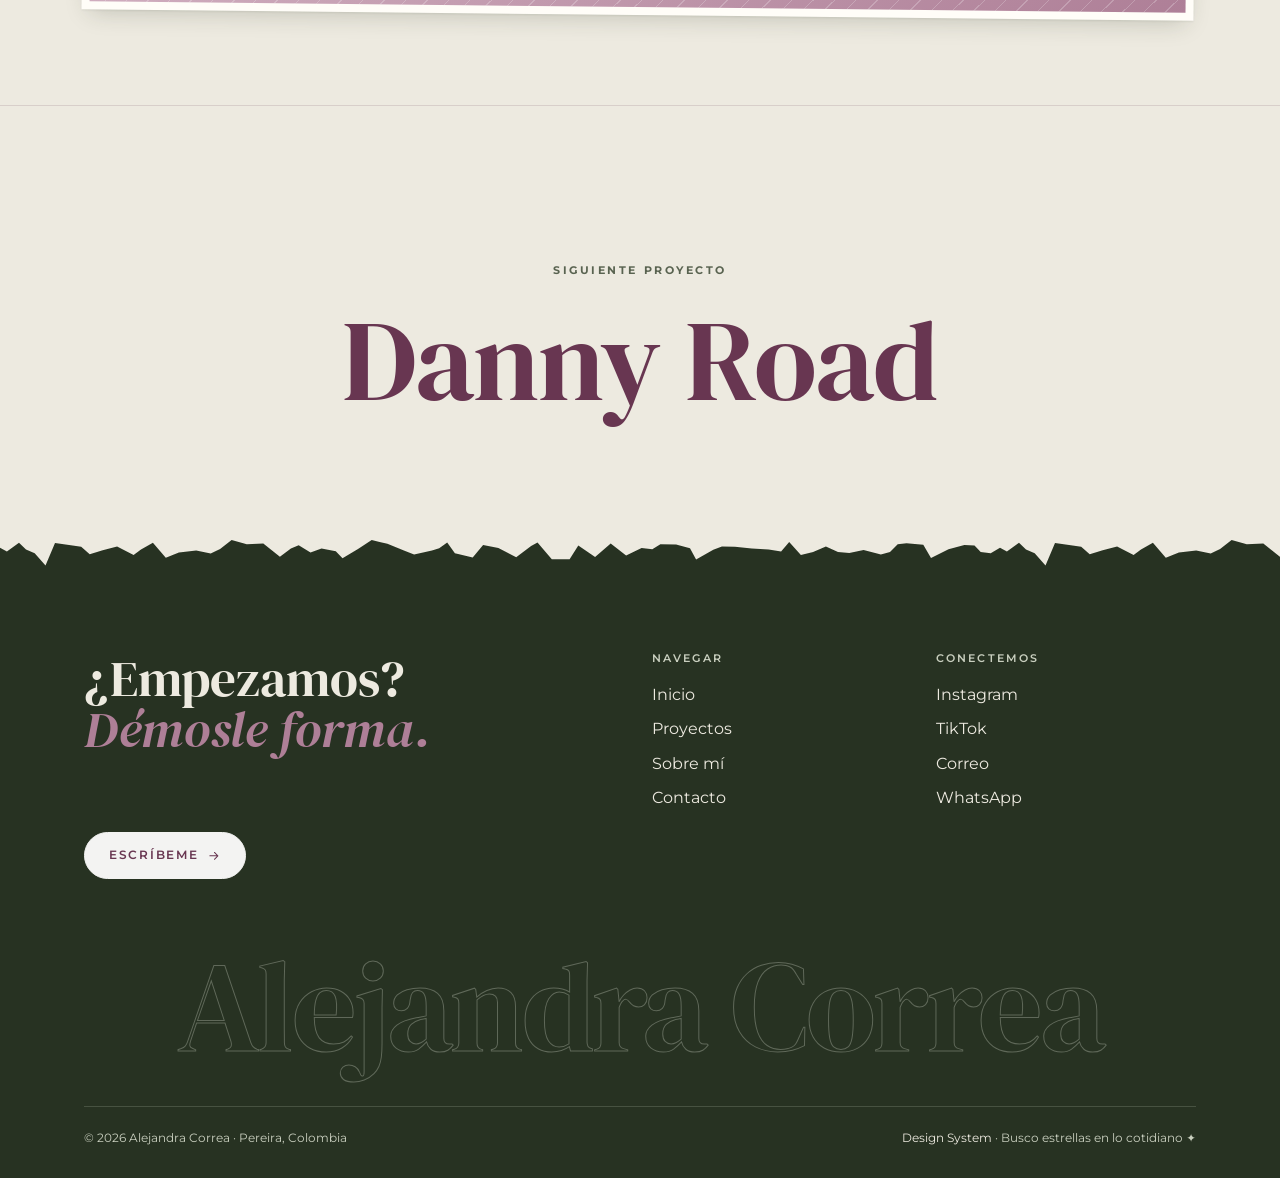
<file: proyecto.html>
<!DOCTYPE html>
<html lang="es">
<head>
  <meta charset="UTF-8">
  <meta name="viewport" content="width=device-width, initial-scale=1">
  <title>Proyecto · Alejandra Correa</title>
  <meta name="description" content="Caso de estudio: concepto, proceso y resultado.">
  <meta property="og:type" content="website">
  <meta property="og:locale" content="es_CO">
  <meta property="og:site_name" content="Alejandra Correa · Portafolio">
  <meta property="og:title" content="Proyecto · Alejandra Correa">
  <meta property="og:description" content="Caso de estudio: concepto, proceso y resultado.">
  <meta name="twitter:card" content="summary">
  <meta name="author" content="Alejandra Correa">
  <meta name="theme-color" content="#683651">
  <link rel="icon" href="assets/estrella-mora.webp">
  <link rel="preload" href="assets/fuentes/dm-serif-display-latin-400-normal.woff2" as="font" type="font/woff2" crossorigin>
  <!-- Framework CSS: Bootstrap 5.3 (solo grilla y utilidades) -->
  <link rel="stylesheet" href="assets/vendor/bootstrap/bootstrap-grid.min.css">
  <link rel="stylesheet" href="assets/vendor/bootstrap/bootstrap-utilities.min.css">
  <!-- Design System: tokens → base → átomos → moléculas → organismos → plantillas -->
  <link rel="stylesheet" href="css/01-tokens.css">
  <link rel="stylesheet" href="css/02-base.css">
  <link rel="stylesheet" href="css/03-atomos.css">
  <link rel="stylesheet" href="css/04-moleculas.css">
  <link rel="stylesheet" href="css/05-organismos.css">
  <link rel="stylesheet" href="css/06-plantillas.css">
</head>
<body data-pagina="proyecto">
<a class="visually-hidden-focusable saltar" href="#contenido">Saltar al contenido</a>
<main id="contenido" tabindex="-1" style="position:relative">
  <!-- El contenido se genera desde js/datos.js. Cada proyecto se abre con proyecto.html#slug -->
  <div id="ficha"></div>
  <button class="estrella-oculta" data-id="proyecto" data-color="mora" style="right:3%;top:420px"></button>
</main>
<!-- Datos y núcleo -->
<script src="js/datos.js"></script>
<script src="js/nucleo.js"></script>
<!-- Átomos, base y moléculas -->
<script src="js/atomos/medio.js"></script>
<script src="js/base/animaciones.js"></script>
<script src="js/moleculas/lupa.js"></script>
<script src="js/moleculas/arrastrable.js"></script>
<script src="js/moleculas/tarjeta-proyecto.js"></script>
<!-- Organismos -->
<script src="js/organismos/estrellas.js"></script>
<script src="js/organismos/estructura.js"></script>
<script src="js/organismos/navegacion.js"></script>
<script src="js/organismos/transiciones.js"></script>
<script src="js/organismos/cursor.js"></script>
<script src="js/organismos/alma.js"></script>
<!-- Página -->
<script src="js/paginas/proyecto.js"></script>
<script src="js/app.js"></script>
</body>
</html>
</file>
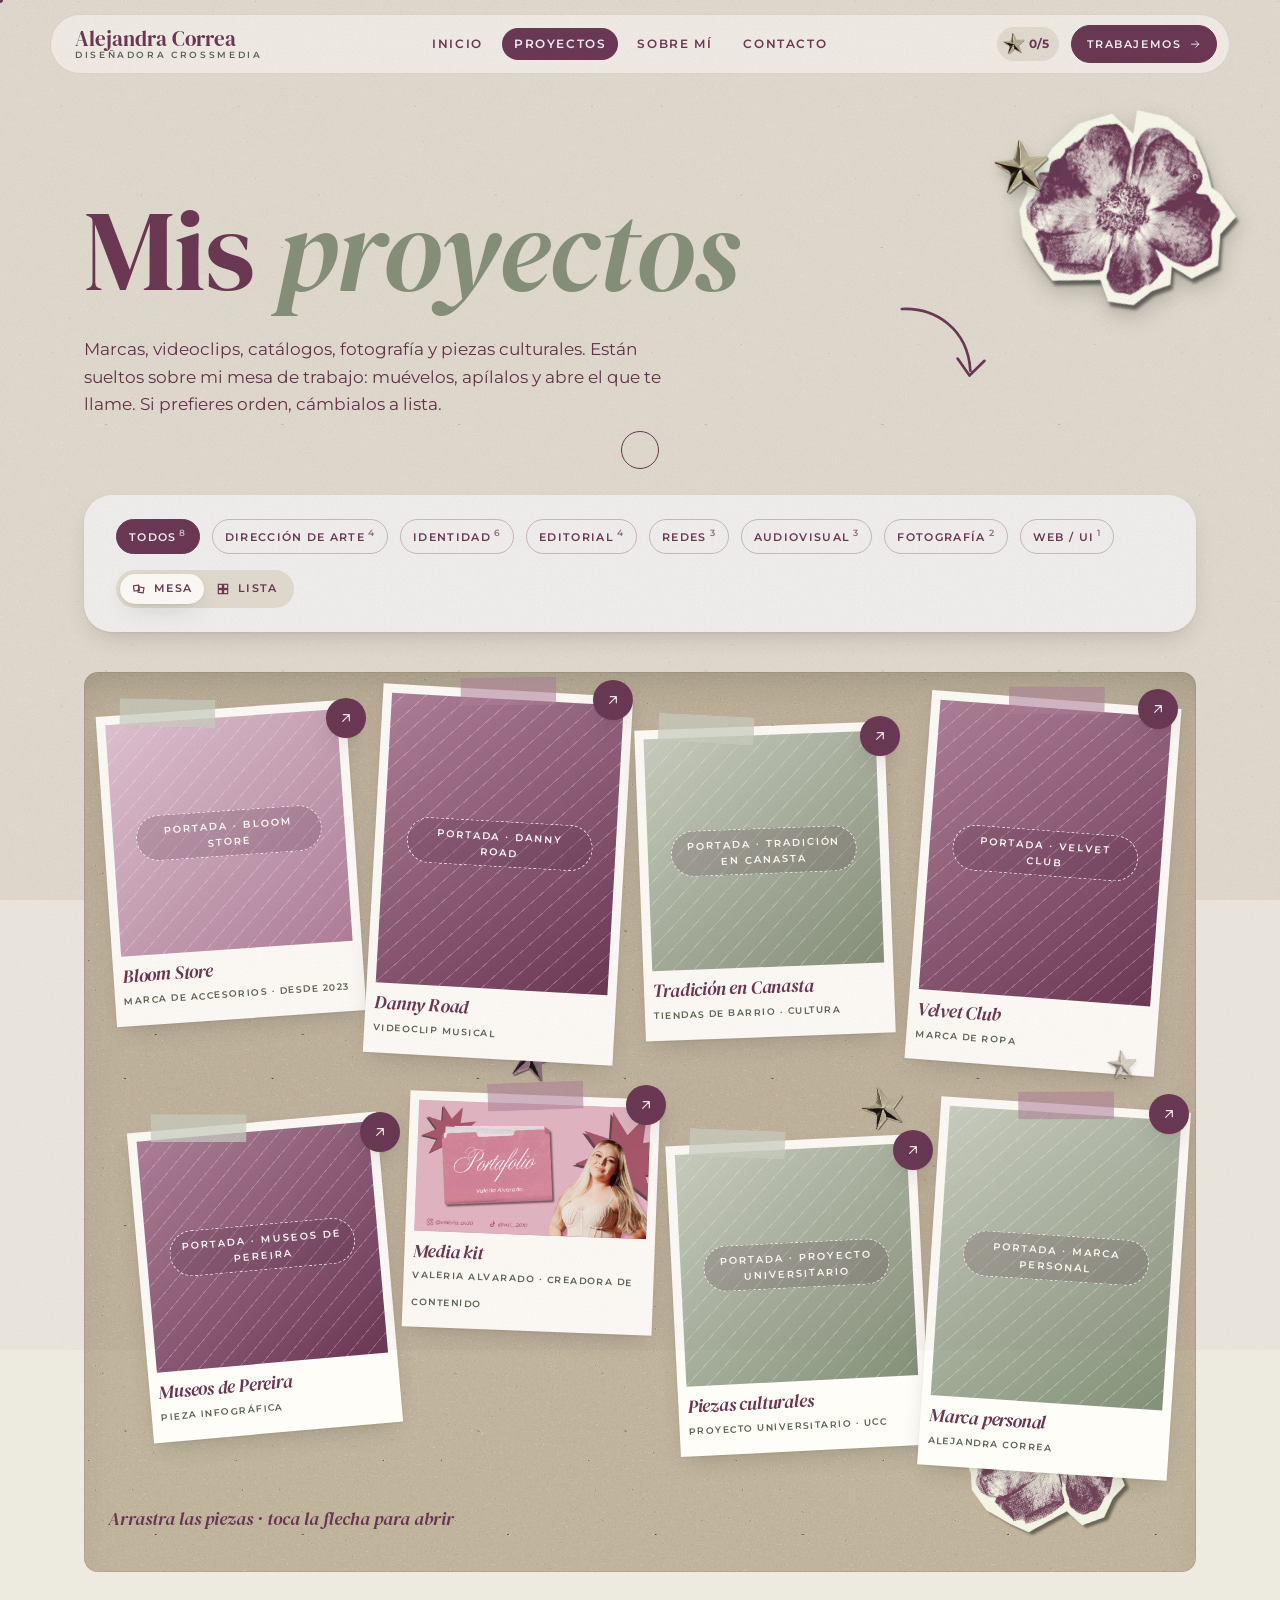
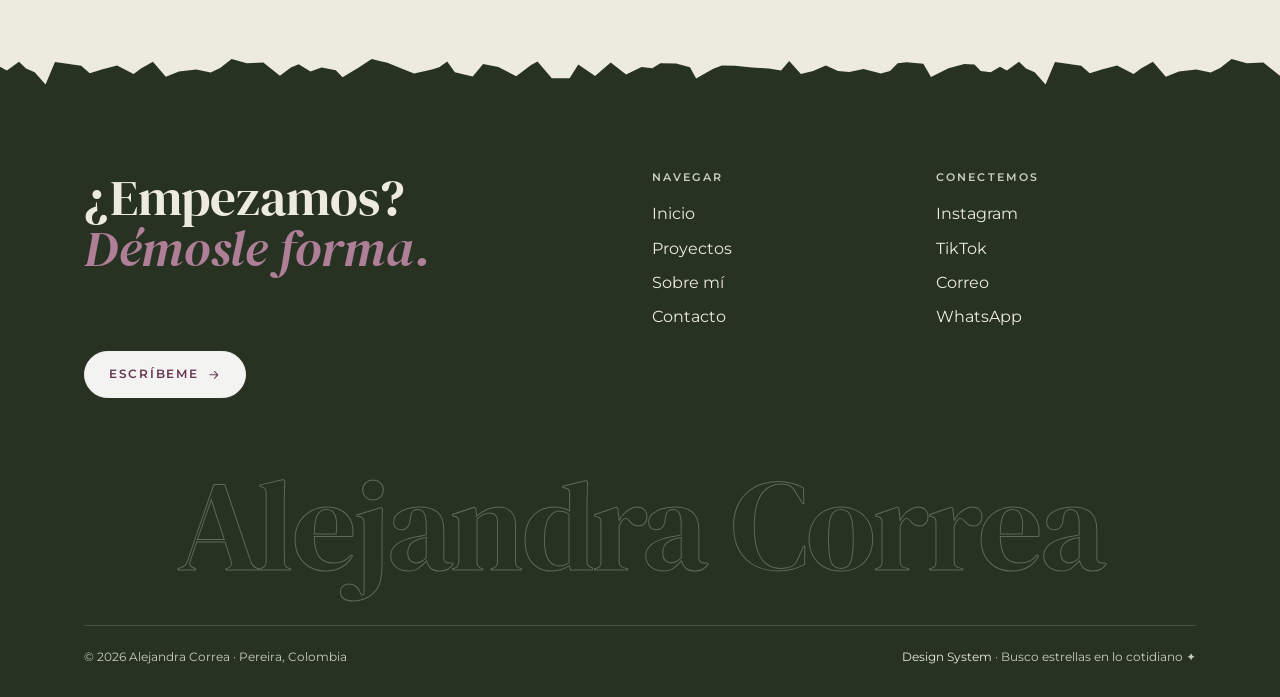
<file: proyectos.html>
<!DOCTYPE html>
<html lang="es">
<head>
  <meta charset="UTF-8">
  <meta name="viewport" content="width=device-width, initial-scale=1">
  <title>Proyectos · Alejandra Correa</title>
  <meta name="description" content="Proyectos de identidad, editorial, redes, fotografía y audiovisual de Alejandra Correa.">
  <meta property="og:type" content="website">
  <meta property="og:locale" content="es_CO">
  <meta property="og:site_name" content="Alejandra Correa · Portafolio">
  <meta property="og:title" content="Proyectos · Alejandra Correa">
  <meta property="og:description" content="Proyectos de identidad, editorial, redes, fotografía y audiovisual de Alejandra Correa.">
  <meta name="twitter:card" content="summary">
  <meta name="author" content="Alejandra Correa">
  <meta name="theme-color" content="#683651">
  <link rel="icon" href="assets/estrella-mora.webp">
  <link rel="preload" href="assets/fuentes/dm-serif-display-latin-400-normal.woff2" as="font" type="font/woff2" crossorigin>
  <!-- Framework CSS: Bootstrap 5.3 (solo grilla y utilidades) -->
  <link rel="stylesheet" href="assets/vendor/bootstrap/bootstrap-grid.min.css">
  <link rel="stylesheet" href="assets/vendor/bootstrap/bootstrap-utilities.min.css">
  <!-- Design System: tokens → base → átomos → moléculas → organismos → plantillas -->
  <link rel="stylesheet" href="css/01-tokens.css">
  <link rel="stylesheet" href="css/02-base.css">
  <link rel="stylesheet" href="css/03-atomos.css">
  <link rel="stylesheet" href="css/04-moleculas.css">
  <link rel="stylesheet" href="css/05-organismos.css">
  <link rel="stylesheet" href="css/06-plantillas.css">
</head>
<body data-pagina="proyectos">
<a class="visually-hidden-focusable saltar" href="#contenido">Saltar al contenido</a>
<main id="contenido" tabindex="-1">
  <section class="cabecera-pag">
    <div class="contenedor">
      <h1 class="titulo-anim">Mis <em>proyectos</em></h1>
      <p class="lead" data-anim="subir" style="--d:.3s">Marcas, videoclips, catálogos, fotografía y piezas culturales. Están sueltos sobre mi mesa de trabajo: muévelos, apílalos y abre el que te llame. Si prefieres orden, cámbialos a lista.</p>
    </div>
    <svg class="flecha" viewBox="0 0 90 70" style="right:22%;top:62%;width:110px;transform:rotate(10deg)"><path d="M6 8c26-6 56 6 64 40M58 40l12 12 10-14"/></svg>
    <img class="flor" src="assets/flor.webp" alt="" style="right:3%;top:110px;width:220px;transform:rotate(16deg)" data-parallax=".7">
    <img class="estrella" src="assets/estrella-oro.webp" alt="" style="right:18%;top:140px;width:56px" data-parallax="1.3" data-girar=".1">
  </section>

  <section class="contenedor" style="padding-bottom:120px">
    <div class="barra-proy">
      <div class="filtros" id="filtros" role="group" aria-label="Filtrar por categoría"></div>
      <div class="vistas" role="group" aria-label="Cambiar vista">
        <button class="vista" data-v="mesa" type="button"><svg viewBox="0 0 24 24" fill="none" stroke="currentColor" stroke-width="2" stroke-linejoin="round"><rect x="3" y="6" width="9" height="9" transform="rotate(-8 7 10)"/><rect x="11" y="9" width="9" height="9" transform="rotate(9 15 13)"/></svg>Mesa</button>
        <button class="vista" data-v="lista" type="button"><svg viewBox="0 0 24 24" fill="none" stroke="currentColor" stroke-width="2"><rect x="4" y="4" width="7" height="7"/><rect x="13" y="4" width="7" height="7"/><rect x="4" y="13" width="7" height="7"/><rect x="13" y="13" width="7" height="7"/></svg>Lista</button>
      </div>
    </div>

    <div class="mesa" id="mesa" aria-label="Mesa de trabajo: arrastra los proyectos">
      <p class="mesa__pista">Arrastra las piezas · toca la flecha para abrir</p>
      <img class="mesa__deco" src="assets/flor.webp" alt="" style="right:3%;bottom:4%;width:200px;transform:rotate(-12deg);opacity:.9">
      <img class="mesa__deco" src="assets/estrella-mora.webp" alt="" style="left:38%;top:40%;width:50px;transform:rotate(18deg)">
      <img class="mesa__deco" src="assets/estrella-oro.webp" alt="" style="left:70%;top:46%;width:44px;transform:rotate(-12deg)">
      <button class="estrella-oculta" data-id="proyectos" style="left:92%;top:42%"></button>
    </div>

    <div class="lista-proy" id="lista-proy" hidden></div>
  </section>
</main>
<!-- Datos y núcleo -->
<script src="js/datos.js"></script>
<script src="js/nucleo.js"></script>
<!-- Átomos, base y moléculas -->
<script src="js/atomos/medio.js"></script>
<script src="js/base/animaciones.js"></script>
<script src="js/moleculas/lupa.js"></script>
<script src="js/moleculas/arrastrable.js"></script>
<script src="js/moleculas/tarjeta-proyecto.js"></script>
<!-- Organismos -->
<script src="js/organismos/estrellas.js"></script>
<script src="js/organismos/estructura.js"></script>
<script src="js/organismos/navegacion.js"></script>
<script src="js/organismos/transiciones.js"></script>
<script src="js/organismos/cursor.js"></script>
<script src="js/organismos/alma.js"></script>
<!-- Página -->
<script src="js/paginas/proyectos.js"></script>
<script src="js/app.js"></script>
</body>
</html>
</file>
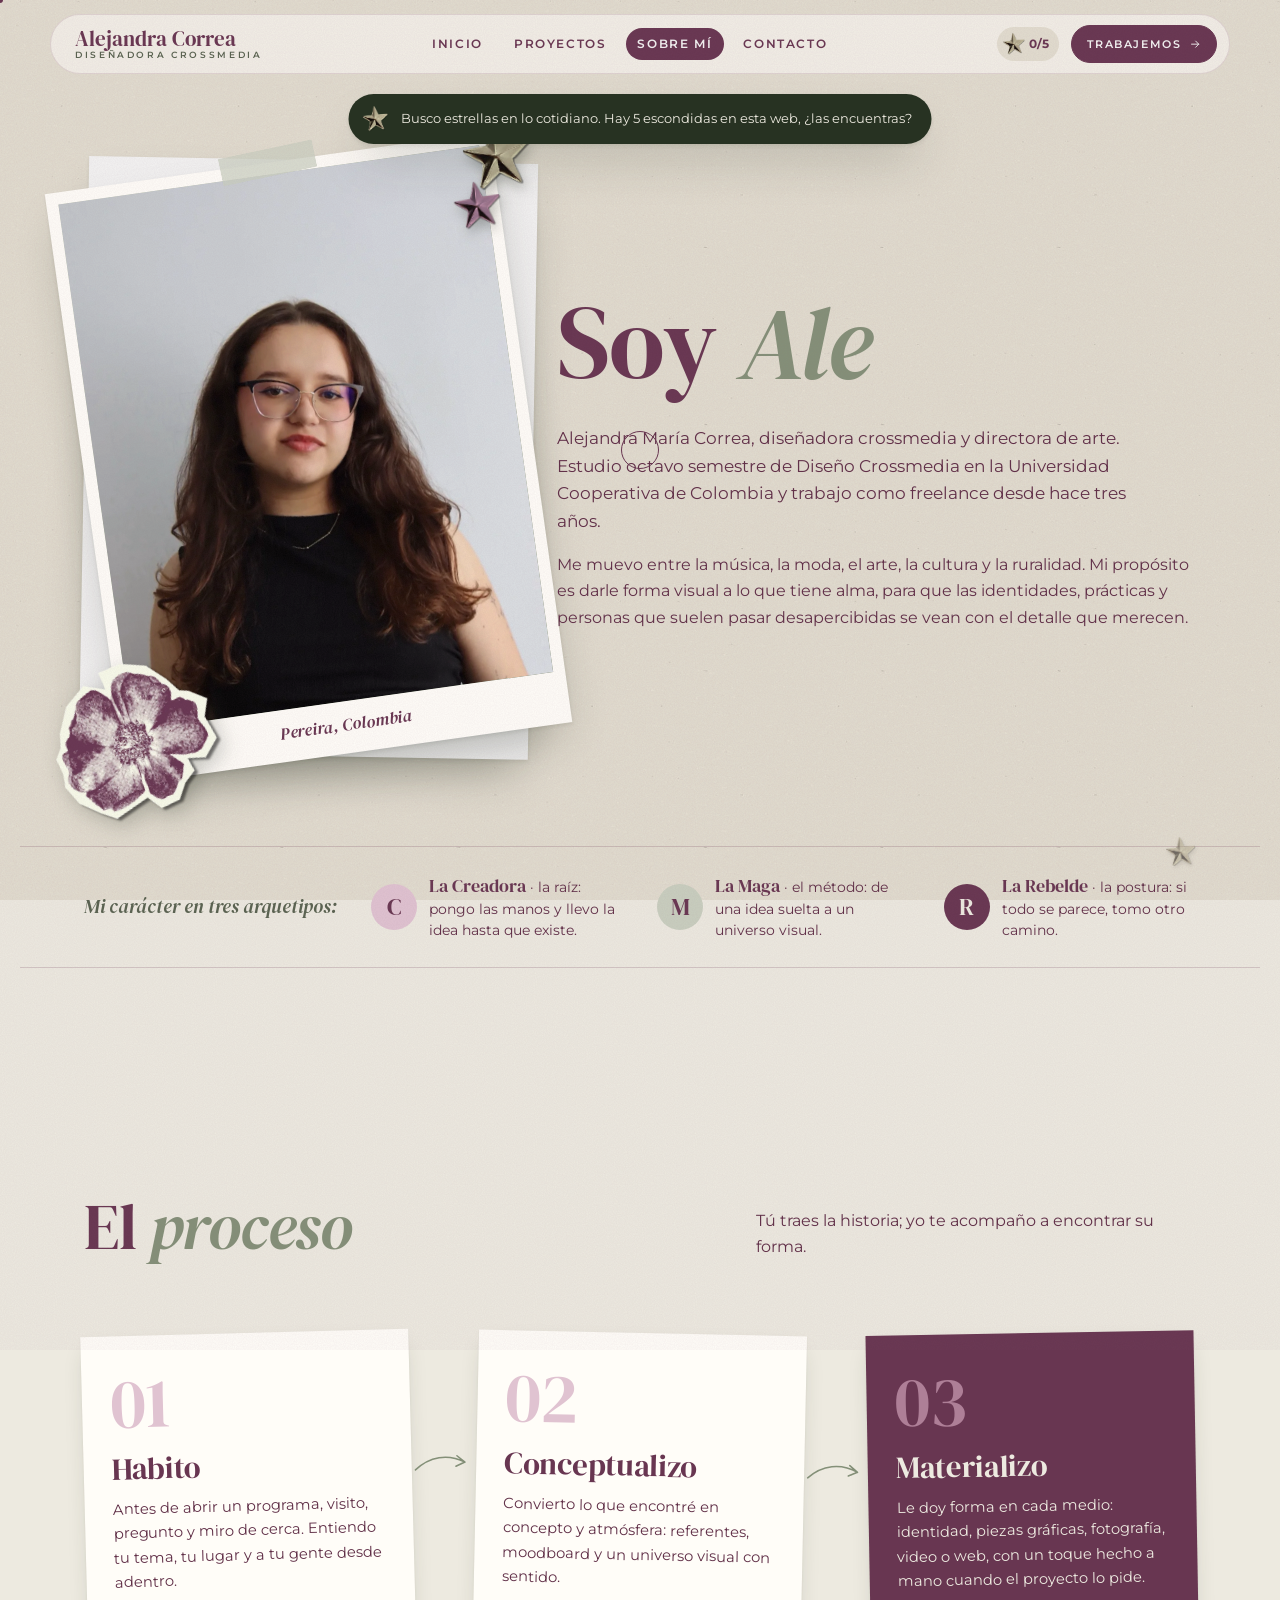
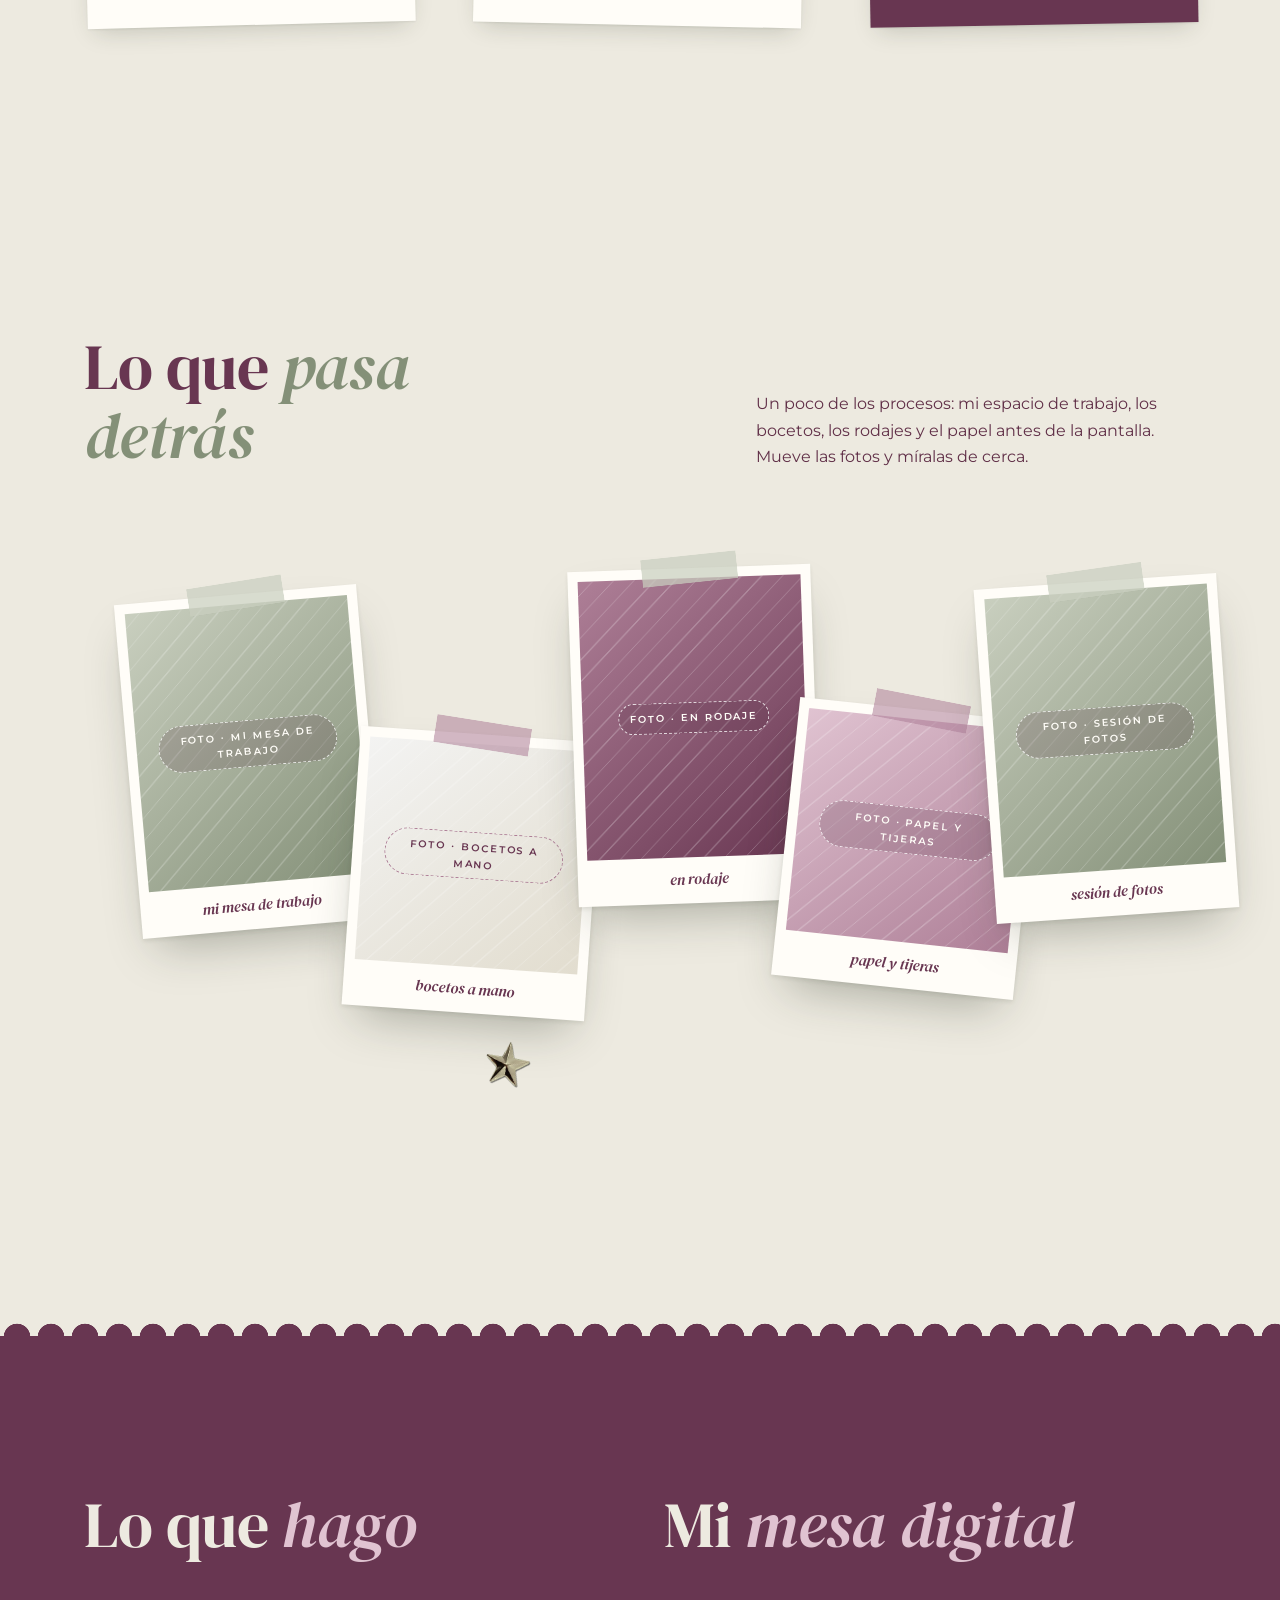
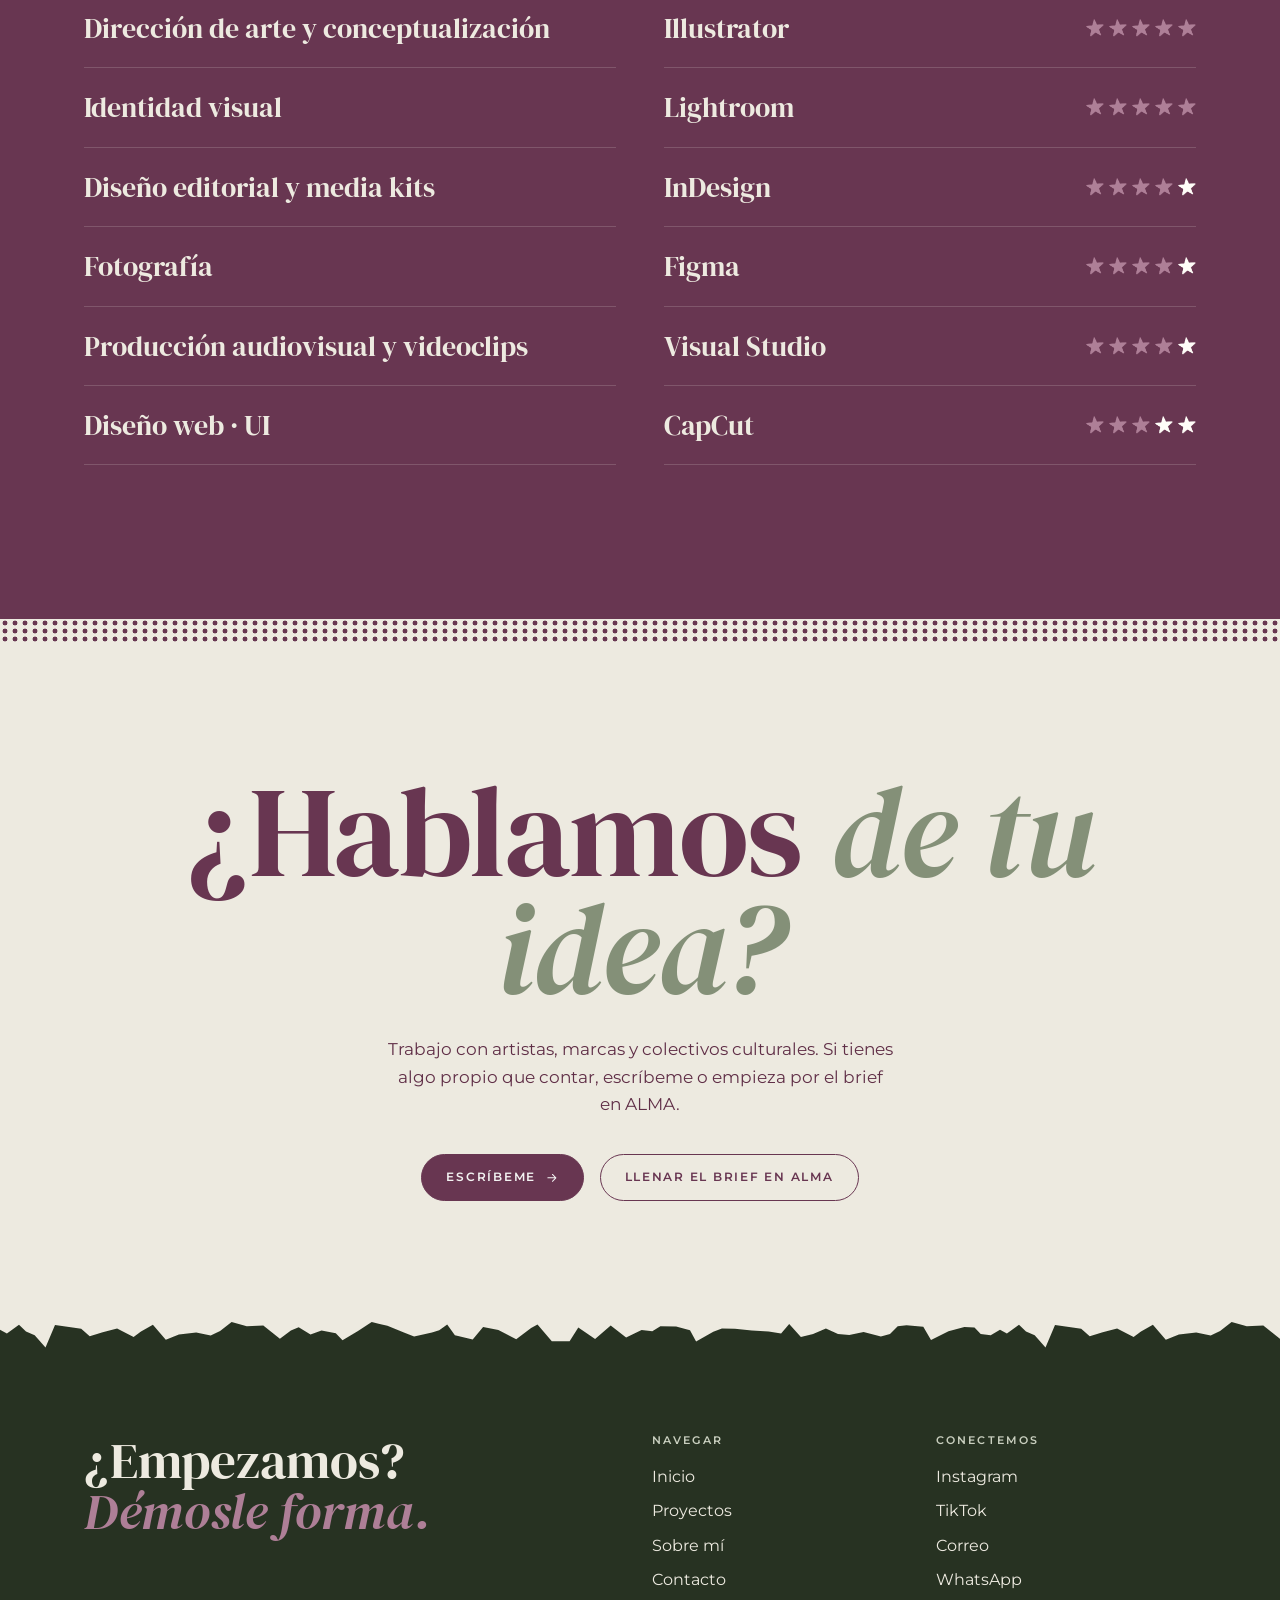
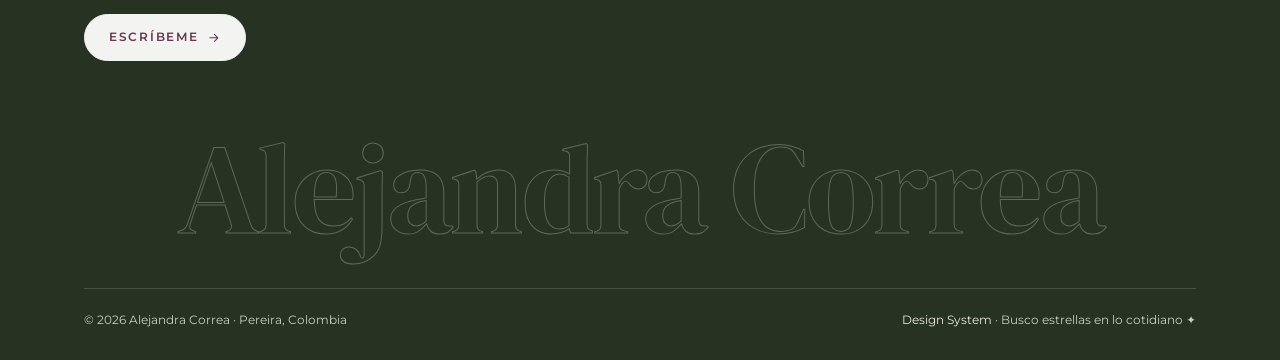
<file: sobre-mi.html>
<!DOCTYPE html>
<html lang="es">
<head>
  <meta charset="UTF-8">
  <meta name="viewport" content="width=device-width, initial-scale=1">
  <title>Sobre mí · Alejandra Correa</title>
  <meta name="description" content="Alejandra Correa, diseñadora crossmedia de Pereira. Propósito, arquetipos, proceso y lo que pasa detrás: habito, conceptualizo y materializo.">
  <meta property="og:type" content="website">
  <meta property="og:locale" content="es_CO">
  <meta property="og:site_name" content="Alejandra Correa · Portafolio">
  <meta property="og:title" content="Sobre mí · Alejandra Correa">
  <meta property="og:description" content="Alejandra Correa, diseñadora crossmedia de Pereira. Propósito, arquetipos, proceso y lo que pasa detrás: habito, conceptualizo y materializo.">
  <meta name="twitter:card" content="summary">
  <meta name="author" content="Alejandra Correa">
  <meta name="theme-color" content="#683651">
  <link rel="icon" href="assets/estrella-mora.webp">
  <link rel="preload" href="assets/fuentes/dm-serif-display-latin-400-normal.woff2" as="font" type="font/woff2" crossorigin>
  <!-- Framework CSS: Bootstrap 5.3 (solo grilla y utilidades) -->
  <link rel="stylesheet" href="assets/vendor/bootstrap/bootstrap-grid.min.css">
  <link rel="stylesheet" href="assets/vendor/bootstrap/bootstrap-utilities.min.css">
  <!-- Design System: tokens → base → átomos → moléculas → organismos → plantillas -->
  <link rel="stylesheet" href="css/01-tokens.css">
  <link rel="stylesheet" href="css/02-base.css">
  <link rel="stylesheet" href="css/03-atomos.css">
  <link rel="stylesheet" href="css/04-moleculas.css">
  <link rel="stylesheet" href="css/05-organismos.css">
  <link rel="stylesheet" href="css/06-plantillas.css">
</head>
<body data-pagina="sobre-mi">
<a class="visually-hidden-focusable saltar" href="#contenido">Saltar al contenido</a>
<main id="contenido" tabindex="-1">

  <!-- ================= HERO ================= -->
  <section class="sobre-hero">
    <div class="contenedor sobre-hero__grid">
    <div class="row align-items-center gy-5">
      <div class="col-12 col-lg-5 d-flex justify-content-center"><div class="sobre-foto" data-anim="caer" style="--r:-4deg">
        <div class="polaroid polaroid--atras"></div>
        <figure class="polaroid" style="margin:0">
          <span class="cinta" style="top:-14px;left:calc(50% - 48px);transform:rotate(-4deg)"></span>
          <div class="ph ph--salvia" data-label="Foto de Ale"><img src="assets/fotos/ale.webp" alt="Alejandra Correa" style="object-position:50% 30%"></div>
          <figcaption>Pereira, Colombia</figcaption>
        </figure>
        <img class="estrella" src="assets/estrella-oro.webp" alt="" style="right:-20px;top:-26px" data-girar=".1">
        <img class="estrella" src="assets/estrella-mora.webp" alt="" style="right:14px;top:34px;width:48px" data-girar="-.08">
        <img class="flor" src="assets/flor.webp" alt="" style="left:-50px;bottom:-50px;width:170px;transform:rotate(-14deg)">
      </div></div>
      <div class="col-12 col-lg-7"><div>
        <h1 class="titulo-anim">Soy <span class="firma">Ale</span></h1>
        <p class="lead" data-anim="subir" style="--d:.3s">Alejandra María Correa, diseñadora crossmedia y directora de arte. Estudio octavo semestre de Diseño Crossmedia en la Universidad Cooperativa de Colombia y trabajo como freelance desde hace tres años.</p>
        <p data-anim="subir" style="--d:.4s">Me muevo entre la música, la moda, el arte, la cultura y la ruralidad. Mi propósito es darle forma visual a lo que tiene alma, para que las identidades, prácticas y personas que suelen pasar desapercibidas se vean con el detalle que merecen.</p>
      </div></div>
    </div>
    </div>
  </section>

  <!-- ================= ARQUETIPOS (breve) ================= -->
  <section class="arquetipos-breve">
    <div class="contenedor">
      <p class="arquetipos-breve__intro" data-anim="subir">Mi carácter en tres arquetipos:</p>
      <ul class="arquetipos-breve__lista">
        <li data-anim="subir" style="--d:.05s"><span class="arq-letra">C</span><span><b>La Creadora</b> · la raíz: pongo las manos y llevo la idea hasta que existe.</span></li>
        <li data-anim="subir" style="--d:.15s"><span class="arq-letra arq-letra--salvia">M</span><span><b>La Maga</b> · el método: de una idea suelta a un universo visual.</span></li>
        <li data-anim="subir" style="--d:.25s"><span class="arq-letra arq-letra--ciruela">R</span><span><b>La Rebelde</b> · la postura: si todo se parece, tomo otro camino.</span></li>
      </ul>
      <button class="estrella-oculta" data-id="sobre-mi" style="right:var(--pad);top:-10px"></button>
    </div>
  </section>

  <!-- ================= PROCESO ================= -->
  <section class="seccion">
    <div class="contenedor">
      <div class="seccion__cabeza">
        <h2 class="titulo-anim">El <em>proceso</em></h2>
        <p data-anim="subir">Tú traes la historia; yo te acompaño a encontrar su forma.</p>
      </div>
      <div class="pasos3">
        <article class="paso3" data-anim="caer" style="--r:-1.5deg;--d:0s">
          <span class="paso3__num">01</span><h3>Habito</h3>
          <p>Antes de abrir un programa, visito, pregunto y miro de cerca. Entiendo tu tema, tu lugar y a tu gente desde adentro.</p>
          <svg class="flecha-paso" viewBox="0 0 90 40"><path d="M4 28c22-20 50-24 76-10M68 8l12 10-14 6"/></svg>
        </article>
        <article class="paso3" data-anim="caer" style="--r:1.2deg;--d:.15s">
          <span class="paso3__num">02</span><h3>Conceptualizo</h3>
          <p>Convierto lo que encontré en concepto y atmósfera: referentes, moodboard y un universo visual con sentido.</p>
          <svg class="flecha-paso" viewBox="0 0 90 40"><path d="M4 28c22-20 50-24 76-10M68 8l12 10-14 6"/></svg>
        </article>
        <article class="paso3 paso3--final" data-anim="caer" style="--r:-1deg;--d:.3s">
          <span class="paso3__num">03</span><h3>Materializo</h3>
          <p>Le doy forma en cada medio: identidad, piezas gráficas, fotografía, video o web, con un toque hecho a mano cuando el proyecto lo pide.</p>
        </article>
      </div>
    </div>
  </section>

  <!-- ================= LO QUE PASA DETRÁS ================= -->
  <section class="seccion bts-seccion">
    <div class="contenedor">
      <div class="seccion__cabeza">
        <h2 class="titulo-anim">Lo que <em>pasa detrás</em></h2>
        <p data-anim="subir">Un poco de los procesos: mi espacio de trabajo, los bocetos, los rodajes y el papel antes de la pantalla. Mueve las fotos y míralas de cerca.</p>
      </div>
      <div class="bts" data-anim="subir" aria-label="Fotos de lo que pasa detrás: puedes arrastrarlas">
        <figure class="polaroid bts__foto" data-arrastrable style="--x:4%;--y:8%;--mx:2%;--my:0%;--r:-5deg;z-index:10">
          <span class="cinta"></span>
          <div class="ph ph--salvia" style="--ar:4/5" data-label="Foto · mi mesa de trabajo"></div>
          <figcaption>mi mesa de trabajo</figcaption>
        </figure>
        <figure class="polaroid bts__foto" data-arrastrable style="--x:24%;--y:30%;--mx:50%;--my:10%;--r:4deg;z-index:11">
          <span class="cinta cinta--mora"></span>
          <div class="ph ph--crema" style="--ar:1/1" data-label="Foto · bocetos a mano"></div>
          <figcaption>bocetos a mano</figcaption>
        </figure>
        <figure class="polaroid bts__foto" data-arrastrable style="--x:44%;--y:4%;--mx:4%;--my:28%;--r:-2deg;z-index:12">
          <span class="cinta"></span>
          <div class="ph ph--ciruela" style="--ar:4/5" data-label="Foto · en rodaje"></div>
          <figcaption>en rodaje</figcaption>
        </figure>
        <figure class="polaroid bts__foto" data-arrastrable style="--x:63%;--y:26%;--mx:50%;--my:38%;--r:6deg;z-index:13">
          <span class="cinta cinta--mora"></span>
          <div class="ph ph--mora" style="--ar:1/1" data-label="Foto · papel y tijeras"></div>
          <figcaption>papel y tijeras</figcaption>
        </figure>
        <figure class="polaroid bts__foto" data-arrastrable style="--x:81%;--y:6%;--mx:22%;--my:56%;--r:-4deg;z-index:14">
          <span class="cinta"></span>
          <div class="ph ph--salvia" style="--ar:4/5" data-label="Foto · sesión de fotos"></div>
          <figcaption>sesión de fotos</figcaption>
        </figure>
        <img class="mesa__deco" src="assets/estrella-oro.webp" alt="" style="left:36%;top:78%;width:46px;transform:rotate(16deg)">
      </div>
    </div>
  </section>

  <!-- ================= HABILIDADES ================= -->
  <section class="seccion habilidades-ciruela feston-top puntos-bottom" style="--feston:var(--ciruela)">
    <div class="contenedor habilidades">
    <div class="row gy-5 gx-lg-5">
      <div class="col-12 col-md-6"><div>
        <h2 class="titulo-anim" style="margin:0 0 30px">Lo que <em>hago</em></h2>
        <ul class="hab-lista" data-anim="subir">
          <li>Dirección de arte y conceptualización</li>
          <li>Identidad visual</li>
          <li>Diseño editorial y media kits</li>
          <li>Fotografía</li>
          <li>Producción audiovisual y videoclips</li>
          <li>Diseño web · UI</li>
        </ul>
      </div></div>
      <div class="col-12 col-md-6"><div>
        <h2 class="titulo-anim" style="margin:0 0 30px">Mi <em>mesa digital</em></h2>
        <ul class="hab-lista" data-anim="subir">
          <li>Illustrator <span class="medidor" data-n="5"></span></li>
          <li>Lightroom <span class="medidor" data-n="5"></span></li>
          <li>InDesign <span class="medidor" data-n="4"></span></li>
          <li>Figma <span class="medidor" data-n="4"></span></li>
          <li>Visual Studio <span class="medidor" data-n="4"></span></li>
          <li>CapCut <span class="medidor" data-n="3"></span></li>
        </ul>
      </div></div>
    </div>
    </div>
  </section>

  <!-- ================= CIERRE ================= -->
  <section class="seccion cierre">
    <div class="contenedor">
      <h2 class="titulo-anim">¿Hablamos <em>de tu idea?</em></h2>
      <p class="lead" data-anim="subir">Trabajo con artistas, marcas y colectivos culturales. Si tienes algo propio que contar, escríbeme o empieza por el brief en ALMA.</p>
      <div class="d-flex flex-wrap justify-content-center gap-3" data-anim="subir">
        <a class="btn" href="contacto.html">Escríbeme <svg viewBox="0 0 24 24" fill="none" stroke="currentColor" stroke-width="1.8" stroke-linecap="round" stroke-linejoin="round"><path d="M5 12h14M13 6l6 6-6 6"/></svg></a>
        <a class="btn btn--linea" href="#" data-alma>Llenar el brief en ALMA</a>
      </div>
    </div>
  </section>

</main>
<!-- Datos y núcleo -->
<script src="js/datos.js"></script>
<script src="js/nucleo.js"></script>
<!-- Átomos, base y moléculas -->
<script src="js/atomos/medio.js"></script>
<script src="js/base/animaciones.js"></script>
<script src="js/moleculas/lupa.js"></script>
<script src="js/moleculas/arrastrable.js"></script>
<script src="js/moleculas/tarjeta-proyecto.js"></script>
<!-- Organismos -->
<script src="js/organismos/estrellas.js"></script>
<script src="js/organismos/estructura.js"></script>
<script src="js/organismos/navegacion.js"></script>
<script src="js/organismos/transiciones.js"></script>
<script src="js/organismos/cursor.js"></script>
<script src="js/organismos/alma.js"></script>
<!-- Página -->
<script src="js/paginas/sobre-mi.js"></script>
<script src="js/app.js"></script>
<script>
  // medidores de estrellas
  document.querySelectorAll(".medidor").forEach(function (m) {
    var n = +m.dataset.n; m.setAttribute("aria-label", n + " de 5");
    m.innerHTML = Array.from({ length: 5 }, function (_, i) { return '<i class="' + (i < n ? "on" : "") + '"></i>'; }).join("");
  });
</script>
</body>
</html>
</file>
<file: css/01-tokens.css>
/* =========================================================
   DESIGN TOKENS · fuentes, color, tipografía, espaciado, radios, sombras, movimiento
   Alejandra Correa · Portafolio
   ========================================================= */

/* ---------- Fuentes alojadas en el sitio ---------- */
@font-face{font-family:"DM Serif Display";font-style:normal;font-weight:400;font-display:swap;src:url("../assets/fuentes/dm-serif-display-latin-400-normal.woff2") format("woff2")}
@font-face{font-family:"DM Serif Display";font-style:italic;font-weight:400;font-display:swap;src:url("../assets/fuentes/dm-serif-display-latin-400-italic.woff2") format("woff2")}
@font-face{font-family:"Montserrat";font-style:normal;font-weight:300;font-display:swap;src:url("../assets/fuentes/montserrat-latin-300-normal.woff2") format("woff2")}
@font-face{font-family:"Montserrat";font-style:normal;font-weight:400;font-display:swap;src:url("../assets/fuentes/montserrat-latin-400-normal.woff2") format("woff2")}
@font-face{font-family:"Montserrat";font-style:normal;font-weight:500;font-display:swap;src:url("../assets/fuentes/montserrat-latin-500-normal.woff2") format("woff2")}
@font-face{font-family:"Montserrat";font-style:normal;font-weight:600;font-display:swap;src:url("../assets/fuentes/montserrat-latin-600-normal.woff2") format("woff2")}
@font-face{font-family:"Montserrat";font-style:normal;font-weight:700;font-display:swap;src:url("../assets/fuentes/montserrat-latin-700-normal.woff2") format("woff2")}
:root {
  /* ---------- COLOR · primitivos (mismos nombres y HEX que las variables de Figma) ---------- */
  --crema-base: #EDEAE0;          /* Figma: Colores/crema/crema */
  --crema-100: #F3F3F2;           /* Figma: Colores/crema/crema-100 */
  --crema-300: #E2DDCF;           /* Figma: Colores/crema/crema-300 */
  --ciruela-base: #683651;        /* Figma: Colores/ciruela/ciruela */
  --ciruela-300: #C3A2B4;         /* Figma: Colores/ciruela/ciruela-300 */
  --ciruela-700: #602F47;         /* Figma: Colores/ciruela/ciruela-700 */
  --ciruela-900: #3D1F2D;         /* Figma: Colores/ciruela/ciruela-900 */
  --salvia-base: #849078;         /* Figma: Colores/verde-salvia/verde-salvia */
  --salvia-300: #B3B8AD;          /* Figma: Colores/verde-salvia/verde-salvia-300 */
  --salvia-700: #596350;          /* Figma: Colores/verde-salvia/verde-salvia-700 */
  --rosa-base: #AE7F97;           /* Figma: Colores/rosa-claro/rosa-claro */
  --rosa-100: #D5C3CC;            /* Figma: Colores/rosa-claro/rosa-claro-100 */
  --rosa-200: #E0C3D1;            /* Figma: Colores/rosa-claro/rosa-claro-200 */
  --verde-oscuro: #273222;        /* Figma: verde-oscuro */
  --verde-oscuro-300: #AFBDA8;    /* Figma: verde-oscuro-300 */
  --papel: #FFFDF8;               /* blanco cálido del papel (polaroids, tarjetas) */

  /* ---------- COLOR · semánticos (los que usan los componentes) ---------- */
  --crema: var(--crema-base);
  --crema-claro: var(--crema-100);
  --crema-oscuro: var(--crema-300);
  --ciruela: var(--ciruela-base);
  --ciruela-oscuro: var(--ciruela-700);
  --salvia: var(--salvia-base);
  --salvia-claro: #C9CFBF;        /* salvia suave para fondos amplios (rayas, chips) */
  --mora: var(--rosa-base);
  --mora-claro: var(--rosa-200);
  --pino: var(--verde-oscuro);
  --blanco: var(--papel);

  --color-fondo: var(--crema);
  --color-fondo-alterno: var(--crema-claro);
  --color-texto: var(--ciruela-700);
  --color-titulo: var(--ciruela);
  --color-acento: var(--salvia);
  --color-borde: rgba(104, 54, 81, .2);

  /* estados */
  --estado-foco: var(--ciruela);
  --estado-hover: var(--verde-oscuro);
  --estado-activo: var(--ciruela);
  --estado-error: #A3384F;
  --estado-exito: var(--salvia-700);
  --estado-deshabilitado: var(--crema-300);

  /* ---------- TIPOGRAFÍA ---------- */
  --f-titulo: "DM Serif Display", Georgia, serif;
  --f-texto: "Montserrat", system-ui, sans-serif;

  --fs-display: clamp(2.8rem, 7.2vw, 6.2rem);   /* h1 de página */
  --fs-h2: clamp(2.2rem, 5vw, 4.2rem);          /* título de sección */
  --fs-h3: clamp(1.4rem, 2.4vw, 2rem);          /* título de tarjeta */
  --fs-cita: clamp(1.15rem, 1.8vw, 1.4rem);     /* frases en itálica */
  --fs-lead: clamp(1rem, 1.3vw, 1.15rem);       /* párrafo destacado */
  --fs-cuerpo: 1rem;                            /* 16 px */
  --fs-pequeno: .875rem;                        /* 14 px */
  --fs-etiqueta: .7rem;                         /* etiquetas en mayúscula */

  --peso-regular: 400;
  --peso-medio: 500;
  --peso-semibold: 600;
  --peso-bold: 700;

  --lh-titulo: 1.08;
  --lh-texto: 1.65;
  --tracking-etiqueta: .2em;
  --tracking-boton: .14em;

  /* ---------- ESPACIADO · escala base 4 px ---------- */
  --esp-1: 4px;
  --esp-2: 8px;
  --esp-3: 12px;
  --esp-4: 16px;
  --esp-5: 24px;
  --esp-6: 32px;
  --esp-7: 48px;
  --esp-8: 64px;
  --esp-9: 96px;
  --esp-10: 128px;
  --seccion-y: clamp(80px, 12vw, 160px);        /* aire vertical de cada sección */
  --pad: clamp(20px, 5vw, 64px);                /* margen lateral de la página */
  --ancho: 1240px;                              /* ancho máximo del contenido */

  /* ---------- FORMA ---------- */
  --radio-sm: 4px;
  --radio: 6px;
  --radio-md: 10px;
  --radio-lg: 14px;
  --radio-xl: 28px;
  --radio-pill: 999px;

  --sombra: 0 1px 2px rgba(39, 50, 34, .08), 0 10px 24px -8px rgba(39, 50, 34, .22);
  --sombra-alta: 0 2px 4px rgba(39, 50, 34, .1), 0 24px 48px -16px rgba(39, 50, 34, .35);

  /* ---------- MOVIMIENTO ---------- */
  --ease: cubic-bezier(.2, .8, .2, 1);
  --rebote: cubic-bezier(.34, 1.56, .64, 1);
  --dur-rapida: .3s;
  --dur-media: .6s;
  --dur-lenta: 1s;

  /* ---------- CAPAS ---------- */
  --z-contenido: 1;
  --z-menu: 850;
  --z-nav: 900;
  --z-aviso: 9997;
  --z-modal: 9998;
  --z-transicion: 9999;
}

/* Puntos de quiebre (no pueden ser variables CSS dentro de @media):
   tableta ≤ 1024 px · tableta vertical ≤ 860 px · móvil ≤ 600 px.
   Coinciden con los de Bootstrap lg (992) y md (768) en el comportamiento de la grilla. */
</file>
<file: css/02-base.css>
/* =========================================================
   BASE · reset, cuerpo, tipografía global y utilidades de animación
   Alejandra Correa · Portafolio
   ========================================================= */

/* ---------- Reset y cuerpo ---------- */
*,
*::before,
*::after { box-sizing: border-box; }
html { scroll-behavior: smooth; -webkit-text-size-adjust: 100%; }
body {
  margin: 0;
  font-family: var(--f-texto);
  font-size: var(--fs-cuerpo);
  line-height: var(--lh-texto);
  color: var(--color-texto);
  background-color: var(--color-fondo);
  overflow-x: hidden;
}
body::before {
  content: "";
  position: fixed; inset: 0;
  background-image: url("../assets/textura.jpg");
  background-size: 600px;
  mix-blend-mode: multiply;
  opacity: .32;
  pointer-events: none;
  z-index: 0;
}
body::after {
  content: "";
  position: fixed; inset: -50%;
  background-image: url("data:image/svg+xml,%3Csvg xmlns='http://www.w3.org/2000/svg' width='160' height='160'%3E%3Cfilter id='n'%3E%3CfeTurbulence type='fractalNoise' baseFrequency='.9' numOctaves='2' stitchTiles='stitch'/%3E%3CfeColorMatrix values='0 0 0 0 .25 0 0 0 0 .12 0 0 0 0 .2 0 0 0 .55 0'/%3E%3C/filter%3E%3Crect width='100%25' height='100%25' filter='url(%23n)'/%3E%3C/svg%3E");
  opacity: .16;
  pointer-events: none;
  z-index: 9990;
  animation: grano 1.2s steps(4) infinite;
}
@keyframes grano {
  0% { transform: translate(0, 0); } 25% { transform: translate(-3%, 2%); }
  50% { transform: translate(2%, -3%); } 75% { transform: translate(-2%, -1%); }
}
main,
footer { position: relative; z-index: 1; }
main { overflow-x: clip; }
body > header { position: relative; z-index: var(--z-nav); }
img,
video { max-width: 100%; display: block; }
a { color: inherit; }
button { font: inherit; color: inherit; cursor: pointer; }
::selection { background: var(--mora); color: var(--blanco); }
:focus-visible { outline: 2px dashed var(--ciruela); outline-offset: 4px; }
.contenedor { width: 100%; max-width: var(--ancho); margin: 0 auto; padding: 0 var(--pad); }

/* ---------- Tipografía ---------- */
h1,
h2,
h3,
h4 { font-family: var(--f-titulo); font-weight: 400; line-height: var(--lh-titulo); overflow-wrap: break-word; margin: 0; color: var(--ciruela); letter-spacing: -.01em; }
h1 { font-size: var(--fs-display); }
h2 { font-size: var(--fs-h2); }
h3 { font-size: var(--fs-h3); }
em { font-style: italic; }
h1 em,
h2 em,
h3 em { color: var(--salvia); }
p { margin: 0 0 1em; }
.lead { font-size: var(--fs-lead); font-weight: var(--peso-regular); max-width: 54ch; }

/* ---------- Animaciones De Entrada ---------- */
[data-anim] { opacity: 0; transition: opacity 1s var(--ease), transform 1.1s var(--ease); transition-delay: var(--d, 0s); }
[data-anim="subir"] { transform: translateY(40px); }
[data-anim="caer"] { transform: translateY(-60px) rotate(calc(var(--r, 0deg) * -3 + 8deg)) scale(1.06); transition-timing-function: var(--rebote); }
[data-anim="izq"] { transform: translateX(-50px); }
[data-anim="der"] { transform: translateX(50px); }
[data-anim="escala"] { transform: scale(.85) rotate(-6deg); }
[data-anim].visible { opacity: 1; transform: translate(0) rotate(var(--r, 0deg)) scale(1); }
.titulo-anim .palabra { display: inline-block; overflow: hidden; vertical-align: top; padding: .14em .14em .24em .06em; margin: -.14em -.14em -.24em -.06em; }
.titulo-anim .palabra > span { display: inline-block; transform: translateY(110%) rotate(4deg); transition: transform 1s var(--ease); transition-delay: calc(var(--i) * 70ms + var(--d, 0s)); }
.titulo-anim.visible .palabra > span { transform: none; }
.flecha { position: absolute; width: 90px; color: var(--ciruela); pointer-events: none; }
.flecha path { fill: none; stroke: currentColor; stroke-width: 2.2; stroke-linecap: round; stroke-linejoin: round; stroke-dasharray: var(--len, 300); stroke-dashoffset: var(--len, 300); transition: stroke-dashoffset 1.4s var(--ease) .3s; }
.flecha.visible path { stroke-dashoffset: 0; }
.subrayado { position: relative; white-space: nowrap; }
.subrayado svg { position: absolute; left: -4%; bottom: -.12em; width: 108%; height: .4em; overflow: visible; }
.subrayado path { fill: none; stroke: var(--mora); stroke-width: 3; stroke-linecap: round; stroke-dasharray: 400; stroke-dashoffset: 400; transition: stroke-dashoffset 1.2s var(--ease) .8s; }
.visible .subrayado path,
.subrayado.visible path { stroke-dashoffset: 0; }

/* ---------- Accesibilidad ---------- */
.saltar { position: fixed; top: var(--esp-3); left: var(--esp-3); z-index: var(--z-transicion); padding: var(--esp-3) var(--esp-5); border-radius: var(--radio-pill); background: var(--ciruela); color: var(--crema-claro); font-weight: var(--peso-semibold); text-decoration: none; }
main:focus { outline: none; }
</file>
<file: css/03-atomos.css>
/* =========================================================
   ÁTOMOS · botones, enlaces, estrellas, flor, cinta, clip, placeholders de imagen
   Alejandra Correa · Portafolio
   ========================================================= */

/* ---------- Botones ---------- */
.btn {
  --bg: var(--ciruela); --fg: var(--crema-claro);
  position: relative; display: inline-flex; align-items: center; gap: .7em;
  padding: var(--esp-3) var(--esp-5); border-radius: var(--radio-pill);
  background: var(--bg); color: var(--fg); border: 1px solid var(--bg);
  font-family: var(--f-texto); font-size: .78rem; font-weight: var(--peso-semibold); letter-spacing: var(--tracking-boton); text-transform: uppercase;
  text-decoration: none; overflow: hidden; isolation: isolate;
  transition: color .4s var(--ease), border-color .4s var(--ease), transform .4s var(--ease);
}
.btn::before {
  content: ""; position: absolute; inset: 0; z-index: -1;
  background: var(--pino); transform: translateY(101%); border-radius: inherit;
  transition: transform .5s var(--ease);
}
.btn:hover::before { transform: translateY(0); }
.btn:hover { border-color: var(--pino); }
.btn svg { width: 1.1em; transition: transform .4s var(--ease); }
.btn:hover svg { transform: translateX(4px) rotate(-8deg); }
.btn--linea { --bg: transparent; --fg: var(--ciruela); border-color: var(--ciruela); }
.btn--linea::before { background: var(--ciruela); }
.btn--linea:hover { color: var(--crema-claro); }
.btn--crema { --bg: var(--crema-claro); --fg: var(--ciruela); }
.btn--crema::before { background: var(--mora); }
.btn--crema:hover { color: var(--blanco); border-color: var(--mora); }
.enlace {
  text-decoration: none; font-weight: 600; font-size: .8rem; letter-spacing: .12em; text-transform: uppercase;
  background: linear-gradient(currentColor, currentColor) 0 100% / 0 1px no-repeat;
  transition: background-size .4s var(--ease); padding-bottom: 2px;
}
.enlace:hover { background-size: 100% 1px; }

/* ---------- Elementos De Collage ---------- */
.estrella { position: absolute; width: 70px; pointer-events: none; filter: drop-shadow(2px 6px 6px rgba(39, 50, 34, .3)); will-change: transform; }
.flor { position: absolute; width: 220px; pointer-events: none; filter: drop-shadow(3px 8px 10px rgba(39, 50, 34, .25)); }
.cinta {
  position: absolute; width: 96px; height: 28px; background: rgba(201, 207, 191, .72);
  box-shadow: 0 1px 2px rgba(0, 0, 0, .08); z-index: 3;
  -webkit-mask: linear-gradient(90deg, transparent 0 2px, #000 2px calc(100% - 2px), transparent 0),
                url("data:image/svg+xml,%3Csvg xmlns='http://www.w3.org/2000/svg' width='6' height='28'%3E%3Cpath d='M0 0h6v28H0z'/%3E%3C/svg%3E");
}
.cinta--mora { background: rgba(174, 127, 151, .55); }
.clip { position: absolute; width: 26px; z-index: 4; filter: drop-shadow(1px 2px 1px rgba(0, 0, 0, .25)); }

/* ---------- PLACEHOLDERS (reemplazar por imagen/video real) ---------- */
.ph {
  --c1: var(--mora-claro); --c2: var(--mora);
  position: relative; width: 100%; aspect-ratio: var(--ar, 4/5); overflow: hidden;
  background:
    repeating-linear-gradient(-45deg, transparent 0 14px, rgba(255, 255, 255, .22) 14px 15px),
    linear-gradient(140deg, var(--c1), var(--c2));
  display: grid; place-items: center; color: var(--blanco); text-align: center;
}
.ph::after {
  content: attr(data-label);
  font-size: .62rem; font-weight: 600; letter-spacing: var(--tracking-etiqueta); text-transform: uppercase;
  padding: .6em 1em; border: 1px dashed rgba(255, 255, 255, .8); border-radius: var(--radio-pill); max-width: 80%;
  background: rgba(74, 37, 57, .18);
}
.ph--salvia { --c1: var(--salvia-claro); --c2: var(--salvia); }
.ph--ciruela { --c1: var(--mora); --c2: var(--ciruela); }
.ph--crema { --c1: var(--crema-claro); --c2: var(--crema-oscuro); color: var(--ciruela); }
.ph--crema::after { border-color: var(--mora); background: transparent; }
.ph--video::before {
  content: ""; position: absolute; width: 58px; height: 58px; border-radius: 50%;
  background: rgba(255, 253, 248, .9) url("data:image/svg+xml,%3Csvg xmlns='http://www.w3.org/2000/svg' viewBox='0 0 24 24'%3E%3Cpath d='M9 6.5v11l9-5.5z' fill='%23683651'/%3E%3C/svg%3E") center/26px no-repeat;
  top: calc(50% - 70px); left: calc(50% - 29px);
}
.ph--boceto {
  background-color: var(--blanco);
  background-image:
    linear-gradient(rgba(132, 144, 120, .22) 1px, transparent 1px),
    linear-gradient(90deg, rgba(132, 144, 120, .22) 1px, transparent 1px);
  background-size: 22px 22px;
  color: var(--ciruela);
}
.ph--boceto::after { border-color: var(--ciruela); background: var(--blanco); color: var(--ciruela); }
.ph--boceto svg.trazos { position: absolute; inset: 8%; width: 84%; height: 84%; }
.ph img,
.ph video { position: absolute; inset: 0; width: 100%; height: 100%; object-fit: cover; }
.ph:has(img)::after,
.ph:has(video)::after,
.ph:has(img)::before,
.ph:has(video)::before { display: none; }

/* ---------- Estados de los átomos interactivos ---------- */
/* foco visible con la misma regla en todo el sistema */
.btn:focus-visible, .filtro:focus-visible, .vista:focus-visible, .postal__copiar:focus-visible,
.enlace:focus-visible, .circulo-btn:focus-visible { outline: 2px dashed var(--estado-foco); outline-offset: 4px; }
/* presionado */
.btn:active, .filtro:active, .vista:active, .postal__copiar:active { transform: scale(.97); }
/* deshabilitado */
.btn:disabled, .btn[aria-disabled="true"] {
  --bg: var(--estado-deshabilitado); --fg: var(--ciruela-300);
  border-color: var(--estado-deshabilitado); pointer-events: none; cursor: not-allowed;
}
/* activo (filtro o vista seleccionada) */
.filtro[aria-pressed="true"], .filtro.activo { background: var(--estado-activo); color: var(--crema-claro); border-color: var(--estado-activo); }
</file>
<file: css/04-moleculas.css>
/* =========================================================
   MOLÉCULAS · polaroid, lupa, carpeta, nota, tarjeta de proyecto
   Alejandra Correa · Portafolio
   ========================================================= */

/* ---------- Elementos De Collage ---------- */
.polaroid {
  position: relative; background: var(--blanco); padding: var(--esp-3) var(--esp-3) 52px; box-shadow: var(--sombra-alta);
  transform: rotate(var(--r, -3deg));
}
.polaroid figcaption { position: absolute; left: 0; right: 0; bottom: 14px; text-align: center; font-family: var(--f-titulo); font-style: italic; color: var(--ciruela); font-size: 1.05rem; }
.recorte { background: var(--blanco); padding: 7px; box-shadow: var(--sombra); }

/* ---------- LUPA: revela el boceto debajo de la pieza ---------- */
.lupa-zona { position: relative; overflow: hidden; }
.lupa-zona .capa-boceto {
  position: absolute; inset: 0; z-index: 2;
  -webkit-mask-image: radial-gradient(circle var(--lr, 0px) at var(--lx, 50%) var(--ly, 50%), #000 98%, transparent 100%);
          mask-image: radial-gradient(circle var(--lr, 0px) at var(--lx, 50%) var(--ly, 50%), #000 98%, transparent 100%);
  transition: --lr .3s;
}
.lupa-zona .capa-boceto .ph { height: 100%; aspect-ratio: auto; }
.lupa-pista {
  position: absolute; left: 12px; bottom: 12px; z-index: 3;
  display: inline-flex; align-items: center; gap: var(--esp-2);
  background: var(--blanco); color: var(--ciruela); border-radius: var(--radio-pill); padding: 5px 11px 5px 7px;
  font-size: .62rem; font-weight: 700; letter-spacing: .14em; text-transform: uppercase; box-shadow: var(--sombra);
  transition: opacity .3s;
}
.lupa-pista svg { width: 16px; }
.lupa-zona:hover .lupa-pista { opacity: 0; }

/* ---------- SERVICIOS como carpetas ---------- */
.carpetas { display: grid; grid-template-columns: repeat(2, 1fr); gap: clamp(28px, 4vw, 54px) clamp(20px, 3vw, 40px); max-width: 980px; margin: 0 auto; }
.carpeta { position: relative; padding-top: 70px; text-decoration: none; display: block; }
.carpeta__foto {
  position: absolute; top: 0; left: 12%; width: 62%; z-index: 1; transform: rotate(var(--r, -3deg));
  transition: transform .6s var(--rebote);
}
.carpeta__foto .ph { --ar: 16/10; }
.carpeta__cuerpo {
  --fc: var(--mora-claro);
  position: relative; z-index: 2; background: var(--fc); border-radius: 4px 10px 10px 10px; padding: 34px 28px 28px; min-height: 190px;
  box-shadow: var(--sombra); transition: transform .5s var(--ease), box-shadow .5s;
  display: flex; flex-direction: column; justify-content: flex-end;
}
.carpeta__cuerpo::before {
  content: attr(data-pestana); position: absolute; left: 0; top: -26px; height: 27px; padding: 6px 18px 0 14px;
  background: var(--fc); border-radius: 8px 14px 0 0; font-size: .58rem; font-weight: 700; letter-spacing: var(--tracking-etiqueta); text-transform: uppercase; color: var(--ciruela);
}
.carpeta h3 { font-size: clamp(1.5rem, 2.4vw, 2rem); margin-bottom: 6px; }
.carpeta p { font-size: .88rem; margin: 0; max-width: 34ch; }
.carpeta__icono { position: absolute; right: 20px; top: 18px; width: 54px; transition: transform .6s var(--rebote); }
.carpeta:hover .carpeta__foto { transform: translateY(-34px) rotate(calc(var(--r, -3deg) * -1.4)); }
.carpeta:hover .carpeta__cuerpo { transform: translateY(4px); }
.carpeta:hover .carpeta__icono { transform: rotate(-24deg) scale(1.12); }
.carpeta--salvia .carpeta__cuerpo { --fc: var(--salvia-claro); }
.carpeta--crema .carpeta__cuerpo { --fc: var(--crema-oscuro); }
.carpeta--mora .carpeta__cuerpo { --fc: #D9BFCC; }

/* ---------- Sección oscura con notas ---------- */
.nota {
  min-height: 210px; padding: 30px var(--esp-5) 22px; background: var(--crema-claro); color: var(--ciruela);
  transform: rotate(var(--r, -2deg)); box-shadow: 0 18px 30px -18px rgba(0, 0, 0, .55);
  display: flex; flex-direction: column; align-items: center; text-align: center; gap: var(--esp-4); position: relative;
  transition: transform .5s var(--rebote);
}
.nota:hover { transform: rotate(0) translateY(-10px) scale(1.04); }
.nota:nth-child(4n+2) { background: var(--salvia-claro); }
.nota:nth-child(4n+3) { background: var(--mora-claro); }
.nota:nth-child(4n+4) { background: #F2EAC9; }
.nota svg { width: 44px; color: var(--ciruela); }
.nota p { font-family: var(--f-titulo); font-style: italic; font-size: 1.12rem; line-height: 1.25; margin: 0; }
.nota .cinta { top: -12px; left: calc(50% - 48px); transform: rotate(-3deg); }

/* ---------- Proyectos destacados (inicio) ---------- */
.tarjeta-proy { text-decoration: none; display: block; position: relative; }
.tarjeta-proy:nth-child(1) { grid-column: 1 / span 7; }
.tarjeta-proy:nth-child(2) { grid-column: 8 / span 5; margin-top: 90px; }
.tarjeta-proy:nth-child(3) { grid-column: 2 / span 5; margin-top: -120px; }
.tarjeta-proy:nth-child(4) { grid-column: 7 / span 6; margin-top: 70px; }
.tarjeta-proy .marco { transform: rotate(var(--r, 0deg)); transition: transform .6s var(--ease); background: var(--blanco); padding: 10px; box-shadow: var(--sombra); }
.tarjeta-proy:hover .marco { transform: rotate(0deg) translateY(-6px); box-shadow: var(--sombra-alta); }
.tarjeta-proy .marco .ph { transition: transform .8s var(--ease); }
.tarjeta-proy:hover .marco .ph { transform: scale(1.03); }
.tarjeta-proy__info { display: flex; justify-content: space-between; align-items: baseline; gap: var(--esp-3); margin-top: 18px; }
.tarjeta-proy h3 { font-size: clamp(1.4rem, 2.2vw, 1.9rem); }
.tarjeta-proy small { font-size: .66rem; letter-spacing: .16em; text-transform: uppercase; color: var(--salvia-700); font-weight: 600; white-space: nowrap; }
.tarjeta-proy .num { font-family: var(--f-titulo); font-style: italic; color: var(--mora); }
.etiquetas { display: flex; flex-wrap: wrap; gap: var(--esp-2); margin-top: 10px; }
.etiqueta { font-size: .6rem; font-weight: 600; letter-spacing: .14em; text-transform: uppercase; padding: 5px 10px; border-radius: var(--radio-pill); border: 1px solid rgba(104, 54, 81, .3); color: var(--ciruela); }

/* ---------- Pieza larga con desplazamiento (galería de proyecto) ---------- */
.galeria-scroll { margin: 0; }
.galeria-scroll__ventana { height: var(--alto, 520px); overflow-y: auto; overscroll-behavior: contain; scrollbar-width: thin; scrollbar-color: var(--mora) transparent; }
.galeria-scroll__ventana img { width: 100%; height: auto; display: block; }
.galeria-scroll figcaption { font-family: var(--f-titulo); font-style: italic; font-size: .95rem; color: var(--ciruela); text-align: center; padding: var(--esp-2) 0 0; }
</file>
<file: css/05-organismos.css>
/* =========================================================
   ORGANISMOS · navegación, menú móvil, cursor, secciones, mesa, footer, avisos y transición
   Alejandra Correa · Portafolio
   ========================================================= */

/* ---------- Navegación ---------- */
.nav {
  position: fixed; top: 14px; left: 50%; transform: translateX(-50%);
  width: min(calc(100% - 28px), 1180px);
  display: flex; align-items: center; justify-content: space-between; gap: 20px;
  padding: 10px var(--esp-3) 10px var(--esp-5);
  background: rgba(246, 244, 238, .78);
  backdrop-filter: blur(14px) saturate(1.2); -webkit-backdrop-filter: blur(14px) saturate(1.2);
  border: 1px solid rgba(104, 54, 81, .14);
  border-radius: var(--radio-pill);
  z-index: var(--z-nav);
  transition: transform .5s var(--ease), box-shadow .4s;
}
.nav.oculta { transform: translate(-50%, -140%); }
.nav.con-sombra { box-shadow: 0 10px 30px -14px rgba(74, 37, 57, .35); }
.logo { text-decoration: none; display: flex; flex-direction: column; line-height: .9; }
.logo b { font-family: var(--f-titulo); font-weight: 400; font-size: 1.32rem; color: var(--ciruela); }
.logo span { font-size: .55rem; letter-spacing: .3em; text-transform: uppercase; color: var(--salvia-700); font-weight: 600; margin-top: 3px; }
.nav__links { display: flex; gap: var(--esp-2); list-style: none; margin: 0; padding: 0; }
.nav__links a {
  display: block; padding: .55em 1em; border-radius: var(--radio-pill); text-decoration: none;
  font-size: .72rem; font-weight: 600; letter-spacing: .14em; text-transform: uppercase; color: var(--ciruela);
  transition: background .3s, color .3s;
}
.nav__links a:hover { background: var(--mora-claro); }
.nav__links a[aria-current="page"] { background: var(--ciruela); color: var(--crema-claro); }
.nav__der { display: flex; align-items: center; gap: var(--esp-3); }
.contador-estrellas {
  display: inline-flex; align-items: center; gap: var(--esp-1); padding: 6px 10px 6px 6px; border-radius: var(--radio-pill);
  background: var(--crema-oscuro); font-size: .72rem; font-weight: 700; color: var(--ciruela); border: 0;
}
.contador-estrellas img { width: 22px; height: 22px; object-fit: contain; }
.contador-estrellas.pulso { animation: pulso .7s var(--rebote); }
@keyframes pulso { 50% { transform: scale(1.25) rotate(-8deg); } }
.nav__cta { padding: .8em 1.3em; font-size: .7rem; }
.hamburguesa { display: none; width: 44px; height: 44px; border-radius: 50%; border: 0; background: var(--ciruela); position: relative; }
.hamburguesa span { position: absolute; left: 13px; right: 13px; height: 1.5px; background: var(--crema); transition: transform .4s var(--ease), opacity .3s; }
.hamburguesa span:nth-child(1) { top: 17px; }
.hamburguesa span:nth-child(2) { top: 26px; }
.menu-abierto .hamburguesa span:nth-child(1) { transform: translateY(4.5px) rotate(45deg); }
.menu-abierto .hamburguesa span:nth-child(2) { transform: translateY(-4.5px) rotate(-45deg); }
.menu-movil {
  position: fixed; inset: 0; z-index: var(--z-menu); background: var(--ciruela);
  display: flex; flex-direction: column; justify-content: center; padding: 100px var(--pad) 40px;
  clip-path: circle(0 at calc(100% - 50px) 40px); transition: clip-path .7s var(--ease);
  overflow: hidden;
}
.menu-abierto .menu-movil { clip-path: circle(150% at calc(100% - 50px) 40px); }
.menu-movil a { font-family: var(--f-titulo); font-size: clamp(2.6rem, 11vw, 4rem); color: var(--crema); text-decoration: none; line-height: 1.15; display: block; }
.menu-movil a em { color: var(--mora); }
.menu-movil .menu-movil__pie { margin-top: 40px; color: var(--mora-claro); font-size: .8rem; letter-spacing: .1em; }
.menu-movil .flor-deco { position: absolute; right: -60px; bottom: -40px; width: 260px; opacity: .9; transform: rotate(-20deg); }

/* ---------- Cursor Personalizado ---------- */
.cursor,
.cursor-punto { position: fixed; top: 0; left: 0; pointer-events: none; z-index: 9995; display: none; }
.hay-cursor .cursor-punto { display: block; }
.hay-cursor .cursor { display: grid; }
.hay-cursor,
.hay-cursor a,
.hay-cursor button,
.hay-cursor [data-arrastrable] { cursor: none; }
.hay-cursor input,
.hay-cursor textarea { cursor: text; }
.cursor-punto { width: 6px; height: 6px; margin: -3px 0 0 -3px; background: var(--ciruela); border-radius: 50%; }
.cursor {
  width: 38px; height: 38px; margin: -19px 0 0 -19px; border: 1.5px solid var(--ciruela); border-radius: 50%;
  transition: width .35s var(--ease), height .35s var(--ease), margin .35s var(--ease), background .3s, border-color .3s;
  place-items: center;
}
.cursor .cursor-txt { font-size: .55rem; font-weight: 700; letter-spacing: .14em; text-transform: uppercase; color: var(--crema-claro); opacity: 0; transition: opacity .2s; }
.cursor.es-enlace { width: 60px; height: 60px; margin: -30px 0 0 -30px; background: rgba(174, 127, 151, .25); border-color: var(--mora); }
.cursor.es-ver { width: 86px; height: 86px; margin: -43px 0 0 -43px; background: var(--ciruela); border-color: var(--ciruela); }
.cursor.es-ver .cursor-txt,
.cursor.es-arrastrar .cursor-txt { opacity: 1; }
.cursor.es-arrastrar { width: 70px; height: 70px; margin: -35px 0 0 -35px; background: var(--salvia); border-color: var(--salvia); }
.cursor.es-lupa { width: 150px; height: 150px; margin: -75px 0 0 -75px; border: 3px solid var(--ciruela); background: transparent; box-shadow: 0 0 0 5px rgba(255,253,248,.7), inset 0 0 18px rgba(104,54,81,.25); }
.cursor.es-lupa::after { content: ""; position: absolute; width: 46px; height: 10px; background: var(--ciruela); border-radius: var(--radio); right: -36px; bottom: -6px; transform: rotate(45deg); }

/* ---------- HERO (inicio) ---------- */
.hero { min-height: 100svh; padding: 130px 0 70px; display: flex; align-items: center; overflow: hidden; }
.hero h1 { margin: 22px 0 26px; }
.hero h1 .linea { display: block; }
.hero__acciones { display: flex; flex-wrap: wrap; gap: var(--esp-3); margin-top: 34px; }
.hero__datos { display: flex; gap: 34px; margin-top: var(--esp-7); padding-top: 22px; border-top: 1px solid rgba(104, 54, 81, .2); max-width: 470px; }
.hero__datos b { display: block; font-family: var(--f-titulo); font-weight: 400; font-size: 2.2rem; color: var(--ciruela); line-height: 1; }
.hero__datos span { font-size: .72rem; letter-spacing: .08em; text-transform: uppercase; color: var(--salvia-700); font-weight: 600; }
.collage { position: relative; aspect-ratio: 1 / 1.02; width: 100%; max-width: 580px; }
.collage [data-arrastrable] { position: absolute; touch-action: none; user-select: none; -webkit-user-select: none; }
.collage [data-arrastrable].arrastrando { z-index: 50 !important; filter: drop-shadow(0 24px 22px rgba(39, 50, 34, .35)); }
.collage .polaroid { width: 58%; left: 22%; top: 8%; z-index: 5; }
.collage .polaroid .ph { --ar: 4/4.6; }
.collage .papel-nota {
  width: 42%; left: 0; top: 56%; z-index: 6; --r: -7deg; transform: rotate(var(--r));
  background: url("../assets/papel.webp") center/cover; padding: 26px 22px 22px; box-shadow: var(--sombra);
  font-family: var(--f-titulo); font-size: clamp(1rem, 1.6vw, 1.3rem); line-height: 1.2; color: var(--ciruela);
}
.collage .papel-nota small { display: block; font-family: var(--f-texto); font-size: .62rem; letter-spacing: .18em; text-transform: uppercase; color: var(--salvia-700); margin-top: 10px; font-weight: 600; }
.collage .flor-c { width: 40%; right: -4%; top: 52%; z-index: 7; }
.collage .flor-c img { filter: drop-shadow(3px 8px 10px rgba(39, 50, 34, .25)); }
.collage .sello-c { width: 30%; right: 2%; top: 0; z-index: 4; --r: 8deg; transform: rotate(var(--r)); }
.collage .estrella-c { width: 15%; z-index: 9; }
.collage .estrella-c img { filter: drop-shadow(2px 6px 6px rgba(39, 50, 34, .3)); }
.collage .etiqueta-c {
  left: 54%; top: 84%; z-index: 8; --r: 4deg; transform: rotate(var(--r));
  background: var(--salvia); color: var(--crema-claro); padding: var(--esp-2) 14px; font-size: .62rem; font-weight: 700; letter-spacing: var(--tracking-etiqueta); text-transform: uppercase;
  box-shadow: var(--sombra);
}
.pista-arrastrar { position: absolute; left: 50%; bottom: -34px; transform: translateX(-50%); font-family: var(--f-titulo); font-style: italic; color: var(--salvia-700); white-space: nowrap; font-size: 1rem; display: flex; align-items: center; gap: var(--esp-2); }
.pista-arrastrar svg { width: 34px; }
.sello {
  --c: var(--crema-claro);
  position: relative; background: var(--c); padding: 10px;
  --m: linear-gradient(#000 0 0) center / calc(100% - 9px) calc(100% - 9px) no-repeat,
       radial-gradient(circle at center, transparent 4.2px, #000 4.8px) -6px -6px / 12px 12px;
  -webkit-mask: var(--m); mask: var(--m);
  filter: drop-shadow(0 2px 3px rgba(0, 0, 0, .15));
}
.sello__in { border: 1px solid var(--mora); padding: 10px; text-align: center; color: var(--ciruela); }
.sello__in b { font-family: var(--f-titulo); font-weight: 400; font-size: 1.8rem; display: block; line-height: 1; }
.sello__in span { font-size: .5rem; letter-spacing: var(--tracking-etiqueta); text-transform: uppercase; font-weight: 600; }
.sello__in img { width: 46%; margin: var(--esp-1) auto; }

/* ---------- Sección oscura con notas ---------- */
.oscura { background: var(--ciruela); color: var(--crema); overflow: hidden; }
.oscura h2 { color: var(--crema); }
.oscura h2 em { color: var(--mora-claro); }
.notas { display: grid; grid-template-columns: repeat(3, 1fr); gap: 46px 34px; padding: 60px 0 60px; max-width: 980px; margin: 0 auto; }


/* ---------- Cierre / CTA ---------- */
.cierre { text-align: center; overflow: hidden; }
.cierre h2 { font-size: clamp(3rem, 10vw, 8.5rem); line-height: .92; }
.cierre p { margin: 28px auto 36px; max-width: 46ch; }

/* ---------- Footer ---------- */
.footer { background: var(--pino); color: var(--crema); padding: 80px 0 30px; overflow-x: clip; }
.footer h4 { font-family: var(--f-texto); font-size: .66rem; letter-spacing: var(--tracking-etiqueta); text-transform: uppercase; color: var(--salvia-claro); font-weight: 600; margin-bottom: 18px; }
.footer ul { list-style: none; margin: 0; padding: 0; display: grid; gap: var(--esp-2); }
.footer a { text-decoration: none; color: var(--crema); }
.footer a.btn { color: var(--fg); }
.footer a.btn:hover { color: var(--blanco); }
.footer a:hover { color: var(--mora-claro); }
.footer__grande { font-family: var(--f-titulo); font-size: clamp(2rem, 4vw, 3.2rem); line-height: 1; color: var(--crema); }
.footer__grande em { color: var(--mora); }
.footer__firma { font-family: var(--f-titulo); font-size: clamp(2.4rem, 10vw, 9.4rem); line-height: 1.05; padding-bottom: .1em; color: transparent; -webkit-text-stroke: 1px rgba(201, 207, 191, .35); margin: 60px 0 20px; white-space: nowrap; letter-spacing: -.02em; text-align: center; }
.footer__base { display: flex; flex-wrap: wrap; justify-content: space-between; gap: var(--esp-3); font-size: .72rem; color: var(--salvia-claro); border-top: 1px solid rgba(201, 207, 191, .2); padding-top: 22px; }

/* ---------- Estrellas Escondidas ---------- */
.estrella-oculta {
  position: absolute; width: 30px; height: 30px; padding: 0; border: 0; background: transparent; z-index: 30;
  opacity: .55; transition: opacity .3s, transform .5s var(--rebote);
}
.estrella-oculta img { width: 100%; height: 100%; object-fit: contain; filter: drop-shadow(1px 2px 2px rgba(0, 0, 0, .2)); }
.estrella-oculta:hover { opacity: 1; transform: scale(1.3) rotate(30deg); }
.estrella-oculta.encontrada { animation: atrapada .9s var(--ease) forwards; pointer-events: none; }
@keyframes atrapada { 40% { transform: scale(1.8) rotate(180deg); opacity: 1; } to { transform: scale(0) rotate(360deg) translateY(-60px); opacity: 0; } }
.chispa { position: fixed; width: 8px; height: 8px; border-radius: 50%; pointer-events: none; z-index: 9996; }
.toast { position: fixed; left: 50%; top: 94px; transform: translate(-50%, -24px); opacity: 0; background: var(--pino); color: var(--crema); padding: var(--esp-3) 20px var(--esp-3) 14px; border-radius: var(--radio-pill); display: flex; align-items: center; gap: var(--esp-3); font-size: .82rem; z-index: var(--z-aviso); box-shadow: var(--sombra-alta); transition: transform .6s var(--rebote); max-width: calc(100% - 30px); }
.toast img { width: 26px; }
.toast { transition: transform .6s var(--rebote), opacity .4s; }
.toast:not(.visible) { visibility: hidden; transition: transform .4s, opacity .3s, visibility 0s .4s; }
.toast.visible { transform: translate(-50%, 0); opacity: 1; }
.modal { position: fixed; inset: 0; z-index: var(--z-modal); display: grid; place-items: center; padding: 20px; background: rgba(39, 50, 34, .55); backdrop-filter: blur(4px); opacity: 0; pointer-events: none; transition: opacity .4s; }
.modal.abierto { opacity: 1; pointer-events: auto; }
.modal__caja { position: relative; max-width: 520px; width: 100%; background: var(--crema-claro); padding: clamp(36px, 6vw, 56px); text-align: center; transform: rotate(-2deg) scale(.9); transition: transform .6s var(--rebote); box-shadow: var(--sombra-alta); }
.modal.abierto .modal__caja { transform: rotate(-1deg) scale(1); }
.modal__caja h2 { font-size: clamp(2rem, 4vw, 2.8rem); margin: 14px 0; }
.modal__caja .estrellas-fila { display: flex; justify-content: center; gap: var(--esp-2); }
.modal__caja .estrellas-fila img { width: 34px; animation: saltito 1s var(--rebote) both; }
.modal__caja .estrellas-fila img:nth-child(2) { animation-delay: .1s; }
.modal__caja .estrellas-fila img:nth-child(3) { animation-delay: .2s; }
.modal__caja .estrellas-fila img:nth-child(4) { animation-delay: .3s; }
.modal__caja .estrellas-fila img:nth-child(5) { animation-delay: .4s; }
@keyframes saltito { from { transform: translateY(30px) scale(0); } }
.modal__cerrar { position: absolute; top: 14px; right: 14px; width: 40px; height: 40px; border-radius: 50%; border: 1px solid var(--ciruela); background: transparent; display: grid; place-items: center; }
.modal__cerrar::before,
.modal__cerrar::after { content: ""; position: absolute; width: 16px; height: 1.5px; background: var(--ciruela); transform: rotate(45deg); }
.modal__cerrar::after { transform: rotate(-45deg); }
.modal .ph { --ar: 4/3; margin: 20px 0; }

/* ---------- Transición Entre Páginas ---------- */
.transicion { position: fixed; inset: 0; z-index: var(--z-transicion); pointer-events: none; }
.transicion__hoja {
  position: absolute; inset: -10% -10%; background: var(--ciruela);
  transform: translateY(0); transition: transform .9s var(--ease);
  display: grid; place-items: center;
}
.transicion__hoja::before { content: ""; position: absolute; inset: 0; background: url("../assets/textura.jpg") center/500px; mix-blend-mode: multiply; opacity: .4; }
.transicion__hoja img { width: 80px; position: relative; animation: girarLento 1.6s var(--ease) infinite; }
@keyframes girarLento { to { transform: rotate(360deg); } }
.transicion.sale .transicion__hoja { transform: translateY(-110%) rotate(-3deg); }
.transicion.entra .transicion__hoja { transform: translateY(110%) rotate(3deg); transition: none; }
.transicion.cubre .transicion__hoja { transform: translateY(0) rotate(0); }
.progreso { position: fixed; left: 0; top: 0; height: 3px; width: 100%; background: var(--mora); transform-origin: 0 50%; transform: scaleX(0); z-index: 950; }

/* ---------- Cortes de sección · papel rasgado ---------- */
.corte-top,
.corte-bottom { position: relative; z-index: 2; }
.corte-top::before,
.corte-bottom::after {
  content: ""; position: absolute; left: 0; right: 0; height: 40px; pointer-events: none;
  background: var(--corte, var(--ciruela));
  -webkit-mask: url("data:image/svg+xml,%3Csvg%20xmlns%3D%27http%3A//www.w3.org/2000/svg%27%20viewBox%3D%270%200%201000%2040%27%20preserveAspectRatio%3D%27none%27%3E%3Cpath%20d%3D%27M0%2040%20L0.0%2013.8%20L6.9%2017.6%20L19.0%208.7%20L26.0%2015.6%20L34.7%2019.3%20L45.5%2031.6%20L55.0%208.9%20L70.8%2011.3%20L81.2%2012.7%20L89.7%2020.2%20L102.7%2016.2%20L117.1%2012.4%20L133.6%2021.1%20L141.0%2015.5%20L152.9%208.7%20L165.8%2023.8%20L178.9%2018.4%20L196.2%2016.5%20L210.7%2019.6%20L220.1%2014.9%20L231.6%205.9%20L246.8%2010.3%20L263.3%209.5%20L279.9%2022.7%20L290.9%2014.5%20L298.7%2011.2%20L310.5%2018.6%20L321.5%2014.6%20L335.8%2017.3%20L342.5%2024.2%20L358.0%2015.1%20L371.7%206.0%20L379.6%208.1%20L387.4%209.8%20L403.9%2016.6%20L414.1%2020.4%20L432.0%2016.4%20L439.2%2014.2%20L447.2%208.4%20L454.9%2019.2%20L472.7%2023.5%20L483.1%2011.0%20L498.4%2013.9%20L516.2%2023.3%20L531.1%2012.1%20L537.5%208.5%20L551.8%2025.2%20L569.6%2025.2%20L578.3%2011.5%20L595.1%2023.1%20L610.7%209.5%20L626.1%2021.5%20L641.6%2014.0%20L652.3%2015.2%20L660.4%2010.3%20L676.1%2010.6%20L690.0%2014.3%20L696.1%2025.5%20L713.3%2015.8%20L721.9%2012.5%20L734.9%2012.7%20L751.8%2014.4%20L768.7%2015.6%20L781.1%2017.6%20L789.2%208.1%20L800.9%2021.1%20L813.1%2018.0%20L825.9%2012.5%20L838.0%2018.1%20L849.3%2019.0%20L863.6%2016.1%20L880.9%2020.6%20L890.0%2018.1%20L897.7%2010.2%20L906.5%209.3%20L923.3%2010.8%20L931.0%2023.9%20L948.5%2015.2%20L964.4%2010.9%20L974.5%2011.5%20L980.7%2018.0%20L990.7%2019.2%20L1000.0%2013.8%20L1000%2040%20Z%27/%3E%3C/svg%3E") 0 0 / 1000px 40px repeat-x;
          mask: url("data:image/svg+xml,%3Csvg%20xmlns%3D%27http%3A//www.w3.org/2000/svg%27%20viewBox%3D%270%200%201000%2040%27%20preserveAspectRatio%3D%27none%27%3E%3Cpath%20d%3D%27M0%2040%20L0.0%2013.8%20L6.9%2017.6%20L19.0%208.7%20L26.0%2015.6%20L34.7%2019.3%20L45.5%2031.6%20L55.0%208.9%20L70.8%2011.3%20L81.2%2012.7%20L89.7%2020.2%20L102.7%2016.2%20L117.1%2012.4%20L133.6%2021.1%20L141.0%2015.5%20L152.9%208.7%20L165.8%2023.8%20L178.9%2018.4%20L196.2%2016.5%20L210.7%2019.6%20L220.1%2014.9%20L231.6%205.9%20L246.8%2010.3%20L263.3%209.5%20L279.9%2022.7%20L290.9%2014.5%20L298.7%2011.2%20L310.5%2018.6%20L321.5%2014.6%20L335.8%2017.3%20L342.5%2024.2%20L358.0%2015.1%20L371.7%206.0%20L379.6%208.1%20L387.4%209.8%20L403.9%2016.6%20L414.1%2020.4%20L432.0%2016.4%20L439.2%2014.2%20L447.2%208.4%20L454.9%2019.2%20L472.7%2023.5%20L483.1%2011.0%20L498.4%2013.9%20L516.2%2023.3%20L531.1%2012.1%20L537.5%208.5%20L551.8%2025.2%20L569.6%2025.2%20L578.3%2011.5%20L595.1%2023.1%20L610.7%209.5%20L626.1%2021.5%20L641.6%2014.0%20L652.3%2015.2%20L660.4%2010.3%20L676.1%2010.6%20L690.0%2014.3%20L696.1%2025.5%20L713.3%2015.8%20L721.9%2012.5%20L734.9%2012.7%20L751.8%2014.4%20L768.7%2015.6%20L781.1%2017.6%20L789.2%208.1%20L800.9%2021.1%20L813.1%2018.0%20L825.9%2012.5%20L838.0%2018.1%20L849.3%2019.0%20L863.6%2016.1%20L880.9%2020.6%20L890.0%2018.1%20L897.7%2010.2%20L906.5%209.3%20L923.3%2010.8%20L931.0%2023.9%20L948.5%2015.2%20L964.4%2010.9%20L974.5%2011.5%20L980.7%2018.0%20L990.7%2019.2%20L1000.0%2013.8%20L1000%2040%20Z%27/%3E%3C/svg%3E") 0 0 / 1000px 40px repeat-x;
  filter: drop-shadow(0 -2px 0 rgba(255, 253, 248, .85)) drop-shadow(0 -3px 4px rgba(39, 50, 34, .12));
}
.corte-top::before { top: -39px; }
.corte-bottom::after { bottom: -39px; transform: scaleY(-1); -webkit-mask-position: 340px 0; mask-position: 340px 0; }
.oscura,
.cierre,
.hero { overflow: visible; overflow-x: clip; }
.seccion--clara { background: var(--crema-claro); }
.hero__titulo { font-size: clamp(2.5rem, 5.6vw, 5.3rem); }
.hero__titulo .linea { display: block; }
.nota { width: auto; }
.oscura .lead { max-width: 46ch; }

/* ---------- Mesa de fotografías ---------- */
.mesa--inicio { height: 470px; }
.mesa__item .marco { position: relative; padding: 10px 10px 18px; }
.mesa__item .marco .cinta { top: -13px; left: calc(50% - 48px); transform: rotate(-4deg); }
.mesa__item h3 { font-style: italic; }
.mesa__item:nth-child(even) .marco .cinta { transform: rotate(5deg); left: 24px; }

/* ---------- Cortes de sección · festón ---------- */
.feston-top,
.feston-bottom { position: relative; z-index: 2; }
.feston-top::before,
.feston-bottom::after {
  content: ""; position: absolute; left: 0; right: 0; height: 18px; pointer-events: none;
}
.feston-top::before { top: -17px; background: radial-gradient(circle at 50% 100%, var(--feston) 13px, transparent 13.6px) 0 0 / 34px 18px repeat-x; }
.feston-bottom::after { bottom: -17px; background: radial-gradient(circle at 50% 0, var(--feston) 13px, transparent 13.6px) 17px 0 / 34px 18px repeat-x; }
.oscura.feston-top { background-image: linear-gradient(90deg, rgba(237,234,224,.35) 50%, transparent 50%), linear-gradient(90deg, rgba(237,234,224,.35) 50%, transparent 50%); background-size: 14px 1.5px, 14px 1.5px; background-repeat: repeat-x; background-position: 0 22px, 0 calc(100% - 22px); }

/* ---------- Banda de notas en movimiento ---------- */
.notas-banda { overflow: hidden; padding: 36px 0 50px; }
.notas-banda .notas { display: flex; width: max-content; max-width: none; gap: 30px; padding: 20px 0; margin: 0; animation: desliza 55s linear infinite; }
.notas-banda:hover .notas { animation-play-state: paused; }
.notas-banda .nota { flex: none; width: 250px; }
</file>
<file: css/06-plantillas.css>
/* =========================================================
   PLANTILLAS Y PÁGINAS · cabeceras, ficha de proyecto, sobre mí, contacto y responsive
   Alejandra Correa · Portafolio
   ========================================================= */

/* ---------- Animación de desplazamiento ---------- */
@keyframes desliza { to { transform: translateX(-50%); } }

/* ---------- Secciones ---------- */
.seccion { position: relative; padding: var(--seccion-y) 0; }
.seccion > .contenedor,
.cabecera-pag > .contenedor { position: relative; z-index: 2; }
.seccion__cabeza { display: flex; flex-wrap: wrap; justify-content: space-between; align-items: end; gap: var(--esp-5); margin-bottom: clamp(var(--esp-7), 6vw, 72px); }
.seccion__cabeza h2 { max-width: 14ch; }
.seccion__cabeza p { max-width: 40ch; margin: 0; }
.centrado { text-align: center; }
.centrado .seccion__cabeza { flex-direction: column; align-items: center; }

/* ---------- Página Proyectos ---------- */
.cabecera-pag { padding: 170px 0 60px; position: relative; overflow: hidden; }
.cabecera-pag h1 { font-size: clamp(3rem, 9vw, 7.4rem); margin-top: 18px; }
.cabecera-pag .lead { margin-top: var(--esp-5); }
.barra-proy { display: flex; flex-wrap: wrap; justify-content: space-between; align-items: center; gap: 18px; padding: 18px 0; border-block: 1px solid rgba(104, 54, 81, .2); margin-bottom: 40px; position: sticky; top: 84px; z-index: 20; background: rgba(237, 234, 224, .9); backdrop-filter: blur(8px); -webkit-backdrop-filter: blur(8px); }
.filtros { display: flex; flex-wrap: wrap; gap: var(--esp-2); }
.filtro { border: 1px solid rgba(104, 54, 81, .3); background: transparent; border-radius: var(--radio-pill); padding: .55em 1.1em; font-size: .68rem; font-weight: 600; letter-spacing: .12em; text-transform: uppercase; color: var(--ciruela); transition: all .3s; }
.filtro:hover { border-color: var(--ciruela); }
.filtro.activo { background: var(--ciruela); color: var(--crema-claro); border-color: var(--ciruela); }
.filtro sup { font-size: .55rem; margin-left: 3px; opacity: .7; }
.vistas { display: inline-flex; background: var(--crema-oscuro); border-radius: var(--radio-pill); padding: var(--esp-1); }
.vista { border: 0; background: transparent; border-radius: var(--radio-pill); padding: .55em 1.1em; font-size: .68rem; font-weight: 600; letter-spacing: .12em; text-transform: uppercase; color: var(--ciruela); display: inline-flex; gap: var(--esp-2); align-items: center; }
.vista svg { width: 14px; }
.vista.activa { background: var(--blanco); box-shadow: var(--sombra); }
.lista-proy { display: grid; grid-template-columns: repeat(3, 1fr); gap: 50px 30px; }
.lista-proy .tarjeta-proy { grid-column: auto !important; margin: 0 !important; transition: opacity .4s, transform .5s var(--ease); }
.lista-proy .tarjeta-proy.oculto { display: none; }
.lista-proy .tarjeta-proy:nth-child(3n+2) { transform: translateY(40px); }
.mesa {
  position: relative; height: 900px; border-radius: var(--radio-lg); overflow: hidden;
  background: var(--crema-oscuro) url("../assets/textura.jpg") center/500px; background-blend-mode: multiply;
  box-shadow: inset 0 0 0 1px rgba(104, 54, 81, .12), inset 0 30px 60px -40px rgba(39, 50, 34, .4);
}
.mesa__item { position: absolute; width: 250px; touch-action: none; user-select: none; -webkit-user-select: none; transition: opacity .4s, filter .3s; }
.mesa__item .marco { background: var(--blanco); padding: 9px 9px 14px; box-shadow: var(--sombra); transform: rotate(var(--r)); transition: transform .3s var(--ease), box-shadow .3s; }
.mesa__item:hover .marco { box-shadow: var(--sombra-alta); }
.mesa__item.arrastrando .marco { transform: rotate(0) scale(1.06); box-shadow: 0 30px 50px -20px rgba(39, 50, 34, .5); }
.mesa__item h3 { font-size: 1.15rem; margin-top: 10px; }
.mesa__item small { font-size: .58rem; letter-spacing: .16em; text-transform: uppercase; color: var(--salvia-700); font-weight: 600; }
.mesa__item .abrir { position: absolute; top: -10px; right: -10px; width: 40px; height: 40px; border-radius: 50%; background: var(--ciruela); color: var(--crema); display: grid; place-items: center; text-decoration: none; box-shadow: var(--sombra); z-index: 2; transition: transform .4s var(--rebote); }
.mesa__item .abrir:hover { transform: scale(1.15) rotate(-12deg); }
.mesa__item .abrir svg { width: 16px; }
.mesa__item.oculto { opacity: .12; filter: grayscale(1); pointer-events: none; }
.mesa__pista { position: absolute; left: 24px; bottom: 20px; font-family: var(--f-titulo); font-style: italic; color: var(--ciruela); font-size: 1.1rem; z-index: 0; }
.mesa__deco { position: absolute; pointer-events: none; }
[hidden] { display: none !important; }

/* ---------- Ficha De Proyecto ---------- */
.ficha-hero { padding: 160px 0 60px; }
.ficha-hero h1 { font-size: clamp(3rem, 8vw, 6.6rem); margin: 18px 0 10px; }
.ficha-hero .cliente { font-family: var(--f-titulo); font-style: italic; color: var(--salvia); font-size: clamp(1.3rem, 2vw, 1.7rem); }
.ficha-tecnica { display: grid; grid-template-columns: 1fr 1fr; gap: 0; border-top: 1px solid rgba(104, 54, 81, .25); }
.ficha-tecnica div { padding: 14px 0; border-bottom: 1px solid rgba(104, 54, 81, .25); }
.ficha-tecnica div:nth-child(odd) { padding-right: var(--esp-4); }
.ficha-tecnica dt { font-size: .6rem; letter-spacing: var(--tracking-etiqueta); text-transform: uppercase; color: var(--salvia-700); font-weight: 700; }
.ficha-tecnica dd { margin: var(--esp-1) 0 0; font-size: .9rem; color: var(--ciruela); }
.ficha-portada { margin-top: 60px; position: relative; }
.ficha-portada .marco { background: var(--blanco); padding: var(--esp-3); box-shadow: var(--sombra-alta); }
.ficha-portada .ph { --ar: 16/8; }
.bloque { display: grid; grid-template-columns: 220px 1fr; gap: 40px; padding: clamp(50px, 7vw, 90px) 0; border-top: 1px solid rgba(104, 54, 81, .15); }
.bloque__num { font-family: var(--f-titulo); font-size: 4.5rem; line-height: .9; color: var(--mora); }
.bloque__num small { display: block; font-family: var(--f-texto); font-size: .62rem; letter-spacing: var(--tracking-etiqueta); text-transform: uppercase; color: var(--salvia-700); font-weight: 700; margin-top: 10px; }
.bloque h2 { font-size: clamp(1.9rem, 3.5vw, 3rem); margin-bottom: 22px; max-width: 18ch; }
.bloque p { max-width: 62ch; }
.paleta-proy { display: flex; gap: var(--esp-3); margin-top: 26px; flex-wrap: wrap; }
.paleta-proy button { width: 74px; height: 96px; border: 0; border-radius: 40px 40px 6px 6px; display: flex; align-items: flex-end; justify-content: center; padding-bottom: 10px; font-size: .55rem; font-weight: 700; letter-spacing: .1em; box-shadow: var(--sombra); transition: transform .4s var(--rebote); }
.paleta-proy button:hover { transform: translateY(-8px) rotate(-4deg); }
.proceso-pasos { display: grid; grid-template-columns: repeat(4, 1fr); gap: var(--esp-4); margin-top: 30px; }
.paso { background: var(--crema-claro); padding: 22px 18px; border-radius: var(--radio-sm); box-shadow: var(--sombra); transform: rotate(var(--r, 0deg)); position: relative; }
.paso b { font-family: var(--f-titulo); font-weight: 400; font-size: 1.25rem; color: var(--ciruela); display: block; margin-bottom: 6px; }
.paso span { font-size: .82rem; }
.paso i { position: absolute; top: 12px; right: 14px; font-family: var(--f-titulo); color: var(--mora); font-size: .95rem; }
.antes-despues { position: relative; overflow: hidden; background: var(--blanco); padding: var(--esp-3); box-shadow: var(--sombra-alta); --pos: 50%; }
.antes-despues__marco { position: relative; overflow: hidden; }
.antes-despues .ph { --ar: 16/9; }
.antes-despues .capa-antes { position: absolute; inset: 0; clip-path: inset(0 calc(100% - var(--pos)) 0 0); }
.antes-despues .capa-antes .ph { height: 100%; }
.antes-despues input[type="range"] { position: absolute; inset: 0; width: 100%; height: 100%; opacity: 0; cursor: ew-resize; z-index: 5; margin: 0; }
.antes-despues .divisor { position: absolute; top: 0; bottom: 0; left: var(--pos); width: 2px; background: var(--blanco); z-index: 4; pointer-events: none; box-shadow: 0 0 0 1px rgba(104, 54, 81, .2); }
.antes-despues .divisor::after { content: ""; position: absolute; top: 50%; left: 50%; width: 52px; height: 52px; transform: translate(-50%, -50%); border-radius: 50%; background: var(--ciruela) url("data:image/svg+xml,%3Csvg xmlns='http://www.w3.org/2000/svg' viewBox='0 0 24 24' fill='none' stroke='%23EDEAE0' stroke-width='2' stroke-linecap='round' stroke-linejoin='round'%3E%3Cpath d='M9 6l-6 6 6 6M15 6l6 6-6 6'/%3E%3C/svg%3E") center/22px no-repeat; box-shadow: var(--sombra); }
.antes-despues .rotulo { position: absolute; top: 24px; z-index: 3; background: var(--blanco); color: var(--ciruela); padding: 5px var(--esp-3); font-size: .6rem; font-weight: 700; letter-spacing: var(--tracking-etiqueta); text-transform: uppercase; border-radius: var(--radio-pill); pointer-events: none; }
.antes-despues .rotulo--a { left: 24px; }
.antes-despues .rotulo--d { right: 24px; }
.galeria { display: grid; grid-template-columns: repeat(6, 1fr); gap: 20px; }
.galeria > * { grid-column: span 2; }
.galeria > .ancho { grid-column: span 4; }
.galeria > .completo { grid-column: 1 / -1; }
.galeria .marco { background: var(--blanco); padding: var(--esp-2); box-shadow: var(--sombra); transform: rotate(var(--r, 0deg)); }
.telefono { width: 100%; max-width: 280px; margin: 0 auto; border-radius: 36px; padding: 10px; background: var(--pino); box-shadow: var(--sombra-alta); transform: rotate(var(--r, -4deg)); }
.telefono .ph { --ar: 9/19; border-radius: var(--radio-xl); }
.siguiente { display: block; text-decoration: none; text-align: center; padding: clamp(80px, 12vw, 150px) 0; border-top: 1px solid rgba(104, 54, 81, .15); position: relative; overflow: hidden; }
.siguiente small { font-size: .66rem; letter-spacing: .24em; text-transform: uppercase; color: var(--salvia-700); font-weight: 700; }
.siguiente h2 { font-size: clamp(3rem, 9vw, 7.5rem); margin-top: var(--esp-4); transition: letter-spacing .6s var(--ease), color .4s; }
.siguiente:hover h2 { letter-spacing: .02em; color: var(--mora); }
.siguiente .vista-previa { position: absolute; width: 240px; pointer-events: none; opacity: 0; transform: translate(-50%, -50%) rotate(-6deg) scale(.8); transition: opacity .3s, transform .5s var(--rebote); z-index: 2; left: 0; top: 0; }
.siguiente:hover .vista-previa { opacity: 1; transform: translate(-50%, -50%) rotate(-6deg) scale(1); }

/* ---------- Sobre Mí ---------- */
.sobre-hero { padding: 160px 0 80px; }
.sobre-foto { position: relative; max-width: 460px; width: 100%; }
.sobre-foto .polaroid { --r: -4deg; }
.sobre-foto .polaroid .ph { --ar: 4/5; }
.sobre-foto .polaroid--atras { position: absolute; inset: 0; --r: 5deg; z-index: -1; background: var(--crema-claro); }
.sobre-hero h1 { font-size: clamp(3rem, 8vw, 6.4rem); margin: 18px 0 28px; }
.sobre-hero h1 .firma { font-style: italic; color: var(--salvia); }
.hab-lista { list-style: none; padding: 0; margin: 0; }
.hab-lista li { display: flex; justify-content: space-between; align-items: center; padding: var(--esp-4) 0; border-bottom: 1px solid rgba(104, 54, 81, .2); font-family: var(--f-titulo); font-size: clamp(1.3rem, 2.2vw, 1.8rem); color: var(--ciruela); transition: padding .4s var(--ease), color .3s; cursor: default; }
.hab-lista li:hover { padding-left: var(--esp-4); color: var(--salvia); }
.hab-lista li .medidor { display: flex; gap: var(--esp-1); }
.hab-lista li .medidor i { width: 14px; height: 14px; display: block; background: url("../assets/estrella-mora.webp") center/contain no-repeat; opacity: .2; transition: opacity .3s, transform .4s var(--rebote); }
.hab-lista li .medidor i.on { opacity: 1; }
.hab-lista li:hover .medidor i.on { transform: rotate(72deg) scale(1.15); }
@keyframes girar { to { transform: rotate(360deg); } }
@keyframes eq { from { height: 3px; } to { height: 14px; } }

/* ---------- Contacto ---------- */
@keyframes cerrarSolapa { to { transform: scaleY(1); } }
@keyframes lacre { from { opacity: 0; transform: scale(2.2) rotate(-40deg); } to { opacity: 1; transform: scale(1) rotate(0); } }
@keyframes volar { 30% { transform: translate(-20px, 20px) rotate(-6deg); } to { transform: translate(120vw, -80vh) rotate(-30deg) scale(.4); } }
@keyframes aparecer { from { opacity: 0; transform: translateY(20px); } }
.faq { max-width: 860px; margin: 0 auto; }
.faq details { border-bottom: 1px solid rgba(104, 54, 81, .2); }
.faq summary { list-style: none; padding: var(--esp-5) 0; display: flex; justify-content: space-between; gap: 20px; align-items: center; font-family: var(--f-titulo); font-size: clamp(1.25rem, 2.2vw, 1.7rem); color: var(--ciruela); cursor: pointer; }
.faq summary::-webkit-details-marker { display: none; }
.faq summary i { width: 34px; height: 34px; flex: none; border-radius: 50%; border: 1px solid var(--ciruela); position: relative; transition: transform .4s var(--ease), background .3s; }
.faq summary i::before,
.faq summary i::after { content: ""; position: absolute; left: 10px; right: 10px; top: 16px; height: 1.5px; background: var(--ciruela); }
.faq summary i::after { transform: rotate(90deg); transition: transform .4s var(--ease); }
.faq details[open] summary i { background: var(--ciruela); }
.faq details[open] summary i::before { background: var(--crema); }
.faq details[open] summary i::after { transform: rotate(0); background: var(--crema); }
.faq .respuesta { padding: 0 0 26px; max-width: 62ch; }

/* ---------- Responsive ---------- */
@media (max-width: 1024px) {
  .lista-proy { grid-template-columns: repeat(2, 1fr); }
  .lista-proy .tarjeta-proy:nth-child(3n+2) { transform: none; }
  .lista-proy .tarjeta-proy:nth-child(2n) { transform: translateY(40px); }
    .proceso-pasos { grid-template-columns: repeat(2, 1fr); }
    .sobre-foto { margin: 0 auto; }
}
@media (max-width: 860px) {
  .nav__links,
.nav__cta { display: none; }
  .hamburguesa { display: block; }
  .nav { padding: var(--esp-2) var(--esp-2) var(--esp-2) 20px; }
  .carpetas { grid-template-columns: 1fr; max-width: 520px; }
  .bloque { grid-template-columns: 1fr; gap: var(--esp-4); }
  .bloque__num { font-size: 3.2rem; }
    .galeria { grid-template-columns: 1fr 1fr; }
  .galeria > *,
.galeria > .ancho { grid-column: span 1; }
  .galeria > .completo,
.galeria > .ancho { grid-column: 1 / -1; }
  .barra-proy { top: 70px; }
}
@media (max-width: 600px) {
  body { font-size: 15px; }
  .lista-proy { grid-template-columns: 1fr; }
  .lista-proy .tarjeta-proy:nth-child(2n) { transform: none; }
  .proceso-pasos { grid-template-columns: 1fr; }
    .hero { padding-top: 110px; }
  .hero__datos { gap: var(--esp-5); }
  .hero__datos b { font-size: 1.8rem; }
  .mesa__item { width: 170px; }
  .mesa { height: 1100px; }
  .barra-proy { position: static; }
  .ficha-tecnica { grid-template-columns: 1fr; }
  .ficha-tecnica div:nth-child(odd) { padding-right: 0; }
  .ficha-portada .ph { --ar: 4/5; }
  .antes-despues .ph { --ar: 4/5; }
  .estrella { width: 48px; }
  .flecha { display: none; }
  .cabecera-pag .estrella,
.cabecera-pag .flor { display: none; }
  .sobre-foto { max-width: 300px; margin-bottom: 30px; }
  .sobre-foto .flor { width: 120px !important; left: -30px !important; bottom: -30px !important; }
  .cierre .flor { width: 140px; opacity: .8; }
  .pista-arrastrar { bottom: -40px; font-size: .9rem; }
}
@media (prefers-reduced-motion: reduce) {
  *,
*::before,
*::after { animation-duration: .001ms !important; animation-iteration-count: 1 !important; transition-duration: .001ms !important; scroll-behavior: auto !important; }
  [data-anim] { opacity: 1; transform: rotate(var(--r, 0deg)); }
  .titulo-anim .palabra > span { transform: none; }
  .notas { animation: none; }
  body::after { animation: none; }
}

/* ---------- Proceso en tres pasos (Sobre mí) ---------- */
.pasos3 { display: grid; grid-template-columns: repeat(3, 1fr); gap: clamp(30px, 5vw, 70px); }
.paso3 { position: relative; background: var(--blanco); padding: var(--esp-6) 28px 34px; box-shadow: var(--sombra); transform: rotate(var(--r, 0deg)); }
.paso3--final { background: var(--ciruela); color: var(--crema); }
.paso3--final h3 { color: var(--crema); }
.paso3__num { display: block; font-family: var(--f-titulo); font-size: 4.4rem; line-height: 1; color: var(--mora-claro); padding-bottom: .05em; }
.paso3--final .paso3__num { color: var(--mora); }
.paso3 h3 { font-size: clamp(1.6rem, 2.4vw, 2.1rem); margin: 10px 0 var(--esp-3); }
.paso3 p { font-size: .92rem; margin: 0; }
.flecha-paso { position: absolute; right: calc(-1 * clamp(30px, 5vw, 70px) + 4px); top: 42%; width: clamp(30px, 4.6vw, 64px); color: var(--salvia); z-index: 3; overflow: visible; }
.flecha-paso path { fill: none; stroke: currentColor; stroke-width: 2.4; stroke-linecap: round; stroke-linejoin: round; }

/* ---------- Ajustes responsive de secciones ---------- */
@media (max-width: 1024px) {
  .notas { grid-template-columns: repeat(2, 1fr); }
}
@media (max-width: 860px) {
  .pasos3 { grid-template-columns: 1fr; max-width: 520px; margin-left: auto; margin-right: auto; }
  .flecha-paso { right: auto; left: 50%; top: auto; bottom: -48px; transform: translateX(-50%) rotate(90deg); width: 44px; }
  .pasos3 { gap: var(--esp-8); }
}
@media (max-width: 600px) {
  .notas { grid-template-columns: 1fr; max-width: 300px; gap: 34px; }
  .mesa--inicio { height: 780px; }
  .mesa { height: 1360px; }
  .mesa--inicio { height: 780px; }
  .corte-top::before,
.corte-bottom::after { height: 26px; -webkit-mask-size: 600px 26px; mask-size: 600px 26px; }
  .corte-top::before { top: -25px; }
  .corte-bottom::after { bottom: -25px; }
  .cierre .flor,
.cierre .estrella { display: none; }
}

/* ---------- Ajustes responsive del festón y la banda ---------- */
@media (max-width: 600px) {
  .notas-banda .nota { width: 220px; }
  .feston-top::before { background-size: 26px 14px; height: 14px; top: -13px; background-image: radial-gradient(circle at 50% 100%, var(--feston) 10px, transparent 10.6px); }
  .feston-bottom::after { background-size: 26px 14px; height: 14px; bottom: -13px; background-image: radial-gradient(circle at 50% 0, var(--feston) 10px, transparent 10.6px); }
}
@media (prefers-reduced-motion: reduce) {
  .notas-banda .notas { animation: none; }
}

/* ---------- Arquetipos en breve (Sobre mí) ---------- */
.arquetipos-breve { position: relative; padding: 10px 0 70px; }
.arquetipos-breve .contenedor { display: flex; flex-wrap: wrap; align-items: center; gap: 18px 34px; border-block: 1px solid rgba(104, 54, 81, .2); padding-top: 26px; padding-bottom: 26px; position: relative; }
.arquetipos-breve__intro { margin: 0; font-family: var(--f-titulo); font-style: italic; font-size: 1.2rem; color: var(--salvia-700); }
.arquetipos-breve__lista { list-style: none; margin: 0; padding: 0; display: flex; flex-wrap: wrap; gap: 18px 34px; flex: 1; }
.arquetipos-breve__lista li { display: flex; align-items: center; gap: var(--esp-3); flex: 1 1 250px; font-size: .9rem; line-height: 1.45; }
.arquetipos-breve__lista b { font-family: var(--f-titulo); font-weight: 400; font-size: 1.15rem; color: var(--ciruela); }
.arq-letra { flex: none; width: 46px; height: 46px; border-radius: 50%; display: grid; place-items: center; background: var(--mora-claro); color: var(--ciruela); font-family: var(--f-titulo); font-size: 1.5rem; line-height: 1; }
.arq-letra--salvia { background: var(--salvia-claro); }
.arq-letra--ciruela { background: var(--ciruela); color: var(--crema); }

/* ---------- Contacto en dos caminos ---------- */
.camino-alma {
  position: relative; background: var(--ciruela); color: var(--crema); border-radius: var(--radio-xl);
  padding: clamp(32px, 4vw, 52px); box-shadow: var(--sombra-alta); overflow: visible;
}
.camino-alma__sello {
  width: 92px; height: 92px; border-radius: 50%; display: grid; place-items: center; margin-bottom: 22px;
  background: var(--crema); color: var(--ciruela); font-family: var(--f-titulo); font-size: 1.45rem;
  box-shadow: inset 0 0 0 4px var(--crema), inset 0 0 0 5.5px var(--mora), 0 10px 20px -10px rgba(0,0,0,.5);
  transform: rotate(-8deg);
}
.camino-alma h2 { color: var(--crema); font-size: clamp(2.2rem, 4vw, 3.4rem); }
.camino-alma h2 em { color: var(--mora-claro); }
.camino-alma > p { color: var(--mora-claro); margin: var(--esp-4) 0 26px; max-width: 42ch; }
.camino-alma__pasos { list-style: none; margin: 0 0 30px; padding: 0; display: grid; gap: var(--esp-3); }
.camino-alma__pasos li { display: flex; align-items: center; gap: var(--esp-4); padding: var(--esp-3) var(--esp-4); border-radius: var(--radio-md); background: rgba(237, 234, 224, .1); font-size: .92rem; }
.camino-alma__pasos b { font-family: var(--f-titulo); font-weight: 400; font-size: 1.3rem; color: var(--mora); }
.postales { display: grid; grid-template-columns: 1fr 1fr; gap: var(--esp-5); }
.postal {
  position: relative; background: var(--crema-claro); padding: var(--esp-5) 22px 18px; border-radius: var(--radio-sm);
  box-shadow: var(--sombra); transform: rotate(var(--r, 0deg)); transition: transform .5s var(--rebote), box-shadow .3s;
  background-image: linear-gradient(90deg, transparent calc(100% - 1px), rgba(174, 127, 151, .0) 0);
}
.postal:hover { transform: rotate(0) translateY(-6px); box-shadow: var(--sombra-alta); }
.postal:last-child:nth-child(odd) { grid-column: 1 / -1; }
.postal__enlace { position: absolute; inset: 0; z-index: 1; }
.postal__sello {
  position: absolute; top: 14px; right: 14px; width: 46px; height: 54px; display: grid; place-items: center;
  background: var(--blanco); color: var(--ciruela); border: 1px solid var(--mora);
  outline: 4px dotted var(--crema-oscuro); outline-offset: -1px;
}
.postal__sello svg { width: 22px; }
.postal h3 { font-size: 1.6rem; margin: 0 60px var(--esp-2) 0; }
.postal p { font-size: .86rem; margin: 0 60px 18px 0; }
.postal__pie { display: flex; align-items: center; gap: var(--esp-3); border-top: 1px dashed rgba(104, 54, 81, .35); padding-top: var(--esp-3); }
.postal__pie small { font-size: .74rem; font-weight: 600; color: var(--salvia-700); flex: 1; min-width: 0; overflow-wrap: anywhere; }
.postal__copiar { position: relative; z-index: 2; border: 1px solid var(--ciruela); background: transparent; color: var(--ciruela); border-radius: var(--radio-pill); padding: var(--esp-1) 10px; font-size: .62rem; font-weight: 700; letter-spacing: .12em; text-transform: uppercase; transition: background .3s, color .3s; }
.postal__copiar:hover { background: var(--ciruela); color: var(--crema); }
.postal__ir { width: 18px; color: var(--ciruela); flex: none; transition: transform .3s; }
.postal:hover .postal__ir { transform: translate(2px, -2px); }
@media (max-width: 1024px) {
  }
@media (max-width: 600px) {
  .postales { grid-template-columns: 1fr; }
  .camino-alma .flor { width: 110px !important; right: -6px !important; }
}
.camino-directo__titulo { font-size: clamp(1.9rem, 3vw, 2.6rem); margin: 6px 0 28px; }
.camino-alma h2 { font-size: clamp(2rem, 3.4vw, 3rem); }
.camino-alma h2 em { display: block; }
@media (max-width: 600px) {
  .camino-directo__titulo { font-size: 1.65rem; }
}

/* ---------- Detrás de escena (Sobre mí) ---------- */
.bts { position: relative; height: 640px; }
.bts__foto { position: absolute; left: var(--x); top: var(--y); width: clamp(180px, 19vw, 250px); margin: 0; padding: 10px 10px 46px; touch-action: none; user-select: none; -webkit-user-select: none; transition: box-shadow .3s; }
.bts__foto .cinta { top: -13px; left: calc(50% - 48px); transform: rotate(-4deg); }
.bts__foto:nth-child(even) .cinta { transform: rotate(5deg); }
.bts__foto figcaption { bottom: 12px; font-size: .95rem; padding: 0 var(--esp-2); }
.bts__foto.arrastrando { box-shadow: 0 30px 50px -20px rgba(39, 50, 34, .5); }
@media (max-width: 860px) {
  .bts { height: 940px; }
  .bts__foto { left: var(--mx); top: var(--my); width: min(46%, 220px); }
}

/* ---------- Tableta: decoraciones que tapan títulos ---------- */
@media (max-width: 860px) {
  .cierre .estrella { display: none; }
}

/* ---------- Guía del Design System (design-system.html) ---------- */
.ds-seccion h2 { margin-bottom: var(--esp-4); }
.ds-h2 { margin-top: var(--esp-9); }
.ds-sub { font-size: 1.25rem; margin: var(--esp-6) 0 var(--esp-4); }
.ds-nota { max-width: 70ch; color: var(--color-texto); font-size: var(--fs-pequeno); }
.ds-nota code, .ds-lista code { font-size: .85em; background: var(--crema-oscuro); padding: 1px 6px; border-radius: var(--radio-sm); }
.ds-indice { margin-top: var(--esp-6); }
.ds-colores { list-style: none; padding: 0; margin: var(--esp-5) 0 0; display: grid; grid-template-columns: repeat(auto-fill, minmax(170px, 1fr)); gap: var(--esp-4); }
.ds-color { background: var(--blanco); border-radius: var(--radio-md); padding: var(--esp-2) var(--esp-2) var(--esp-3); box-shadow: var(--sombra); display: grid; gap: 2px; font-size: var(--fs-pequeno); }
.ds-color__muestra { height: 74px; border-radius: var(--radio); box-shadow: inset 0 0 0 1px rgba(0,0,0,.06); margin-bottom: var(--esp-2); }
.ds-color b { color: var(--ciruela); }
.ds-color code { font-size: .78rem; color: var(--color-texto); }
.ds-color small { font-size: .68rem; color: var(--salvia-700); }
.ds-tipos { list-style: none; padding: 0; margin: var(--esp-5) 0 0; }
.ds-tipo { display: grid; gap: var(--esp-1); padding: var(--esp-4) 0; border-bottom: 1px solid var(--color-borde); color: var(--ciruela); }
.ds-tipo small { font-size: .72rem; color: var(--salvia-700); }
.ds-tipo span { line-height: 1.15; }
.ds-espacios { list-style: none; padding: 0; margin: var(--esp-5) 0 0; display: grid; gap: var(--esp-2); }
.ds-esp { display: grid; grid-template-columns: 90px 1fr 60px; align-items: center; gap: var(--esp-4); font-size: var(--fs-pequeno); }
.ds-esp span { height: 14px; background: var(--mora); border-radius: 2px; }
.ds-radios { list-style: none; padding: 0; margin: var(--esp-5) 0 0; }
.ds-radios li { display: grid; gap: var(--esp-2); justify-items: center; font-size: .78rem; }
.ds-radio { width: 90px; height: 64px; background: var(--mora-claro); border: 1px solid var(--mora); }
.ds-oscuro { background: var(--ciruela); padding: var(--esp-3); border-radius: var(--radio-pill); }
.ds-hover::before { transform: translateY(0); }
.ds-hover { border-color: var(--pino); }
.ds-foco { outline: 2px dashed var(--estado-foco); outline-offset: 4px; }
.ds-recursos .cinta { width: 90px; }
.ds-lista { padding-left: 1.2em; display: grid; gap: var(--esp-3); max-width: 80ch; }
.ds-pagina { display: grid; gap: var(--esp-2); height: 100%; padding: var(--esp-5); background: var(--blanco); border-radius: var(--radio-md); box-shadow: var(--sombra); text-decoration: none; transition: transform .4s var(--rebote); }
.ds-pagina:hover { transform: translateY(-4px) rotate(-.6deg); }
.ds-pagina b { font-family: var(--f-titulo); font-weight: 400; font-size: 1.4rem; color: var(--ciruela); }
.ds-pagina small { color: var(--salvia-700); }

/* ---------- Manifiesto en barras (Inicio) ---------- */
.manifiesto-inicio {
  background-image: radial-gradient(rgba(174, 127, 151, .32) 1.1px, transparent 1.4px);
  background-size: 14px 14px;
}
.manifiesto-inicio__cabeza { text-align: center; margin-bottom: clamp(var(--esp-7), 5vw, var(--esp-8)); }
.manifiesto-inicio__cabeza p { margin: var(--esp-4) auto 0; max-width: 42ch; }
.barras-manifiesto { list-style: none; margin: 0 auto; padding: 0; max-width: 720px; display: grid; gap: var(--esp-5); }
.barra-manifiesto {
  --r: 0deg;
  display: flex; align-items: center; gap: var(--esp-4);
  padding: var(--esp-4) var(--esp-5); border-radius: var(--radio);
  background: var(--mora-claro); box-shadow: 0 10px 18px -12px rgba(39, 50, 34, .45);
}
.barra-manifiesto--salvia { background: var(--salvia-300); }
.barra-manifiesto p { margin: 0; font-family: var(--f-titulo); font-size: clamp(1.08rem, 1.7vw, 1.3rem); line-height: 1.3; color: var(--ciruela); }
.barra-manifiesto em { color: var(--ciruela); }
.barra-manifiesto__destello { flex: none; width: 18px; fill: var(--ciruela); transform: rotate(-180deg) scale(0); transition: transform .9s var(--rebote); transition-delay: calc(var(--d, 0s) + .25s); }
.barra-manifiesto.visible .barra-manifiesto__destello { transform: none; }
[data-anim="barra"] { transform: translateX(-40px); }
[data-anim="barra"].visible { transform: none; }
@media (max-width: 600px) {
  .barra-manifiesto { padding: var(--esp-3) var(--esp-4); gap: var(--esp-3); }
}
@media (prefers-reduced-motion: reduce) {
  .barra-manifiesto__destello { transform: none; }
}

/* ---------- Ajustes: correo largo en postales y mesa de proyectos en móvil ---------- */
.postal__pie { flex-wrap: wrap; row-gap: var(--esp-2); }
.postal__pie small { flex: 1 1 100%; overflow-wrap: break-word; word-break: normal; }
.postal__copiar { margin-right: auto; }
@media (max-width: 600px) {
  #mesa { height: 1720px; }
  #mesa .mesa__item { width: 158px; }
}
@media (max-width: 600px) {
  #mesa .mesa__deco[src*="flor"] { width: 110px !important; }
}

/* ---------- Barra de clasificación de Proyectos (contenedor redondeado) ---------- */
.barra-proy {
  flex-direction: column; align-items: flex-start; justify-content: flex-start; gap: var(--esp-4);
  padding: var(--esp-5) var(--esp-6); border: 0; border-radius: var(--radio-xl);
  background: rgba(243, 243, 242, .92); box-shadow: var(--sombra);
}
.barra-proy .filtros { gap: var(--esp-3); }
@media (max-width: 600px) {
  .barra-proy { padding: var(--esp-4); border-radius: var(--radio-lg); }
}

/* ---------- Lo que hago · Mi mesa digital (fondo ciruela) ---------- */
.habilidades-ciruela { background: var(--ciruela); color: var(--crema); }
.habilidades-ciruela h2 { color: var(--crema); }
.habilidades-ciruela h2 em { color: var(--mora-claro); }
.habilidades-ciruela .hab-lista li { color: var(--crema); border-bottom-color: rgba(237, 234, 224, .18); }
.habilidades-ciruela .hab-lista li:hover { color: var(--mora-claro); }
.habilidades-ciruela .hab-lista li .medidor i { filter: brightness(0) invert(1); opacity: .9; }
.habilidades-ciruela .hab-lista li .medidor i.on { filter: none; opacity: 1; }
/* borde inferior de puntos, como en Figma */
.puntos-bottom { position: relative; z-index: 2; }
.puntos-bottom::after {
  content: ""; position: absolute; left: 0; right: 0; bottom: -24px; height: 24px; pointer-events: none;
  background: radial-gradient(circle, var(--ciruela) 2.2px, transparent 2.7px) 0 0 / 10px 8px;
}
.mesa.mesa--inicio { height: 470px; }
@media (max-width: 600px) { .mesa.mesa--inicio { height: 780px; } }
.habilidades-ciruela .hab-lista li .medidor { gap: 5px; }
.habilidades-ciruela .hab-lista li .medidor i,
.habilidades-ciruela .hab-lista li .medidor i.on {
  width: 18px; height: 18px; filter: none; opacity: 1; background: var(--blanco);
  -webkit-mask: url("../assets/estrella-mora.webp") center / contain no-repeat;
          mask: url("../assets/estrella-mora.webp") center / contain no-repeat;
}
.habilidades-ciruela .hab-lista li .medidor i.on { background: var(--mora); }
</file>
